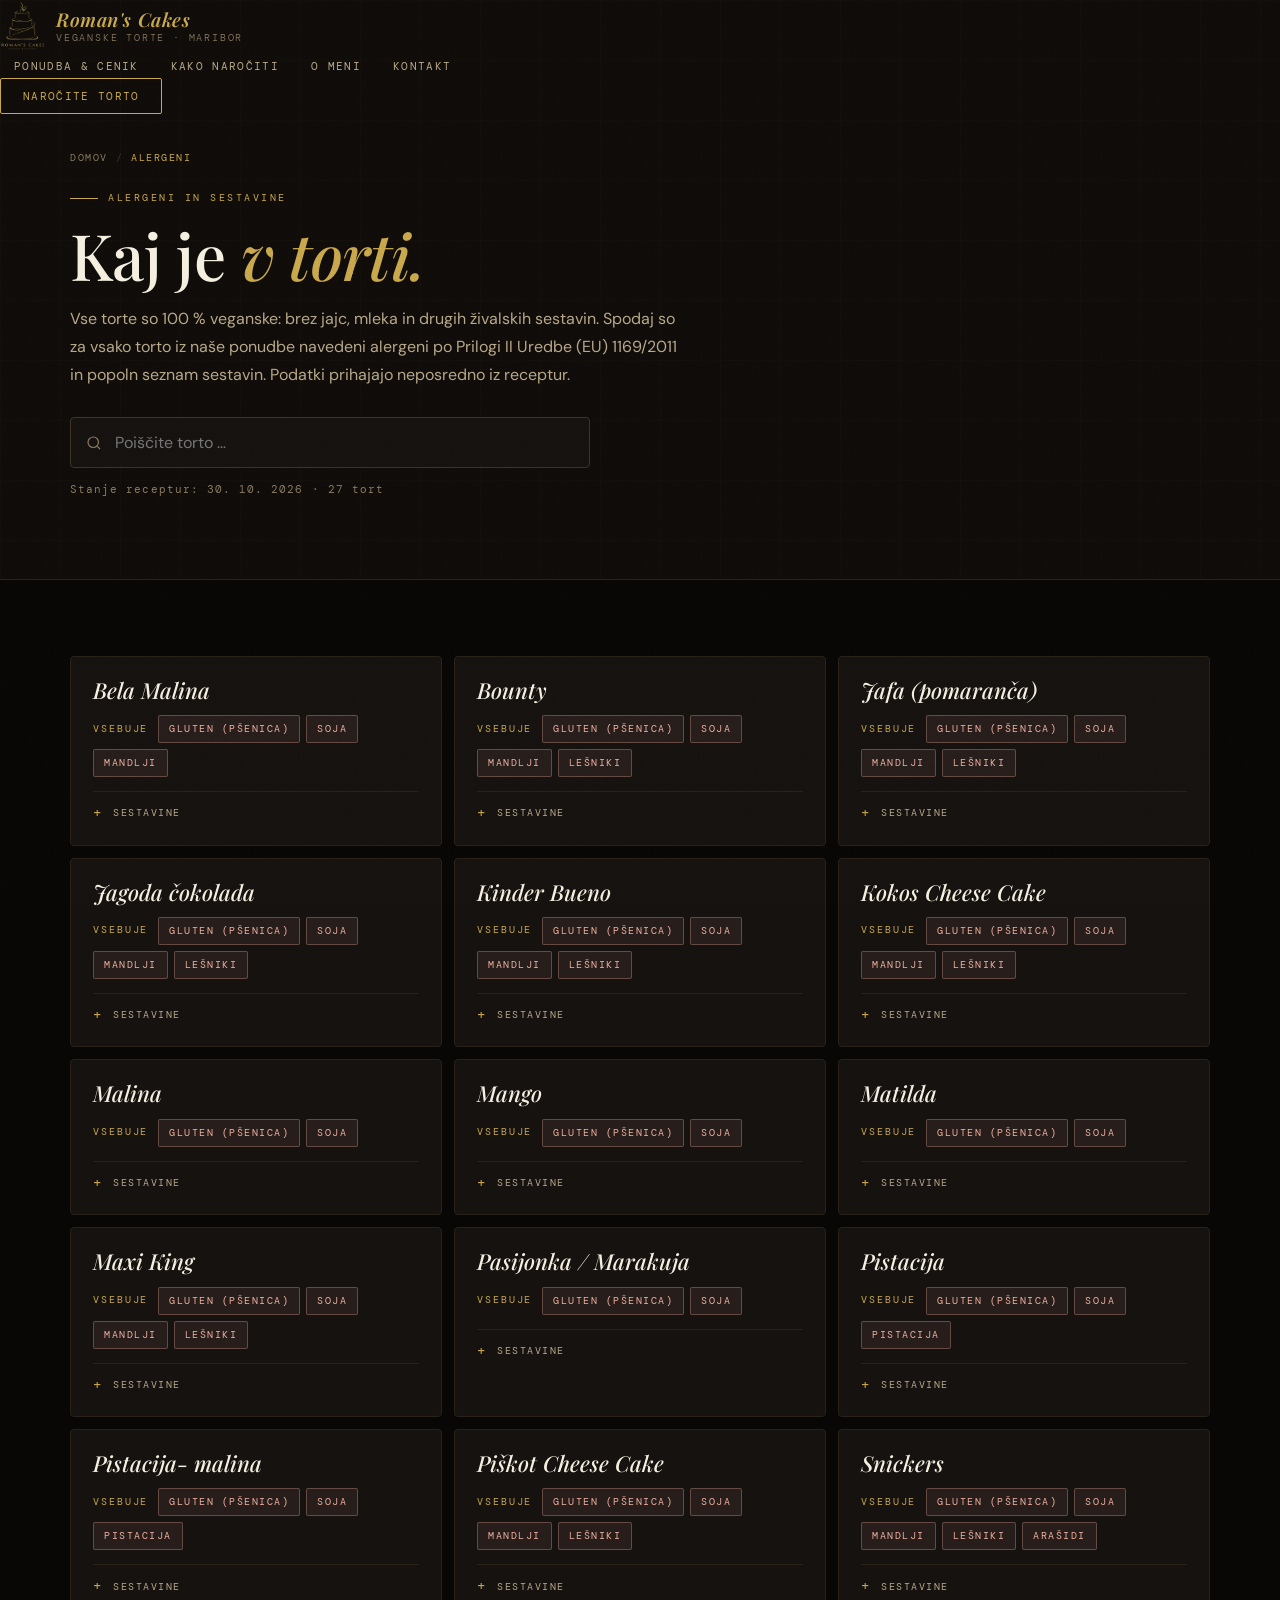
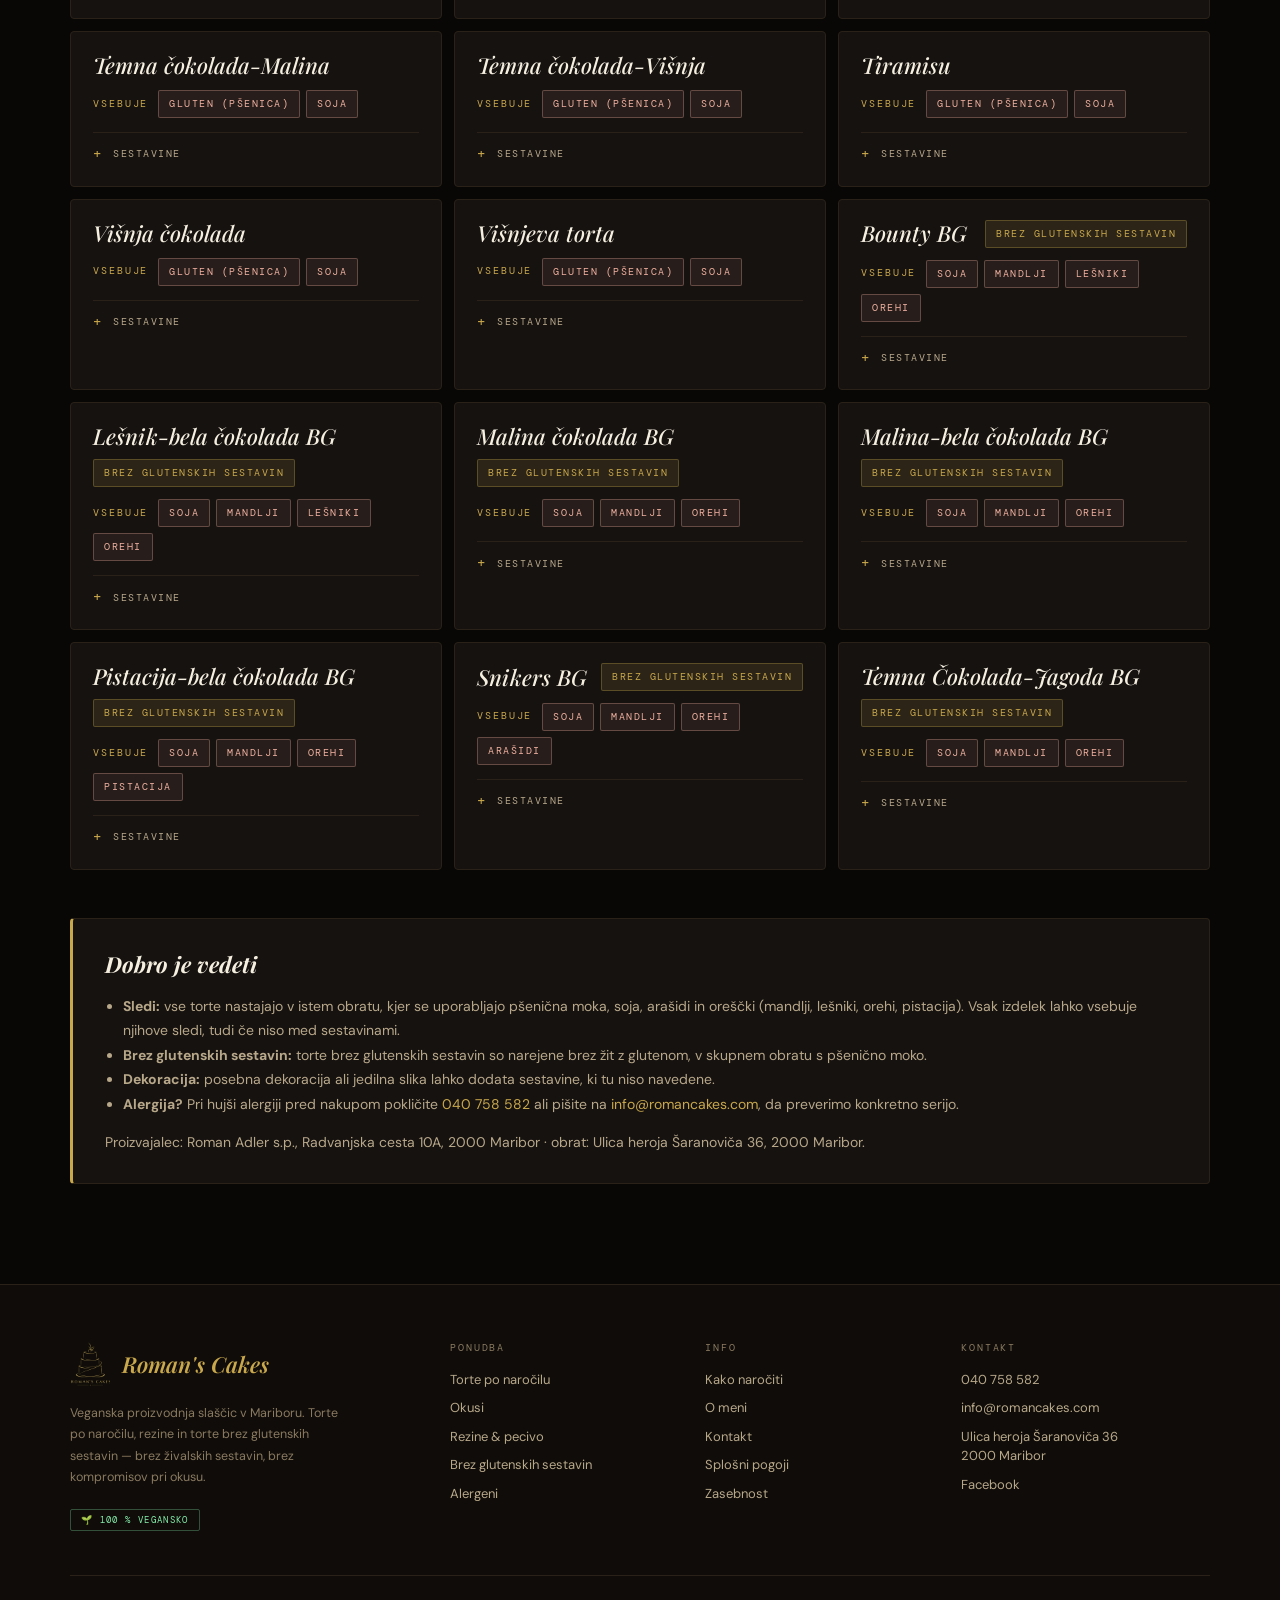
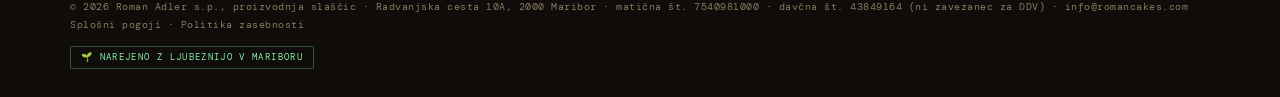
<file: alergeni/index.html>
<!DOCTYPE html>
<html lang="sl">
<head>
<meta charset="UTF-8"><meta name="viewport" content="width=device-width, initial-scale=1.0">
<title>Alergeni in sestavine — Roman's Cakes</title>
<meta name="description" content="Alergeni in sestavine veganskih tort Roman's Cakes po Uredbi (EU) 1169/2011. Podatki iz receptur, stanje 30. 10. 2026.">
<meta name="robots" content="noindex,follow">
<meta name="theme-color" content="#080705">
<link rel="icon" href="../favicon.ico" sizes="any"><link rel="icon" href="../slike/web/icon-512.png" type="image/png"><link rel="apple-touch-icon" href="../slike/web/apple-touch-icon.png">
<link rel="preconnect" href="https://fonts.googleapis.com"><link rel="preconnect" href="https://fonts.gstatic.com" crossorigin>
<link href="https://fonts.googleapis.com/css2?family=Playfair+Display:ital,wght@0,400;0,500;0,600;0,800;1,400;1,600&family=DM+Sans:wght@300;400;500&family=DM+Mono:wght@300;400&display=swap" rel="stylesheet">
<link rel="stylesheet" href="../assets/site.css">
<style>
.page-hero p{max-width:620px}
.isk{margin:28px 0 0;position:relative;max-width:520px}
.isk input{width:100%;background:var(--bg2);border:1px solid var(--border2);border-radius:var(--r);color:var(--cream);font-family:var(--fb);font-size:16px;padding:14px 16px 14px 44px;outline:none;transition:border-color var(--tr)}
.isk input:focus{border-color:var(--gold)}
.isk svg{position:absolute;left:15px;top:50%;transform:translateY(-50%);width:18px;height:18px;stroke:var(--cream3);fill:none;stroke-width:1.6}
.kart-grid{display:grid;grid-template-columns:repeat(auto-fill,minmax(300px,1fr));gap:12px;margin-top:36px}
.kart{background:var(--bg2);border:1px solid var(--border);border-radius:var(--r);padding:20px 22px;scroll-margin-top:90px}
.kart:target{border-color:var(--gold);box-shadow:0 0 0 1px var(--gold)}
.kart.skrij{display:none}
.kart-h{display:flex;align-items:center;justify-content:space-between;gap:10px;flex-wrap:wrap;margin-bottom:12px}
.kart h2{font-family:var(--fd);font-size:22px;font-weight:500;font-style:italic;color:var(--cream);line-height:1.2}
.kart-al{display:flex;flex-wrap:wrap;gap:6px;align-items:center}
.kart-l{font-family:var(--fm);font-size:9.5px;letter-spacing:.2em;text-transform:uppercase;color:var(--gold);margin-right:4px}
.kart .tag{font-size:10px;padding:5px 10px}
.kart details{margin-top:14px;border-top:1px solid var(--border);padding-top:10px}
.kart summary{cursor:pointer;font-family:var(--fm);font-size:10px;letter-spacing:.15em;text-transform:uppercase;color:var(--cream2);list-style:none;display:flex;align-items:center;gap:8px}
.kart summary::-webkit-details-marker{display:none}
.kart summary::before{content:'+';color:var(--gold);font-size:14px;width:12px}
.kart details[open] summary::before{content:'–'}
.kart details p{font-size:13.5px;color:var(--cream2);line-height:1.7;margin-top:10px}
.kart details b{color:var(--cream);font-weight:500}
.nic{display:none;color:var(--cream2);font-size:15px;margin-top:30px}
.nic.pokazi{display:block}
.al-box{background:var(--bg2);border:1px solid var(--border);border-left:3px solid var(--gold);border-radius:var(--r);padding:28px 32px;margin-top:48px}
.al-box h3{font-family:var(--fd);font-style:italic;font-size:22px;color:var(--cream);margin-bottom:12px}
.al-box p,.al-box li{font-size:14px;color:var(--cream2);line-height:1.75}
.al-box ul{margin:8px 0 0 18px}
.al-box p+p{margin-top:10px}
.stanje{font-family:var(--fm);font-size:10.5px;letter-spacing:.1em;color:var(--cream3);margin-top:14px}
@media(max-width:700px){.al-box{padding:22px 20px}.kart{padding:18px}}
</style>
</head>
<body>
<div id="cur-dot" class="cursor" aria-hidden="true"></div><div id="cur-ring" class="cursor-ring" aria-hidden="true"></div>
<div id="grain" class="grain" aria-hidden="true"></div>

<nav id="nav">
  <div class="nav-inner">
    <a href="../" class="nav-logo" aria-label="Roman's Cakes — domov"><img src="../slike/web/logo-gold.png" alt=""><div class="nav-logo-text">Roman's Cakes<span>Veganske torte · Maribor</span></div></a>
    <ul class="nav-links">
      <li><a href="../ponudba/">Ponudba &amp; cenik</a></li>
      <li><a href="../narocilo/">Kako naročiti</a></li>
      <li><a href="../o-nas/">O meni</a></li>
      <li><a href="../kontakt/">Kontakt</a></li>
    </ul>
    <a href="../kontakt/" class="nav-cta">Naročite torto</a>
    <button class="nav-mb" aria-label="Odpri meni" aria-expanded="false" aria-controls="mnav"><span></span><span></span><span></span></button>
  </div>
</nav>
<div id="mnav"><a href="../ponudba/">Ponudba &amp; cenik</a><a href="../narocilo/">Kako naročiti</a><a href="../o-nas/">O meni</a><a href="../kontakt/">Kontakt</a><a href="../kontakt/" class="nav-cta">Naročite torto</a></div>

<main>
<div class="page-hero">
  <div class="wrap">
    <div class="breadcrumb"><a href="../">Domov</a><span>/</span><span class="cur">Alergeni</span></div>
    <div class="lbl">Alergeni in sestavine</div>
    <h1 class="hd">Kaj je <em>v torti.</em></h1>
    <p>Vse torte so 100 % veganske: brez jajc, mleka in drugih živalskih sestavin. Spodaj so za vsako torto iz naše ponudbe navedeni alergeni po Prilogi II Uredbe (EU) 1169/2011 in popoln seznam sestavin. Podatki prihajajo neposredno iz receptur.</p>
    <div class="isk"><svg viewBox="0 0 24 24" aria-hidden="true"><circle cx="11" cy="11" r="7"/><path d="m20 20-3.5-3.5"/></svg><input type="search" id="isk" placeholder="Poiščite torto …" aria-label="Iskanje torte" autocomplete="off"></div>
    <div class="stanje">Stanje receptur: 30. 10. 2026 · 27 tort</div>
  </div>
</div>

<section class="sec" style="padding-top:40px">
  <div class="wrap">
    <div class="kart-grid" id="kartice">
<article class="kart" id="bela-malina" data-ime="bela malina">
  <div class="kart-h"><h2>Bela Malina</h2></div>
  <div class="kart-al"><span class="kart-l">Vsebuje</span><span class="tag tag-a">gluten (pšenica)</span><span class="tag tag-a">soja</span><span class="tag tag-a">mandlji</span></div>
  <details><summary>Sestavine</summary><p><b>SMETANA</b>/<b>STEPANJE</b>, <b>MOKA BELA TIP 550</b>, Rastlinsko mleko (ovseno), Malina sadje, Kokosovo mleko, <b>BELA ČOKOLADA</b> (Kakavovo maslo, sladkor, maltodeksterin, <b>MANDLJEV </b>zdrob, emulator: lecitinsol, aroma vanilije), Fruttidor malina 70% (maline 70%, sladkor, voda, modificiran škrob, naravne arome, sredstvo za uravnavanje kislosti (<b>E330</b>), konzervans (<b>E202</b>)), Sladkor beli kristalni, Vanilin sladkor, Sončnično olje, Rastlinska rama (margarina), Pecilni prašek, Vinski kamen</p></details>
</article>
<article class="kart" id="bounty" data-ime="bounty">
  <div class="kart-h"><h2>Bounty</h2></div>
  <div class="kart-al"><span class="kart-l">Vsebuje</span><span class="tag tag-a">gluten (pšenica)</span><span class="tag tag-a">soja</span><span class="tag tag-a">mandlji</span><span class="tag tag-a">lešniki</span></div>
  <details><summary>Sestavine</summary><p><b>SMETANA</b>/<b>STEPANJE</b>, <b>MOKA BELA TIP 550</b>, Rastlinsko mleko (ovseno), Kokosovo mleko, Granfrutta kokos pire (kokosova krema 58,6%, sladkor, glukozni sirup, kokosovi kosmiči 2,9%, maltodekstrin, rastlinska maščoba (kokos), alkohol, emulgatorji (<b>E471</b>, <b>E477</b>), zgoščevalci, sredstvo za uravnavanje kislosti (mlečna kislina), arome, grahove beljakovine, konzervans (kalijev sorbat). Lahko vsebuje sledi soje, mleka, jajc, <b>MANDLJEV</b>, <b>LEŠNIKOV</b>, <b>OREHOV </b>in <b>PISTACIJ</b>), Sladkor beli kristalni, Vanilin sladkor, <b>TEMNA COKOLADA</b> (rastlinske maščobe (kokos), sladkor, posnet kakav v prahu 12,5%, emulgator: <b>SOJIN </b>lecitin, arome. Lahko vsebuje sledi mleka in oreščkov), <b>JOYCREAM BITTER COKOLADA</b> (sladkor, rastlinska olja (sončnica), posnet kakav v prahu 19%, <b>MANDLJI</b>, <b>LEŠNIKI</b>, emulgator: <b>SOJIN </b>lecitin, arome. Lahko vsebuje sledi mleka in drugih oreščkov), <b>JOYCOVERTURE DARK</b> (rastlinske maščobe (kokos), sladkor, posnet kakav v prahu 12,5%, emulgator: <b>SOJIN </b>lecitin, arome. Lahko vsebuje sledi mleka in oreščkov), Kokosova moka, Sončnično olje, Rastlinska rama (margarina), Pecilni prašek, Vinski kamen</p></details>
</article>
<article class="kart" id="jafa-pomaranca" data-ime="jafa (pomaranča)">
  <div class="kart-h"><h2>Jafa (pomaranča)</h2></div>
  <div class="kart-al"><span class="kart-l">Vsebuje</span><span class="tag tag-a">gluten (pšenica)</span><span class="tag tag-a">soja</span><span class="tag tag-a">mandlji</span><span class="tag tag-a">lešniki</span></div>
  <details><summary>Sestavine</summary><p><b>MOKA BELA TIP 550</b>, Rastlinsko mleko (ovseno), Sladkor beli kristalni, Vanilin sladkor, Sončnično olje, Rastlinska rama (margarina), <b>JOYCREAM BITTER COKOLADA</b> (sladkor, rastlinska olja (sončnica), posnet kakav v prahu 19%, <b>MANDLJI</b>, <b>LEŠNIKI</b>, emulgator: <b>SOJIN </b>lecitin, arome. Lahko vsebuje sledi mleka in drugih oreščkov), Pecilni prašek, Vinski kamen</p></details>
</article>
<article class="kart" id="jagoda-cokolada" data-ime="jagoda čokolada">
  <div class="kart-h"><h2>Jagoda čokolada</h2></div>
  <div class="kart-al"><span class="kart-l">Vsebuje</span><span class="tag tag-a">gluten (pšenica)</span><span class="tag tag-a">soja</span><span class="tag tag-a">mandlji</span><span class="tag tag-a">lešniki</span></div>
  <details><summary>Sestavine</summary><p><b>SMETANA</b>/<b>STEPANJE</b>, <b>MOKA BELA TIP 550</b>, Rastlinsko mleko (ovseno), <b>TEMNA COKOLADA</b> (rastlinske maščobe (kokos), sladkor, posnet kakav v prahu 12,5%, emulgator: <b>SOJIN </b>lecitin, arome. Lahko vsebuje sledi mleka in oreščkov), Jagoda sadje (zamrznjeno), Sladkor beli kristalni, Vanilin sladkor, <b>JOYCOVERTURE DARK</b> (rastlinske maščobe (kokos), sladkor, posnet kakav v prahu 12,5%, emulgator: <b>SOJIN </b>lecitin, arome. Lahko vsebuje sledi mleka in oreščkov), <b>JOYCREAM BITTER COKOLADA</b> (sladkor, rastlinska olja (sončnica), posnet kakav v prahu 19%, <b>MANDLJI</b>, <b>LEŠNIKI</b>, emulgator: <b>SOJIN </b>lecitin, arome. Lahko vsebuje sledi mleka in drugih oreščkov), Sončnično olje, Rastlinska rama (margarina), Pecilni prašek, Vinski kamen</p></details>
</article>
<article class="kart" id="kinder-bueno" data-ime="kinder bueno">
  <div class="kart-h"><h2>Kinder Bueno</h2></div>
  <div class="kart-al"><span class="kart-l">Vsebuje</span><span class="tag tag-a">gluten (pšenica)</span><span class="tag tag-a">soja</span><span class="tag tag-a">mandlji</span><span class="tag tag-a">lešniki</span></div>
  <details><summary>Sestavine</summary><p><b>SMETANA</b>/<b>STEPANJE</b>, <b>MOKA BELA TIP 550</b>, Rastlinsko mleko (ovseno), Kokosovo mleko, <b>JOYPASTE NOCCIOLINA</b> (<b>LEŠNIK</b>) 100% (pražene <b>LEŠNIKE 100</b> %. Lahko vsebuje sledi drugih oreščkov), <b>JOYCREAM BITTER COKOLADA</b> (sladkor, rastlinska olja (sončnica), posnet kakav v prahu 19%, <b>MANDLJI</b>, <b>LEŠNIKI</b>, emulgator: <b>SOJIN </b>lecitin, arome. Lahko vsebuje sledi mleka in drugih oreščkov), Sladkor beli kristalni, Vanilin sladkor, <b>DROBLJENI LEŠNIKI</b>, Sončnično olje, Rastlinska rama (margarina), <b>SLADKOR MLETI</b>, Pecilni prašek, Vinski kamen</p></details>
</article>
<article class="kart" id="kokos-cheese-cake" data-ime="kokos cheese cake">
  <div class="kart-h"><h2>Kokos Cheese Cake</h2></div>
  <div class="kart-al"><span class="kart-l">Vsebuje</span><span class="tag tag-a">gluten (pšenica)</span><span class="tag tag-a">soja</span><span class="tag tag-a">mandlji</span><span class="tag tag-a">lešniki</span></div>
  <details><summary>Sestavine</summary><p><b>SMETANA</b>/<b>STEPANJE</b>, Kokosovo mleko, <b>KEKSI PETIT</b>, Spekulatius, Kokosova moka, <b>JOYCREAM BITTER COKOLADA</b> (sladkor, rastlinska olja (sončnica), posnet kakav v prahu 19%, <b>MANDLJI</b>, <b>LEŠNIKI</b>, emulgator: <b>SOJIN </b>lecitin, arome. Lahko vsebuje sledi mleka in drugih oreščkov), Datelji, Kokosovo olje</p></details>
</article>
<article class="kart" id="malina" data-ime="malina">
  <div class="kart-h"><h2>Malina</h2></div>
  <div class="kart-al"><span class="kart-l">Vsebuje</span><span class="tag tag-a">gluten (pšenica)</span><span class="tag tag-a">soja</span></div>
  <details><summary>Sestavine</summary><p><b>SMETANA</b>/<b>STEPANJE</b>, Kokosovo mleko, Malina sadje, Fruttidor malina 70% (maline 70%, sladkor, voda, modificiran škrob, naravne arome, sredstvo za uravnavanje kislosti (<b>E330</b>), konzervans (<b>E202</b>)), <b>MOKA BELA TIP 550</b>, Rastlinsko mleko (ovseno), Sladkor beli kristalni, Vanilin sladkor, Sončnično olje, Rastlinska rama (margarina), <b>AGAR-AGAR</b>, Pecilni prašek, Vinski kamen</p></details>
</article>
<article class="kart" id="mango" data-ime="mango">
  <div class="kart-h"><h2>Mango</h2></div>
  <div class="kart-al"><span class="kart-l">Vsebuje</span><span class="tag tag-a">gluten (pšenica)</span><span class="tag tag-a">soja</span></div>
  <details><summary>Sestavine</summary><p><b>SMETANA</b>/<b>STEPANJE</b>, <b>MOKA BELA TIP 550</b>, Rastlinsko mleko (ovseno), Granfrutta Mango (pasta, <b>MEC 3</b>) (Zmrznjen mango Alfonso pire (72 %), sladkor, glukozni sirup, rastlinske vlaknine (inulin), maltodekstrin, gostilo: tara gumi, ksantan gumi, sredstvo za uravnavanje kislosti: citronska kislina, jabolčna kislina, barvilo: kurkumin, izvleček paprike, naravne arome, konzervans: kalijev sorbat. Lahko vsebuje sledi soje, mleka, jajc, <b>MANDLJEV</b>, <b>LEŠNIKOV</b>, <b>OREHOV </b>in <b>PISTACIJ</b>), Sladkor beli kristalni, Vanilin sladkor, Sončnično olje, Rastlinska rama (margarina), Pecilni prašek, Vinski kamen</p></details>
</article>
<article class="kart" id="matilda" data-ime="matilda">
  <div class="kart-h"><h2>Matilda</h2></div>
  <div class="kart-al"><span class="kart-l">Vsebuje</span><span class="tag tag-a">gluten (pšenica)</span><span class="tag tag-a">soja</span></div>
  <details><summary>Sestavine</summary><p><b>MOKA BELA TIP 550</b>, Rastlinsko mleko (ovseno), <b>SMETANA</b>/<b>STEPANJE</b>, Sladkor beli kristalni, Kokosovo mleko, <b>TEMNA COKOLADA</b> (rastlinske maščobe (kokos), sladkor, posnet kakav v prahu 12,5%, emulgator: <b>SOJIN </b>lecitin, arome. Lahko vsebuje sledi mleka in oreščkov), Vanilin sladkor, Rastlinska rama (margarina), Kakav 100% v prahu, Pecilni prašek, Vinski kamen, Soda bikarbona</p></details>
</article>
<article class="kart" id="maxi-king" data-ime="maxi king">
  <div class="kart-h"><h2>Maxi King</h2></div>
  <div class="kart-al"><span class="kart-l">Vsebuje</span><span class="tag tag-a">gluten (pšenica)</span><span class="tag tag-a">soja</span><span class="tag tag-a">mandlji</span><span class="tag tag-a">lešniki</span></div>
  <details><summary>Sestavine</summary><p><b>SMETANA</b>/<b>STEPANJE</b>, <b>MOKA BELA TIP 550</b>, Rastlinsko mleko (ovseno), Kokosovo mleko, Karamela, Sladkor beli kristalni, <b>DROBLJENI LEŠNIKI</b>, Vanilin sladkor, <b>TEMNA COKOLADA</b> (rastlinske maščobe (kokos), sladkor, posnet kakav v prahu 12,5%, emulgator: <b>SOJIN </b>lecitin, arome. Lahko vsebuje sledi mleka in oreščkov), <b>JOYCREAM BITTER COKOLADA</b> (sladkor, rastlinska olja (sončnica), posnet kakav v prahu 19%, <b>MANDLJI</b>, <b>LEŠNIKI</b>, emulgator: <b>SOJIN </b>lecitin, arome. Lahko vsebuje sledi mleka in drugih oreščkov), <b>JOYCOVERTURE DARK</b> (rastlinske maščobe (kokos), sladkor, posnet kakav v prahu 12,5%, emulgator: <b>SOJIN </b>lecitin, arome. Lahko vsebuje sledi mleka in oreščkov), <b>BELA ČOKOLADA</b> (Kakavovo maslo, sladkor, maltodeksterin, <b>MANDLJEV </b>zdrob, emulator: lecitinsol, aroma vanilije), Sončnično olje, Rastlinska rama (margarina), Pecilni prašek, Vinski kamen</p></details>
</article>
<article class="kart" id="pasijonka-marakuja" data-ime="pasijonka / marakuja">
  <div class="kart-h"><h2>Pasijonka / Marakuja</h2></div>
  <div class="kart-al"><span class="kart-l">Vsebuje</span><span class="tag tag-a">gluten (pšenica)</span><span class="tag tag-a">soja</span></div>
  <details><summary>Sestavine</summary><p><b>SMETANA</b>/<b>STEPANJE</b>, <b>MOKA BELA TIP 550</b>, Rastlinsko mleko (ovseno), Granfrutta Marakuja (pasta, <b>MEC 3</b>) (Zmrznjena kaša marakuje (46,2 %), sladkor, glukozni sirup, maltodekstrin, rastlinske vlaknine (inulin), gostilo: pektin in tara gumi, naravne arome, sredstvo za uravnavanje kislosti: jabolčna kislina, konzervans: kalijev sorbat, barvila: karoteni. Lahko vsebuje sledi soje, mleka, jajc, <b>MANDLJEV</b>, <b>LEŠNIKOV</b>, <b>OREHOV </b>in <b>PISTACIJ</b>), Sladkor beli kristalni, Vanilin sladkor, Sončnično olje, Rastlinska rama (margarina), Pecilni prašek, Vinski kamen</p></details>
</article>
<article class="kart" id="pistacija" data-ime="pistacija">
  <div class="kart-h"><h2>Pistacija</h2></div>
  <div class="kart-al"><span class="kart-l">Vsebuje</span><span class="tag tag-a">gluten (pšenica)</span><span class="tag tag-a">soja</span><span class="tag tag-a">pistacija</span></div>
  <details><summary>Sestavine</summary><p><b>SMETANA</b>/<b>STEPANJE</b>, <b>MOKA BELA TIP 550</b>, Rastlinsko mleko (ovseno), Kokosovo mleko, <b>JOYPASTE PISTACIJA 100</b> % <b>X 1 KG</b> (pražene <b>PISTACIJE 100</b> %. Lahko vsebuje sledi drugih oreščkov), Sladkor beli kristalni, Vanilin sladkor, Sončnično olje, Rastlinska rama (margarina), Pecilni prašek, Vinski kamen</p></details>
</article>
<article class="kart" id="pistacija-malina" data-ime="pistacija- malina">
  <div class="kart-h"><h2>Pistacija- malina</h2></div>
  <div class="kart-al"><span class="kart-l">Vsebuje</span><span class="tag tag-a">gluten (pšenica)</span><span class="tag tag-a">soja</span><span class="tag tag-a">pistacija</span></div>
  <details><summary>Sestavine</summary><p><b>SMETANA</b>/<b>STEPANJE</b>, <b>MOKA BELA TIP 550</b>, Rastlinsko mleko (ovseno), Kokosovo mleko, Sladkor beli kristalni, Vanilin sladkor, Fruttidor malina 70% (maline 70%, sladkor, voda, modificiran škrob, naravne arome, sredstvo za uravnavanje kislosti (<b>E330</b>), konzervans (<b>E202</b>)), Sončnično olje, <b>JOYPASTE PISTACIJA 100</b> % <b>X 1 KG</b> (pražene <b>PISTACIJE 100</b> %. Lahko vsebuje sledi drugih oreščkov), Rastlinska rama (margarina), Pecilni prašek, Vinski kamen</p></details>
</article>
<article class="kart" id="piskot-cheese-cake" data-ime="piškot cheese cake">
  <div class="kart-h"><h2>Piškot Cheese Cake</h2></div>
  <div class="kart-al"><span class="kart-l">Vsebuje</span><span class="tag tag-a">gluten (pšenica)</span><span class="tag tag-a">soja</span><span class="tag tag-a">mandlji</span><span class="tag tag-a">lešniki</span></div>
  <details><summary>Sestavine</summary><p><b>SMETANA</b>/<b>STEPANJE</b>, Kokosovo mleko, Spekulatius, <b>KEKSI PETIT</b>, <b>JOYCREAM BITTER COKOLADA</b> (sladkor, rastlinska olja (sončnica), posnet kakav v prahu 19%, <b>MANDLJI</b>, <b>LEŠNIKI</b>, emulgator: <b>SOJIN </b>lecitin, arome. Lahko vsebuje sledi mleka in drugih oreščkov), Kokosovo olje</p></details>
</article>
<article class="kart" id="snickers" data-ime="snickers">
  <div class="kart-h"><h2>Snickers</h2></div>
  <div class="kart-al"><span class="kart-l">Vsebuje</span><span class="tag tag-a">gluten (pšenica)</span><span class="tag tag-a">soja</span><span class="tag tag-a">mandlji</span><span class="tag tag-a">lešniki</span><span class="tag tag-a">arašidi</span></div>
  <details><summary>Sestavine</summary><p><b>SMETANA</b>/<b>STEPANJE</b>, <b>MOKA BELA TIP 550</b>, Rastlinsko mleko (ovseno), <b>ARAŠIDOVO MASLO</b>, Karamela, Sladkor beli kristalni, Vanilin sladkor, Sončnično olje, <b>JOYCREAM BITTER COKOLADA</b> (sladkor, rastlinska olja (sončnica), posnet kakav v prahu 19%, <b>MANDLJI</b>, <b>LEŠNIKI</b>, emulgator: <b>SOJIN </b>lecitin, arome. Lahko vsebuje sledi mleka in drugih oreščkov), Rastlinska rama (margarina), <b>ARAŠIDI</b>, Pecilni prašek, Vinski kamen</p></details>
</article>
<article class="kart" id="temna-cokolada-malina" data-ime="temna čokolada-malina">
  <div class="kart-h"><h2>Temna čokolada-Malina</h2></div>
  <div class="kart-al"><span class="kart-l">Vsebuje</span><span class="tag tag-a">gluten (pšenica)</span><span class="tag tag-a">soja</span></div>
  <details><summary>Sestavine</summary><p><b>SMETANA</b>/<b>STEPANJE</b>, Kokosovo mleko, Fruttidor malina 70% (maline 70%, sladkor, voda, modificiran škrob, naravne arome, sredstvo za uravnavanje kislosti (<b>E330</b>), konzervans (<b>E202</b>)), <b>TEMNA COKOLADA</b> (rastlinske maščobe (kokos), sladkor, posnet kakav v prahu 12,5%, emulgator: <b>SOJIN </b>lecitin, arome. Lahko vsebuje sledi mleka in oreščkov), <b>MOKA BELA TIP 550</b>, Rastlinsko mleko (ovseno), Sladkor beli kristalni, Vanilin sladkor, Sončnično olje, Rastlinska rama (margarina), <b>AGAR-AGAR</b>, Pecilni prašek, Vinski kamen</p></details>
</article>
<article class="kart" id="temna-cokolada-visnja" data-ime="temna čokolada-višnja">
  <div class="kart-h"><h2>Temna čokolada-Višnja</h2></div>
  <div class="kart-al"><span class="kart-l">Vsebuje</span><span class="tag tag-a">gluten (pšenica)</span><span class="tag tag-a">soja</span></div>
  <details><summary>Sestavine</summary><p><b>SMETANA</b>/<b>STEPANJE</b>, Kokosovo mleko, <b>TEMNA COKOLADA</b> (rastlinske maščobe (kokos), sladkor, posnet kakav v prahu 12,5%, emulgator: <b>SOJIN </b>lecitin, arome. Lahko vsebuje sledi mleka in oreščkov), Fruttidor Višnja (amarena) 70% (amarene (višnje) 70%, sladkor, voda), <b>MOKA BELA TIP 550</b>, Rastlinsko mleko (ovseno), Sladkor beli kristalni, Vanilin sladkor, Sončnično olje, Rastlinska rama (margarina), <b>AGAR-AGAR</b>, Pecilni prašek, Vinski kamen</p></details>
</article>
<article class="kart" id="tiramisu" data-ime="tiramisu">
  <div class="kart-h"><h2>Tiramisu</h2></div>
  <div class="kart-al"><span class="kart-l">Vsebuje</span><span class="tag tag-a">gluten (pšenica)</span><span class="tag tag-a">soja</span></div>
  <details><summary>Sestavine</summary><p><b>KEKSI PETIT</b>, <b>SMETANA</b>/<b>STEPANJE</b>, Spekulatius, Kava</p></details>
</article>
<article class="kart" id="visnja-cokolada" data-ime="višnja čokolada">
  <div class="kart-h"><h2>Višnja čokolada</h2></div>
  <div class="kart-al"><span class="kart-l">Vsebuje</span><span class="tag tag-a">gluten (pšenica)</span><span class="tag tag-a">soja</span></div>
  <details><summary>Sestavine</summary><p><b>MOKA BELA TIP 550</b>, Rastlinsko mleko (ovseno), Sladkor beli kristalni, Vanilin sladkor, <b>TEMNA COKOLADA</b> (rastlinske maščobe (kokos), sladkor, posnet kakav v prahu 12,5%, emulgator: <b>SOJIN </b>lecitin, arome. Lahko vsebuje sledi mleka in oreščkov), Sončnično olje, Rastlinska rama (margarina), Pecilni prašek, Vinski kamen, <b>SMETANA</b>/<b>STEPANJE</b>, Fruttidor Višnja (amarena) 70% (amarene (višnje) 70%, sladkor, voda)</p></details>
</article>
<article class="kart" id="visnjeva-torta" data-ime="višnjeva torta">
  <div class="kart-h"><h2>Višnjeva torta</h2></div>
  <div class="kart-al"><span class="kart-l">Vsebuje</span><span class="tag tag-a">gluten (pšenica)</span><span class="tag tag-a">soja</span></div>
  <details><summary>Sestavine</summary><p><b>MOKA BELA TIP 550</b>, Rastlinsko mleko (ovseno), Sladkor beli kristalni, Vanilin sladkor, Sončnično olje, Rastlinska rama (margarina), Pecilni prašek, Vinski kamen, Fruttidor Višnja (amarena) 70% (amarene (višnje) 70%, sladkor, voda), <b>SMETANA</b>/<b>STEPANJE</b></p></details>
</article>
<article class="kart" id="bounty-bg" data-ime="bounty bg">
  <div class="kart-h"><h2>Bounty BG</h2><span class="tag tag-g">brez glutenskih sestavin</span></div>
  <div class="kart-al"><span class="kart-l">Vsebuje</span><span class="tag tag-a">soja</span><span class="tag tag-a">mandlji</span><span class="tag tag-a">lešniki</span><span class="tag tag-a">orehi</span></div>
  <details><summary>Sestavine</summary><p>Kokosovo mleko, <b>SMETANA</b>/<b>STEPANJE</b>, Granfrutta kokos pire (kokosova krema 58,6%, sladkor, glukozni sirup, kokosovi kosmiči 2,9%, maltodekstrin, rastlinska maščoba (kokos), alkohol, emulgatorji (<b>E471</b>, <b>E477</b>), zgoščevalci, sredstvo za uravnavanje kislosti (mlečna kislina), arome, grahove beljakovine, konzervans (kalijev sorbat). Lahko vsebuje sledi soje, mleka, jajc, <b>MANDLJEV</b>, <b>LEŠNIKOV</b>, <b>OREHOV </b>in <b>PISTACIJ</b>), <b>OREHI MLETI</b>, <b>MLETI MANDLJI</b>, Kokosova moka, <b>JOYCREAM BITTER COKOLADA</b> (sladkor, rastlinska olja (sončnica), posnet kakav v prahu 19%, <b>MANDLJI</b>, <b>LEŠNIKI</b>, emulgator: <b>SOJIN </b>lecitin, arome. Lahko vsebuje sledi mleka in drugih oreščkov), Kokosovo olje, Datelji</p></details>
</article>
<article class="kart" id="lesnik-bela-cokolada-bg" data-ime="lešnik-bela čokolada bg">
  <div class="kart-h"><h2>Lešnik-bela čokolada BG</h2><span class="tag tag-g">brez glutenskih sestavin</span></div>
  <div class="kart-al"><span class="kart-l">Vsebuje</span><span class="tag tag-a">soja</span><span class="tag tag-a">mandlji</span><span class="tag tag-a">lešniki</span><span class="tag tag-a">orehi</span></div>
  <details><summary>Sestavine</summary><p><b>SMETANA</b>/<b>STEPANJE</b>, Kokosovo mleko, <b>MLETI MANDLJI</b>, <b>OREHI MLETI</b>, <b>BELA ČOKOLADA</b> (Kakavovo maslo, sladkor, maltodeksterin, <b>MANDLJEV </b>zdrob, emulator: lecitinsol, aroma vanilije), <b>SLADKOR MLETI</b>, Datelji, Kokosovo olje, <b>JOYPASTE NOCCIOLINA</b> (<b>LEŠNIK</b>) 100% (pražene <b>LEŠNIKE 100</b> %. Lahko vsebuje sledi drugih oreščkov)</p></details>
</article>
<article class="kart" id="malina-cokolada-bg" data-ime="malina čokolada bg">
  <div class="kart-h"><h2>Malina čokolada BG</h2><span class="tag tag-g">brez glutenskih sestavin</span></div>
  <div class="kart-al"><span class="kart-l">Vsebuje</span><span class="tag tag-a">soja</span><span class="tag tag-a">mandlji</span><span class="tag tag-a">orehi</span></div>
  <details><summary>Sestavine</summary><p><b>SMETANA</b>/<b>STEPANJE</b>, Kokosovo mleko, Malina sadje, Fruttidor malina 70% (maline 70%, sladkor, voda, modificiran škrob, naravne arome, sredstvo za uravnavanje kislosti (<b>E330</b>), konzervans (<b>E202</b>)), <b>MLETI MANDLJI</b>, <b>OREHI MLETI</b>, Kokosova moka, Kokosovo olje, Datelji</p></details>
</article>
<article class="kart" id="malina-bela-cokolada-bg" data-ime="malina-bela čokolada bg">
  <div class="kart-h"><h2>Malina-bela čokolada BG</h2><span class="tag tag-g">brez glutenskih sestavin</span></div>
  <div class="kart-al"><span class="kart-l">Vsebuje</span><span class="tag tag-a">soja</span><span class="tag tag-a">mandlji</span><span class="tag tag-a">orehi</span></div>
  <details><summary>Sestavine</summary><p>Kokosovo mleko, Fruttidor malina 70% (maline 70%, sladkor, voda, modificiran škrob, naravne arome, sredstvo za uravnavanje kislosti (<b>E330</b>), konzervans (<b>E202</b>)), <b>MLETI MANDLJI</b>, <b>OREHI MLETI</b>, <b>BELA ČOKOLADA</b> (Kakavovo maslo, sladkor, maltodeksterin, <b>MANDLJEV </b>zdrob, emulator: lecitinsol, aroma vanilije), Kokosova moka, Kokosovo olje, Datelji</p></details>
</article>
<article class="kart" id="pistacija-bela-cokolada-bg" data-ime="pistacija-bela čokolada bg">
  <div class="kart-h"><h2>Pistacija-bela čokolada BG</h2><span class="tag tag-g">brez glutenskih sestavin</span></div>
  <div class="kart-al"><span class="kart-l">Vsebuje</span><span class="tag tag-a">soja</span><span class="tag tag-a">mandlji</span><span class="tag tag-a">orehi</span><span class="tag tag-a">pistacija</span></div>
  <details><summary>Sestavine</summary><p>Kokosovo mleko, <b>MLETI MANDLJI</b>, <b>OREHI MLETI</b>, <b>BELA ČOKOLADA</b> (Kakavovo maslo, sladkor, maltodeksterin, <b>MANDLJEV </b>zdrob, emulator: lecitinsol, aroma vanilije), <b>JOYPASTE PISTACIJA 100</b> % <b>X 1 KG</b> (pražene <b>PISTACIJE 100</b> %. Lahko vsebuje sledi drugih oreščkov), Kokosova moka, Kokosovo olje, Datelji</p></details>
</article>
<article class="kart" id="snikers-bg" data-ime="snikers bg">
  <div class="kart-h"><h2>Snikers BG</h2><span class="tag tag-g">brez glutenskih sestavin</span></div>
  <div class="kart-al"><span class="kart-l">Vsebuje</span><span class="tag tag-a">soja</span><span class="tag tag-a">mandlji</span><span class="tag tag-a">orehi</span><span class="tag tag-a">arašidi</span></div>
  <details><summary>Sestavine</summary><p>Kokosovo mleko, <b>ARAŠIDOVO MASLO</b>, <b>SMETANA</b>/<b>STEPANJE</b>, Karamela, <b>MLETI MANDLJI</b>, <b>OREHI MLETI</b>, <b>ARAŠIDI</b>, Kokosova moka, Kokosovo olje, Datelji</p></details>
</article>
<article class="kart" id="temna-cokolada-jagoda-bg" data-ime="temna čokolada-jagoda bg">
  <div class="kart-h"><h2>Temna Čokolada-Jagoda BG</h2><span class="tag tag-g">brez glutenskih sestavin</span></div>
  <div class="kart-al"><span class="kart-l">Vsebuje</span><span class="tag tag-a">soja</span><span class="tag tag-a">mandlji</span><span class="tag tag-a">orehi</span></div>
  <details><summary>Sestavine</summary><p><b>SMETANA</b>/<b>STEPANJE</b>, Kokosovo mleko, <b>JAGODE MODIMA GOJENE ZAM</b>, <b>TEMNA COKOLADA</b> (rastlinske maščobe (kokos), sladkor, posnet kakav v prahu 12,5%, emulgator: <b>SOJIN </b>lecitin, arome. Lahko vsebuje sledi mleka in oreščkov), <b>MLETI MANDLJI</b>, <b>OREHI MLETI</b>, Kokosova moka, Kokosovo olje, Datelji</p></details>
</article>
    </div>
    <p class="nic" id="nic">Te torte ni na seznamu. Vprašajte osebje ali nas pokličite na <a href="tel:+38640758582" style="color:var(--gold)">040 758 582</a>.</p>

    <div class="al-box" id="opombe">
      <h3>Dobro je vedeti</h3>
      <ul>
        <li><strong>Sledi:</strong> vse torte nastajajo v istem obratu, kjer se uporabljajo pšenična moka, soja, arašidi in oreščki (mandlji, lešniki, orehi, pistacija). Vsak izdelek lahko vsebuje njihove sledi, tudi če niso med sestavinami.</li>
        <li><strong>Brez glutenskih sestavin:</strong> torte brez glutenskih sestavin so narejene brez žit z glutenom, v skupnem obratu s pšenično moko.</li>
        <li><strong>Dekoracija:</strong> posebna dekoracija ali jedilna slika lahko dodata sestavine, ki tu niso navedene.</li>
        <li><strong>Alergija?</strong> Pri hujši alergiji pred nakupom pokličite <a href="tel:+38640758582" style="color:var(--gold)">040 758 582</a> ali pišite na <a href="mailto:info@romancakes.com" style="color:var(--gold)">info@romancakes.com</a>, da preverimo konkretno serijo.</li>
      </ul>
      <p style="margin-top:14px">Proizvajalec: Roman Adler s.p., Radvanjska cesta 10A, 2000 Maribor · obrat: Ulica heroja Šaranoviča 36, 2000 Maribor.</p>
    </div>
  </div>
</section>
</main>

<footer>
  <div class="wrap">
    <div class="footer-grid">
      <div><div class="footer-brand"><img src="../slike/web/logo-gold.png" alt=""><b>Roman's Cakes</b></div><p class="footer-desc">Veganska proizvodnja slaščic v Mariboru. Torte po naročilu, rezine in torte brez glutenskih sestavin — brez živalskih sestavin, brez kompromisov pri okusu.</p><div style="margin-top:16px"><span class="vegan-badge">🌱 100 % vegansko</span></div></div>
      <div><div class="footer-h">Ponudba</div><ul class="footer-links"><li><a href="../ponudba/#torte">Torte po naročilu</a></li><li><a href="../ponudba/#okusi">Okusi</a></li><li><a href="../ponudba/#rezine">Rezine &amp; pecivo</a></li><li><a href="../ponudba/#brezglutensko">Brez glutenskih sestavin</a></li><li><a href="./">Alergeni</a></li></ul></div>
      <div><div class="footer-h">Info</div><ul class="footer-links"><li><a href="../narocilo/">Kako naročiti</a></li><li><a href="../o-nas/">O meni</a></li><li><a href="../kontakt/">Kontakt</a></li><li><a href="../pogoji/">Splošni pogoji</a></li><li><a href="../zasebnost/">Zasebnost</a></li></ul></div>
      <div><div class="footer-h">Kontakt</div><ul class="footer-links"><li><a href="tel:+38640758582">040 758 582</a></li><li><a href="mailto:info@romancakes.com">info@romancakes.com</a></li><li>Ulica heroja Šaranoviča 36<br>2000 Maribor</li><li><a href="https://www.facebook.com/romanvegancakes" target="_blank" rel="noopener">Facebook</a></li></ul></div>
    </div>
    <div class="footer-bottom"><div class="footer-copy">© <span data-year>2026</span> Roman Adler s.p., proizvodnja slaščic · Radvanjska cesta 10A, 2000 Maribor · matična št. 7540981000 · davčna št. 43849164 (ni zavezanec za DDV) · info@romancakes.com<br><a href="../pogoji/">Splošni pogoji</a> · <a href="../zasebnost/">Politika zasebnosti</a></div><div class="vegan-badge">🌱 Narejeno z ljubeznijo v Mariboru</div></div>
  </div>
</footer>
<script src="../assets/site.js" defer></script>
<script>
(function(){
  var i=document.getElementById('isk'),k=document.querySelectorAll('.kart'),n=document.getElementById('nic');
  function norm(s){return s.toLowerCase().normalize('NFD').replace(/[\u0300-\u036f]/g,'');}
  i.addEventListener('input',function(){
    var q=norm(i.value.trim()),vid=0;
    k.forEach(function(e){var z=!q||norm(e.dataset.ime).indexOf(q)>-1;e.classList.toggle('skrij',!z);if(z)vid++;});
    n.classList.toggle('pokazi',vid===0);
  });
})();
</script>
</body>
</html>
</file>
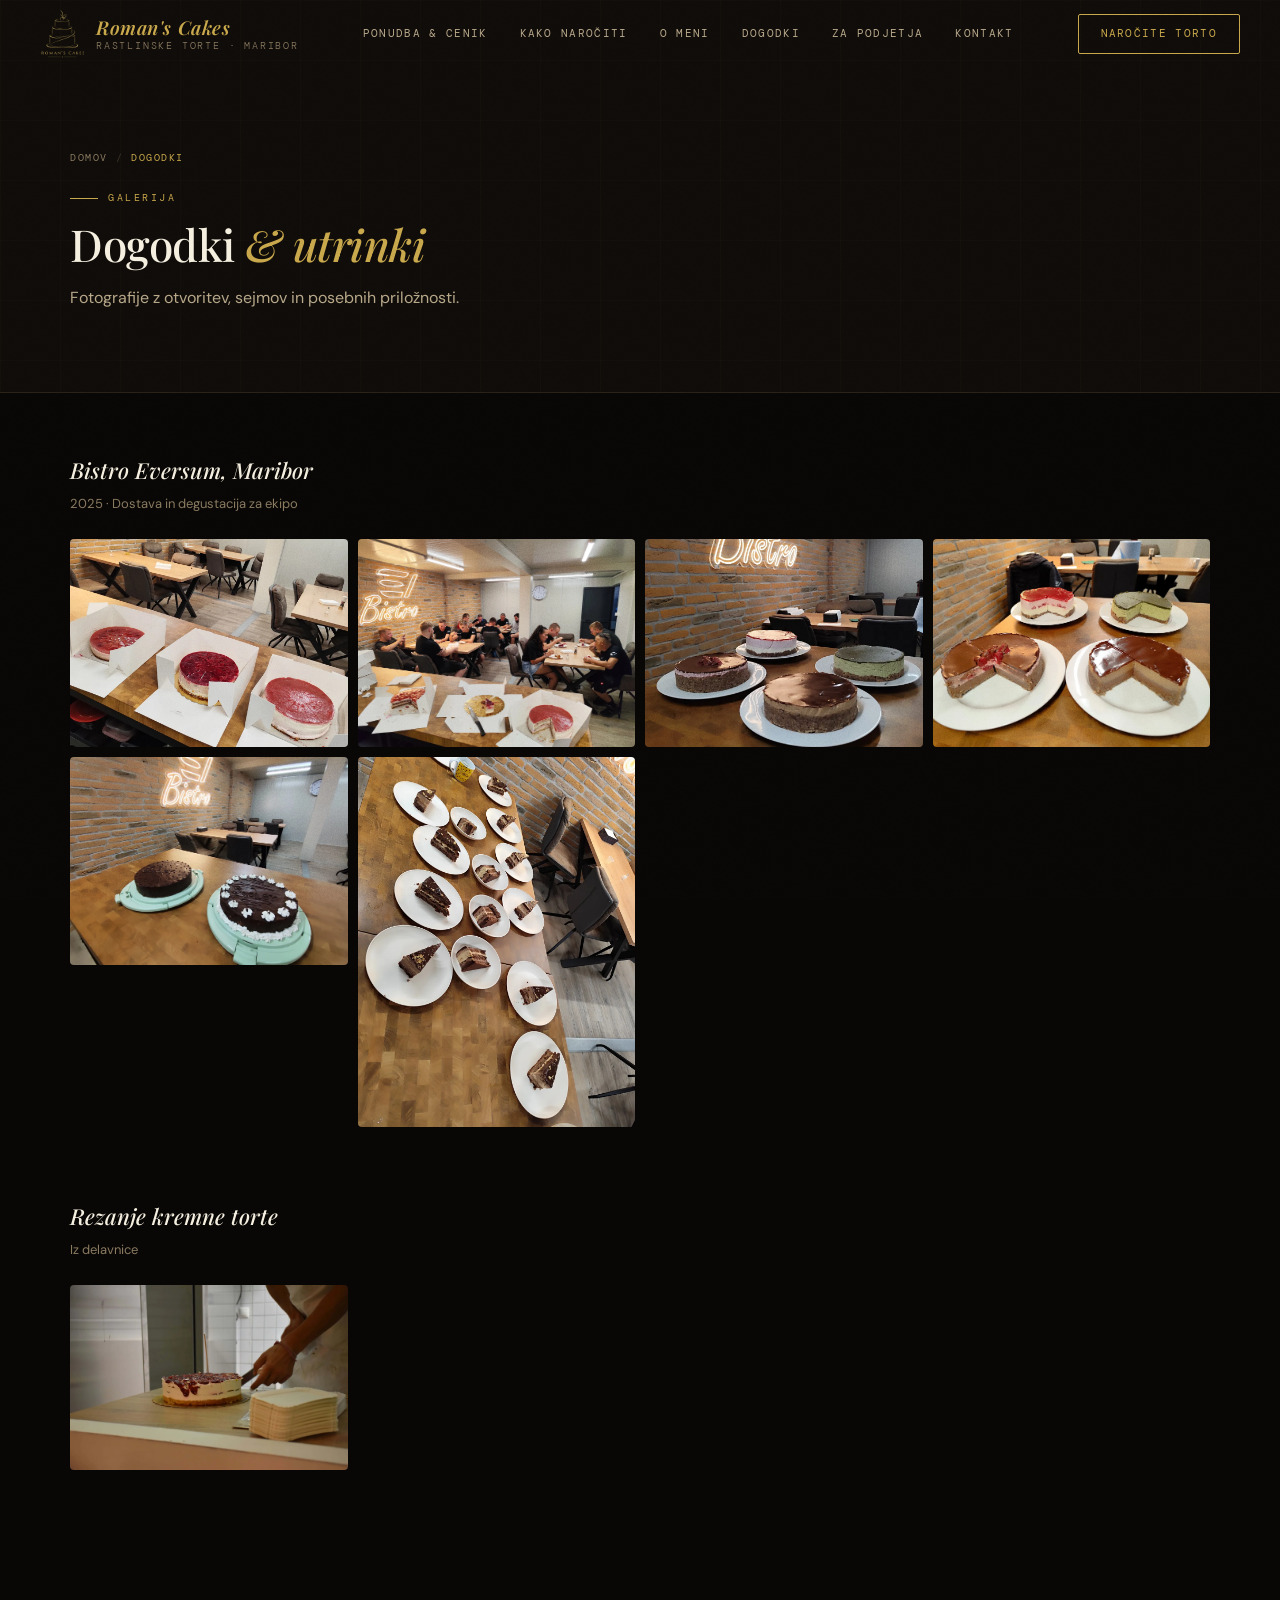
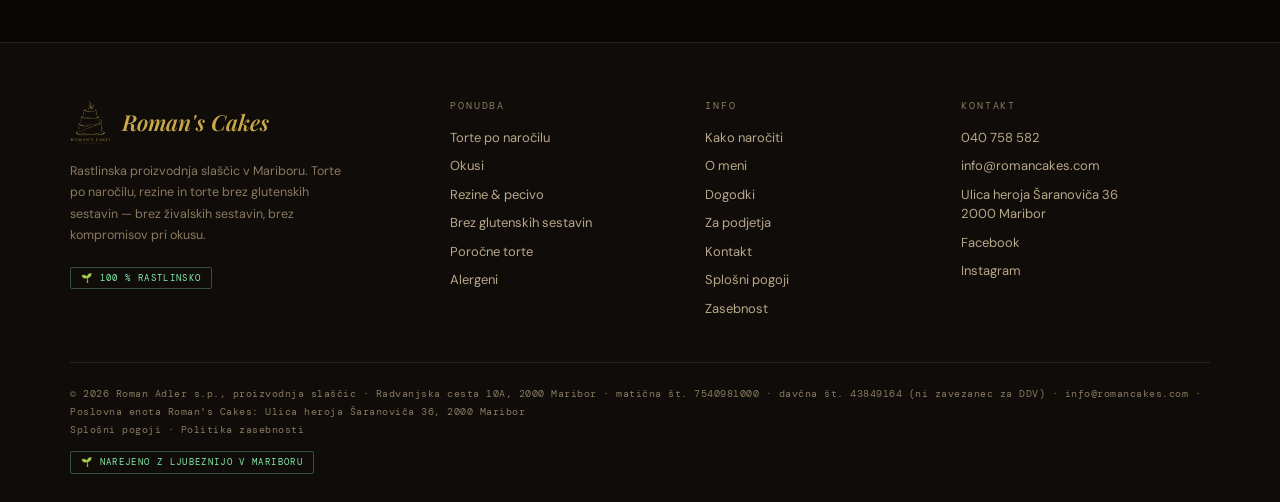
<file: dogodki/index.html>
<!DOCTYPE html>
<html lang="sl">
<head>
<meta charset="UTF-8"><meta name="viewport" content="width=device-width, initial-scale=1.0">
<title>Dogodki — Roman's Cakes</title>
<meta name="description" content="Fotografije z otvoritev, sejmov in posebnih dogodkov Roman's Cakes — veganske torte po naročilu, Maribor.">
<meta name="theme-color" content="#080705">
<meta property="og:url" content="https://romancakes.com/dogodki/">
<meta property="og:type" content="website">
<meta property="og:locale" content="sl_SI">
<meta name="twitter:card" content="summary_large_image">
<meta property="og:image" content="https://romancakes.com/slike/web/torta-lesnik.webp">
<link rel="canonical" href="https://romancakes.com/dogodki/">
<link rel="icon" href="../favicon.ico" sizes="any"><link rel="icon" href="../slike/web/icon-512.png" type="image/png"><link rel="apple-touch-icon" href="../slike/web/apple-touch-icon.png">
<link rel="preconnect" href="https://fonts.googleapis.com"><link rel="preconnect" href="https://fonts.gstatic.com" crossorigin>
<link href="https://fonts.googleapis.com/css2?family=Playfair+Display:ital,wght@0,400;0,500;0,600;0,800;1,400;1,600&family=DM+Sans:wght@300;400;500&family=DM+Mono:wght@300;400&display=swap" rel="stylesheet">
<link rel="stylesheet" href="../assets/site.css?v=2">
<style>
.gallery-grid{display:grid;grid-template-columns:repeat(auto-fill,minmax(260px,1fr));gap:10px}
.gallery-item{position:relative;overflow:hidden;border-radius:var(--r);background:var(--bg2)}
.gallery-item img{width:100%;height:100%;object-fit:cover;display:block;transition:transform .5s var(--ease)}
.gallery-item:hover img{transform:scale(1.04)}
.gallery-item--tall{grid-row:span 2}
.event-group{margin-bottom:72px}
.event-group-title{font-family:var(--fd);font-size:22px;font-style:italic;font-weight:500;color:var(--cream);margin:0 0 6px}
.event-group-meta{font-size:13px;color:var(--cream3);margin:0 0 24px;font-family:var(--dm)}
.gallery-empty{padding:80px 0;text-align:center;color:var(--cream3);font-size:15px}
.gallery-empty strong{display:block;font-family:var(--fd);font-size:26px;font-style:italic;color:var(--cream);margin-bottom:8px;font-weight:400}
</style>
</head>
<body>
<div id="cur-dot"></div><div id="cur-ring"></div>
<div id="grain"></div>
<div id="pg-overlay"></div>

<nav id="nav" aria-label="Glavna navigacija">
  <div class="nav-i">
    <a href="../" class="nav-logo" aria-label="Roman's Cakes — domov"><img src="../slike/web/logo-gold.png" alt="Roman's Cakes"><div class="nav-logo-text">Roman's Cakes<span>Rastlinske torte · Maribor</span></div></a>
    <ul class="nav-links">
      <li><a href="../ponudba/">Ponudba &amp; cenik</a></li>
      <li><a href="../narocilo/">Kako naročiti</a></li>
      <li><a href="../o-nas/">O meni</a></li>
      <li><a href="../dogodki/" aria-current="page">Dogodki</a></li>
      <li><a href="../b2b/">Za podjetja</a></li><li><a href="../kontakt/">Kontakt</a></li>
    </ul>
    <a href="../kontakt/" class="nav-cta">Naročite torto</a>
    <button class="nav-mb" aria-label="Odpri meni" aria-expanded="false" aria-controls="mnav"><span></span><span></span><span></span></button>
  </div>
</nav>
<div id="mnav"><a href="../ponudba/">Ponudba &amp; cenik</a><a href="../narocilo/">Kako naročiti</a><a href="../o-nas/">O meni</a><a href="../dogodki/">Dogodki</a><a href="../b2b/">Za podjetja</a><a href="../kontakt/">Kontakt</a><a href="../kontakt/" class="nav-cta">Naročite torto</a></div>

<main>
<div class="page-hero">
  <div class="wrap">
    <div class="breadcrumb"><a href="../">Domov</a><span>/</span><span class="cur">Dogodki</span></div>
    <div class="lbl">Galerija</div>
    <h1 class="hd hd-s">Dogodki <em>&amp; utrinki</em></h1>
    <p>Fotografije z otvoritev, sejmov in posebnih priložnosti.</p>
  </div>
</div>

<section class="sec" style="padding-top:60px">
  <div class="wrap">

    <div class="event-group">
      <p class="event-group-title">Bistro Eversum, Maribor</p>
      <p class="event-group-meta">2025 · Dostava in degustacija za ekipo</p>
      <div class="gallery-grid">
        <div class="gallery-item" style="aspect-ratio:4/3"><img src="../slike/web/dogotki/bistro-eversum-torte.webp" alt="Tri rastlinske torte v škatlah pred praznim bistrojem" loading="lazy" width="1050" height="1400"></div>
        <div class="gallery-item" style="aspect-ratio:4/3"><img src="../slike/web/dogotki/bistro-eversum-gostje.webp" alt="Ekipa pri degustaciji tort v bistrou Eversum" loading="lazy" width="1400" height="1050"></div>
        <div class="gallery-item" style="aspect-ratio:4/3"><img src="../slike/web/dogotki/dogodek%20bistro%20Eversum5.webp" alt="Štiri brezglutenske torte pred neon Bistro znakom" loading="lazy" width="1050" height="1400"></div>
        <div class="gallery-item" style="aspect-ratio:4/3"><img src="../slike/web/dogotki/BG%20tortice.webp" alt="Štiri brezglutenske torte presekane — pogled na plasti" loading="lazy" width="1400" height="1050"></div>
        <div class="gallery-item" style="aspect-ratio:4/3"><img src="../slike/web/dogotki/dogodek%20bistro%20Eversum4.webp" alt="Dve čokoladni Sacher torti na vrtljivi plošči" loading="lazy" width="1400" height="1052"></div>
        <div class="gallery-item" style="aspect-ratio:3/4"><img src="../slike/web/dogotki/bistro-eversum-kosi.webp" alt="Kosi čokoladne torte razporejeni na krožnikih" loading="lazy" width="1050" height="1400"></div>
      </div>
    </div>

    <div class="event-group">
      <p class="event-group-title">Rezanje kremne torte</p>
      <p class="event-group-meta">Iz delavnice</p>
      <div class="gallery-grid">
        <div class="gallery-item" style="aspect-ratio:3/2"><img src="../slike/web/dogotki/kremna-rezanje.webp" alt="Rezanje kremne torte z malino v delavnici" loading="lazy" width="1400" height="934"></div>
      </div>
    </div>

  </div>
</section>
</main>

<footer>
  <div class="wrap">
    <div class="footer-grid">
      <div><div class="footer-brand"><img src="../slike/web/logo-gold.png" alt="Roman's Cakes"><b>Roman's Cakes</b></div><p class="footer-desc">Rastlinska proizvodnja slaščic v Mariboru. Torte po naročilu, rezine in torte brez glutenskih sestavin — brez živalskih sestavin, brez kompromisov pri okusu.</p><div style="margin-top:16px"><span class="vegan-badge">🌱 100 % rastlinsko</span></div></div>
      <div><div class="footer-h">Ponudba</div><ul class="footer-links"><li><a href="../ponudba/#torte">Torte po naročilu</a></li><li><a href="../ponudba/#okusi">Okusi</a></li><li><a href="../ponudba/#rezine">Rezine &amp; pecivo</a></li><li><a href="../ponudba/#brezglutensko">Brez glutenskih sestavin</a></li><li><a href="../ponudba/#porocne">Poročne torte</a></li><li><a href="../alergeni/">Alergeni</a></li></ul></div>
      <div><div class="footer-h">Info</div><ul class="footer-links"><li><a href="../narocilo/">Kako naročiti</a></li><li><a href="../o-nas/">O meni</a></li><li><a href="../dogodki/">Dogodki</a></li><li><a href="../b2b/">Za podjetja</a></li><li><a href="../kontakt/">Kontakt</a></li><li><a href="../pogoji/">Splošni pogoji</a></li><li><a href="../zasebnost/">Zasebnost</a></li></ul></div>
      <div><div class="footer-h">Kontakt</div><ul class="footer-links"><li><a href="tel:+38640758582">040 758 582</a></li><li><a href="mailto:info@romancakes.com">info@romancakes.com</a></li><li>Ulica heroja Šaranoviča 36<br>2000 Maribor</li><li><a href="https://www.facebook.com/romanvegancakes" target="_blank" rel="noopener">Facebook</a></li><li><a href="https://www.instagram.com/romanvegancakes" target="_blank" rel="noopener">Instagram</a></li></ul></div>
    </div>
    <div class="footer-bottom"><div class="footer-copy">© <span data-year>2026</span> Roman Adler s.p., proizvodnja slaščic · Radvanjska cesta 10A, 2000 Maribor · matična št. 7540981000 · davčna št. 43849164 (ni zavezanec za DDV) · info@romancakes.com · Poslovna enota Roman's Cakes: Ulica heroja Šaranoviča 36, 2000 Maribor<br><a href="../pogoji/">Splošni pogoji</a> · <a href="../zasebnost/">Politika zasebnosti</a></div><div class="vegan-badge">🌱 Narejeno z ljubeznijo v Mariboru</div></div>
  </div>
</footer>
<script src="../assets/site.js" defer></script>
<!-- Cloudflare Web Analytics --><script type='module' src='https://static.cloudflareinsights.com/beacon.min.js' data-cf-beacon='{"token": "7ed55e5bab9a4c5582dab059dba5359e"}'></script><!-- End Cloudflare Web Analytics -->
</body>
</html>
</file>
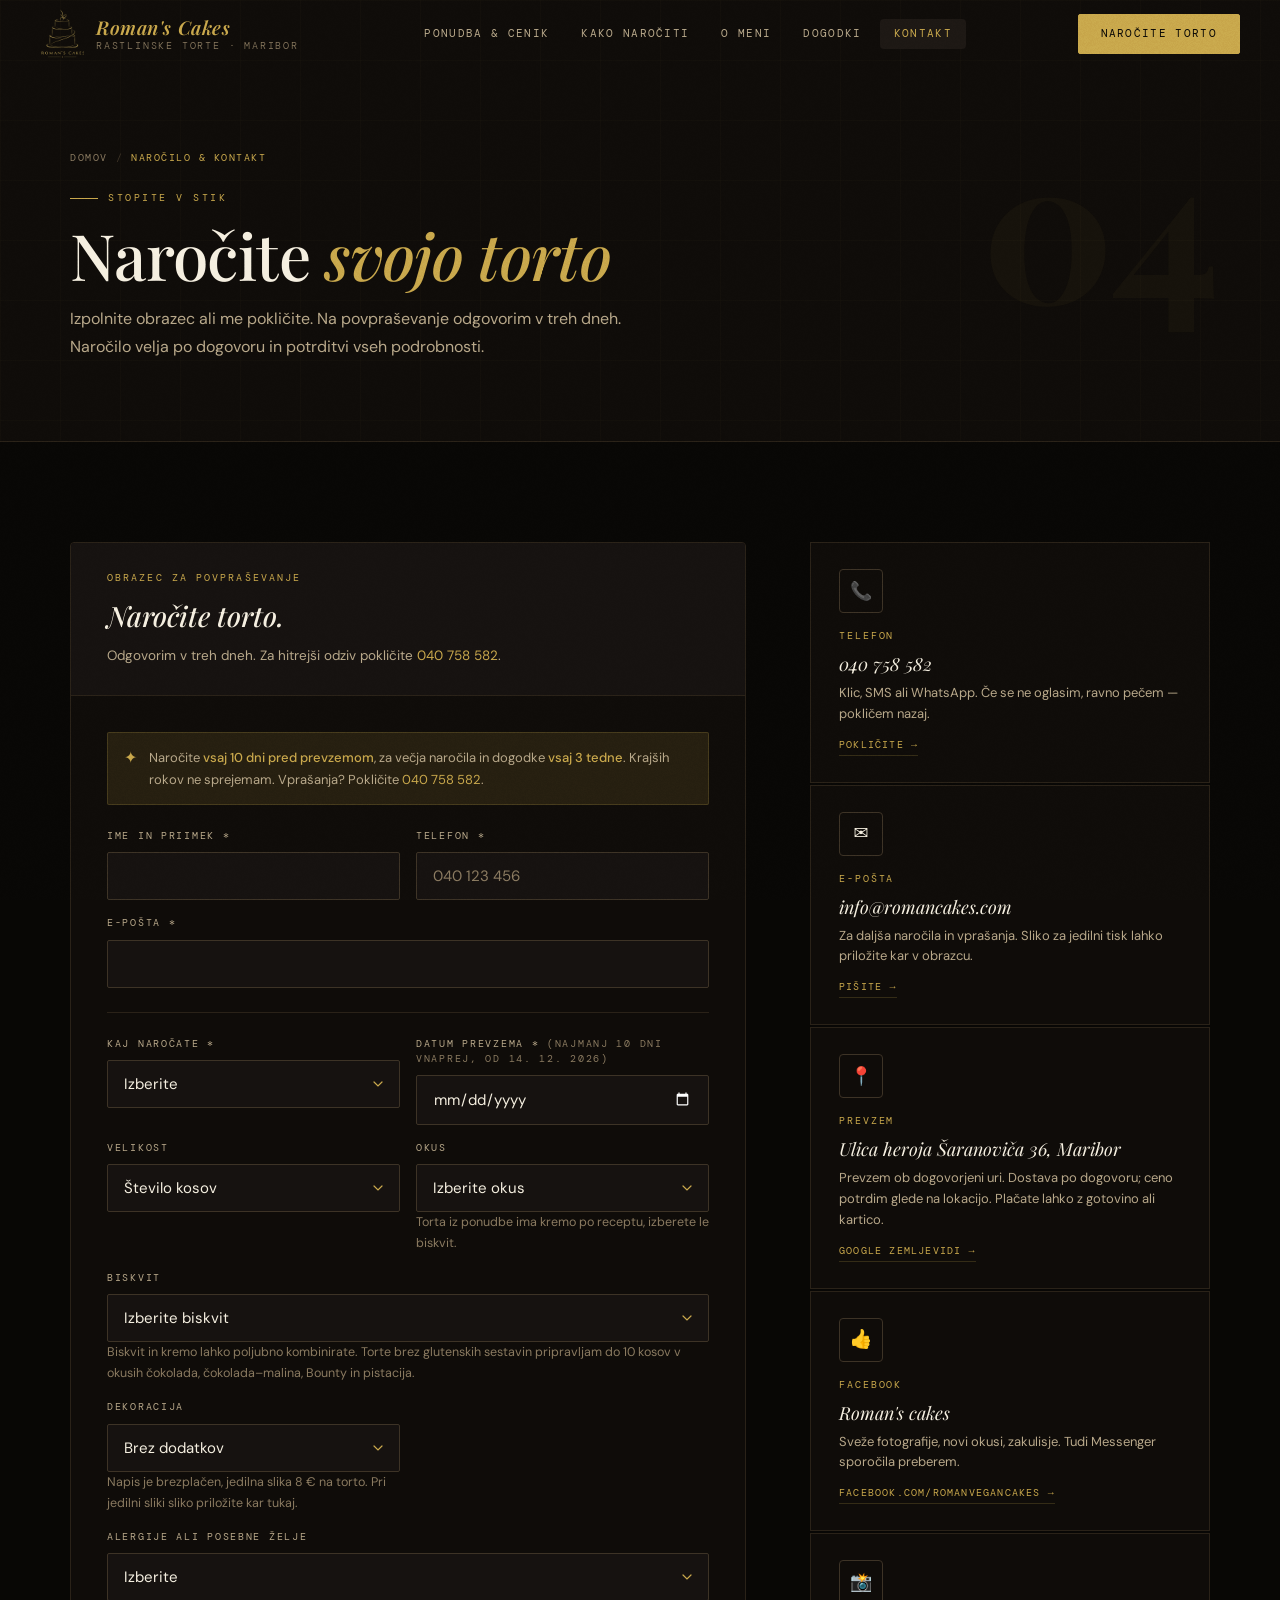
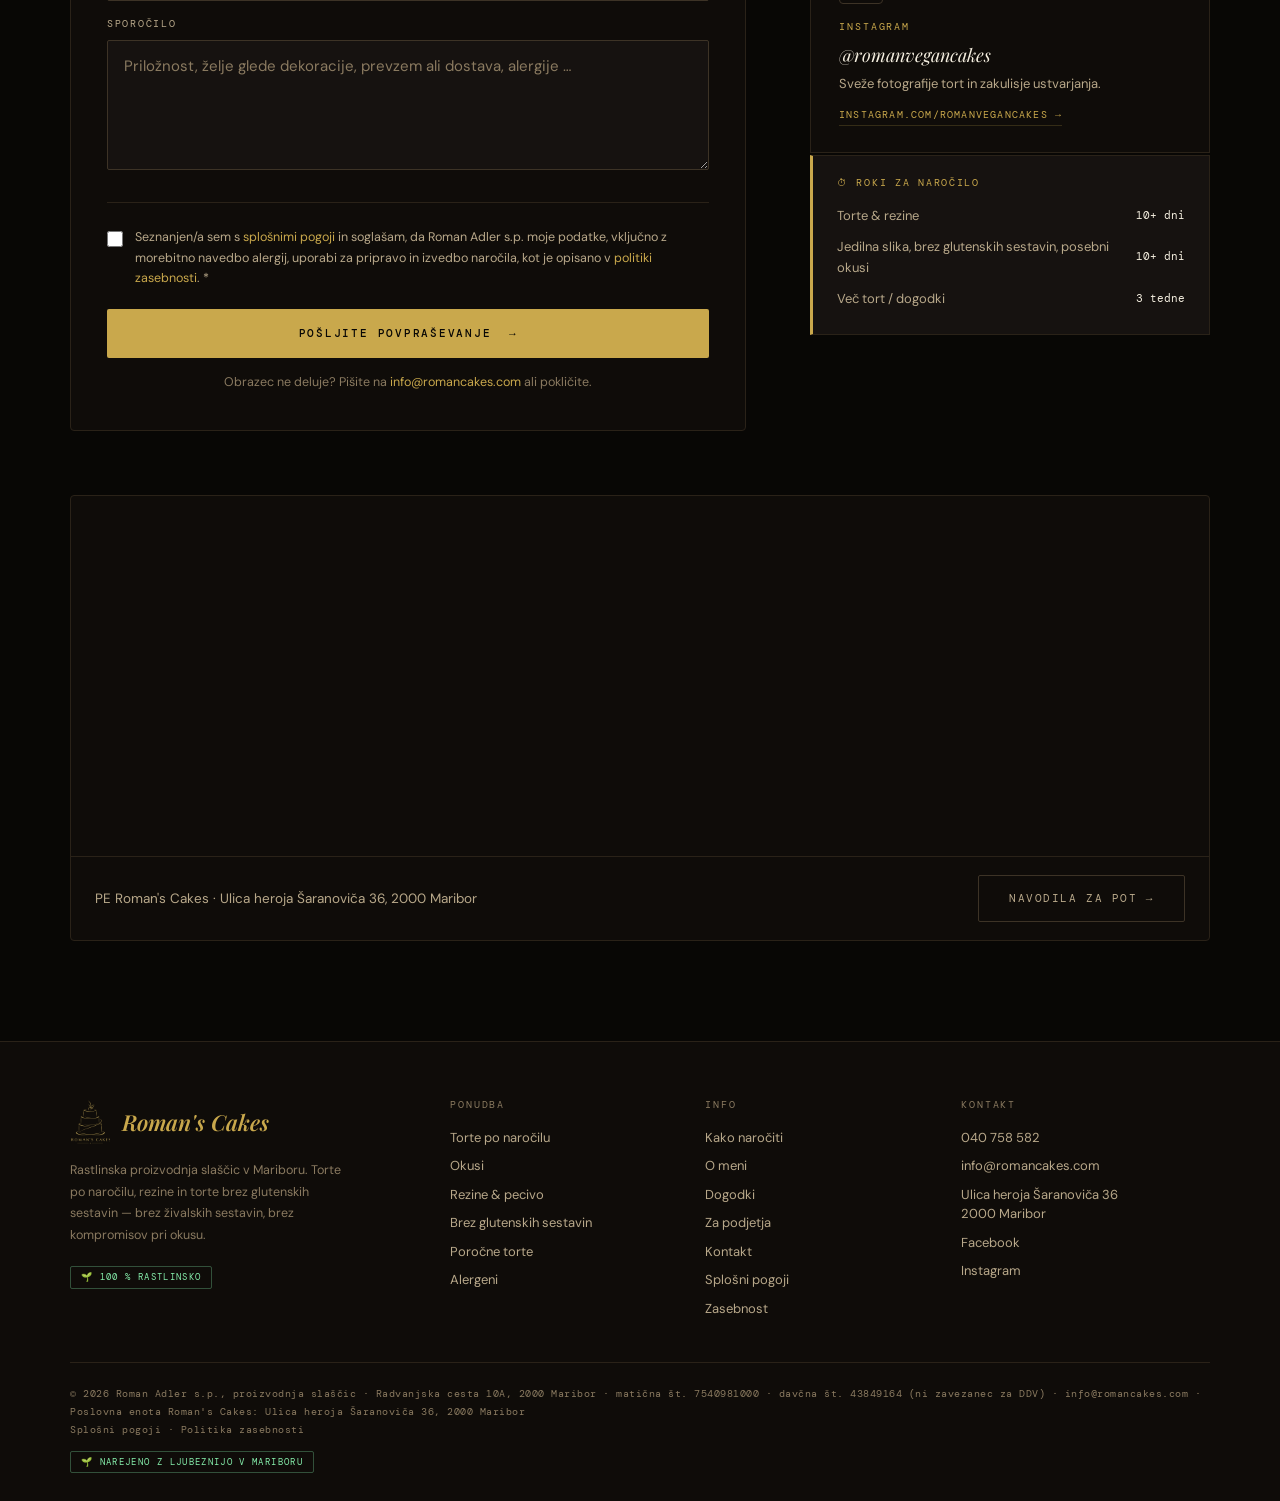
<file: kontakt/index.html>
<!DOCTYPE html>
<html lang="sl">
<head>
<meta charset="UTF-8"><meta name="viewport" content="width=device-width, initial-scale=1.0">
<title>Naročilo &amp; kontakt — Roman's Cakes, veganske torte Maribor</title>
<meta name="description" content="Naročite vegansko torto po naročilu v Mariboru — Roman's Cakes: obrazec, telefon 040 758 582, e-pošta. Torte brez jajc, brez laktoze, brez glutenskih sestavin.">
<meta property="og:title" content="Naročilo &amp; kontakt — Roman's Cakes">
<meta property="og:description" content="Pošljite povpraševanje za torto po naročilu. Odgovorim v treh dneh, prevzem v Mariboru.">
<meta property="og:image" content="https://romancakes.com/slike/web/torta-vse-najboljse.webp">
<meta property="og:url" content="https://romancakes.com/kontakt/">
<meta property="og:type" content="website">
<meta property="og:locale" content="sl_SI">
<meta name="twitter:card" content="summary_large_image">
<meta name="theme-color" content="#080705">
<link rel="canonical" href="https://romancakes.com/kontakt/">
<link rel="icon" href="../favicon.ico" sizes="any"><link rel="icon" href="../slike/web/icon-512.png" type="image/png"><link rel="apple-touch-icon" href="../slike/web/apple-touch-icon.png">
<link rel="preconnect" href="https://fonts.googleapis.com"><link rel="preconnect" href="https://fonts.gstatic.com" crossorigin>
<link href="https://fonts.googleapis.com/css2?family=Playfair+Display:ital,wght@0,400;0,500;0,600;0,800;1,400;1,600&family=DM+Sans:wght@300;400;500&family=DM+Mono:wght@300;400&display=swap" rel="stylesheet">
<link rel="stylesheet" href="../assets/site.css?v=2">
<script src="https://challenges.cloudflare.com/turnstile/v0/api.js" async defer></script>
<style>
.contact-grid{display:grid;grid-template-columns:1fr 400px;gap:64px;align-items:start;margin-top:60px}
.form-card{background:var(--bg1);border:1px solid var(--border);border-radius:var(--r);overflow:hidden}
.form-header{padding:28px 36px;border-bottom:1px solid var(--border);background:var(--bg2)}
.form-header-label{font-family:var(--fm);font-size:9.5px;letter-spacing:.22em;text-transform:uppercase;color:var(--gold);margin-bottom:8px}
.form-header h2{font-family:var(--fd);font-size:clamp(22px,2.5vw,28px);font-weight:500;font-style:italic;color:var(--cream)}
.form-header p{font-size:13.5px;color:var(--cream2);margin-top:6px;line-height:1.65}
.form-body{padding:36px}
.form-row{display:grid;grid-template-columns:1fr 1fr;gap:16px;margin-bottom:16px}
.form-group{margin-bottom:16px}
.form-warn{margin-top:8px;padding:10px 12px;font-size:13px;line-height:1.6;color:#f0c9b4;background:rgba(192,80,50,.14);border:1px solid rgba(192,80,50,.45);border-radius:2px}
.form-input[type=file]{padding:10px 12px;font-size:13px;cursor:pointer}
.form-input[type=file]::file-selector-button{font:inherit;font-size:12px;color:var(--gold);background:transparent;border:1px solid var(--gold);padding:6px 12px;margin-right:12px;cursor:pointer}
.form-input.je-napaka{border-color:rgba(192,80,50,.8)}
[hidden]{display:none!important}
.form-label{font-family:var(--fm);font-size:9.5px;letter-spacing:.18em;text-transform:uppercase;color:var(--cream2);margin-bottom:8px;display:block}
.form-input,.form-select,.form-textarea{width:100%;background:var(--bg2);border:1px solid var(--border2);border-radius:2px;color:var(--cream);font-family:var(--fb);font-size:15px;padding:13px 16px;transition:border-color var(--tr),background var(--tr);outline:none;color-scheme:dark}
.form-input::placeholder,.form-textarea::placeholder{color:var(--cream3)}
.form-input:focus,.form-select:focus,.form-textarea:focus{border-color:var(--gold);background:var(--bg3)}
.form-input:user-invalid{border-color:#e07a6a}
.form-select{appearance:none;background-image:url("data:image/svg+xml,%3Csvg xmlns='http://www.w3.org/2000/svg' width='10' height='6' fill='none'%3E%3Cpath d='M1 1l4 4 4-4' stroke='%23c9a84c' stroke-width='1.2' stroke-linecap='round'/%3E%3C/svg%3E");background-repeat:no-repeat;background-position:right 16px center;padding-right:40px}
.form-select option{background:var(--bg2);color:var(--cream)}
.form-textarea{resize:vertical;min-height:130px;line-height:1.65}
.form-divider{height:1px;background:var(--border);margin:24px 0}
.form-notice{display:flex;gap:12px;padding:14px 16px;background:var(--golda);border:1px solid rgba(201,168,76,.2);border-radius:2px;margin-bottom:24px}
.form-notice-icon{color:var(--gold);font-size:16px;flex-shrink:0;line-height:1.4}
.form-notice p{font-size:13px;color:var(--cream2);line-height:1.65}
.form-notice strong{color:var(--gold);font-weight:500}
.form-submit{width:100%;padding:16px 30px;background:var(--gold);color:var(--bg0);font-family:var(--fm);font-size:11px;letter-spacing:.16em;text-transform:uppercase;border:none;border-radius:2px;font-weight:500;transition:all var(--tr);cursor:pointer}
.form-submit:hover{background:var(--gold2)}
.form-submit:disabled{opacity:.6;cursor:wait}
.consent{display:flex;gap:12px;align-items:flex-start;font-size:12.5px;color:var(--cream2);line-height:1.65;margin-bottom:20px}
.consent input{margin-top:4px;accent-color:var(--gold);width:16px;height:16px;flex-shrink:0}
.consent a{color:var(--gold)}
.form-success{display:none;text-align:center;padding:60px 36px}
.form-success.show{display:block}
.form-success-icon{font-size:44px;margin-bottom:20px;color:var(--gold)}
.form-success h2{font-family:var(--fd);font-size:28px;font-style:italic;color:var(--gold);margin-bottom:10px}
.form-success p{font-size:14.5px;color:var(--cream2);line-height:1.7}
.contact-sidebar{display:flex;flex-direction:column;gap:2px}
.contact-block{background:var(--bg1);border:1px solid var(--border);padding:26px 28px;transition:border-color 300ms}
.contact-block:hover{border-color:var(--border2)}
.contact-block-icon{width:44px;height:44px;border:1px solid var(--border2);border-radius:var(--r);display:flex;align-items:center;justify-content:center;font-size:18px;margin-bottom:16px;transition:border-color 250ms,background 250ms}
.contact-block:hover .contact-block-icon{border-color:var(--gold);background:var(--golda)}
.contact-block-label{font-family:var(--fm);font-size:9.5px;letter-spacing:.2em;text-transform:uppercase;color:var(--gold);margin-bottom:6px}
.contact-block-val{font-family:var(--fd);font-size:18px;font-style:italic;color:var(--cream);margin-bottom:4px;word-break:break-word}
.contact-block-sub{font-size:13px;color:var(--cream2);line-height:1.6}
.contact-block-link{display:inline-flex;align-items:center;gap:6px;margin-top:12px;font-family:var(--fm);font-size:10px;letter-spacing:.12em;text-transform:uppercase;color:var(--gold);border-bottom:1px solid rgba(201,168,76,.2);padding-bottom:2px;transition:border-color 200ms}
.contact-block-link:hover{border-color:var(--gold)}
.lt{background:var(--bg2);border:1px solid var(--border);border-left:3px solid var(--gold);padding:20px 24px}
.lt-title{font-family:var(--fm);font-size:9.5px;letter-spacing:.18em;text-transform:uppercase;color:var(--gold);margin-bottom:10px}
.lt-item{display:flex;justify-content:space-between;align-items:center;gap:12px;font-size:13px;padding:5px 0}
.lt-item span:first-child{color:var(--cream2)}.lt-item span:last-child{color:var(--cream);font-family:var(--fm);font-size:10.5px;white-space:nowrap}
.map-area{margin-top:64px;background:var(--bg1);border:1px solid var(--border);border-radius:var(--r);overflow:hidden}
.map-area iframe{display:block;width:100%;height:360px;border:0;filter:grayscale(1) invert(.92) contrast(.9) hue-rotate(180deg) sepia(.25)}
.map-footer{padding:18px 24px;border-top:1px solid var(--border);display:flex;justify-content:space-between;align-items:center;gap:16px;flex-wrap:wrap}
.map-footer-addr{font-size:13.5px;color:var(--cream2)}
@media(max-width:960px){.contact-grid{grid-template-columns:1fr;gap:40px}}
@media(max-width:768px){.form-row{grid-template-columns:1fr}.form-body{padding:24px 20px}.form-header{padding:22px 20px}.map-area iframe{height:260px}}
</style>
</head>
<body>
<div id="cur-dot"></div><div id="cur-ring"></div>
<div id="grain"></div>
<div id="pg-overlay"></div>

<nav id="nav" aria-label="Glavna navigacija">
  <div class="nav-i">
    <a href="../" class="nav-logo" aria-label="Roman's Cakes — domov"><img src="../slike/web/logo-gold.png" alt="Roman's Cakes"><div class="nav-logo-text">Roman's Cakes<span>Rastlinske torte · Maribor</span></div></a>
    <ul class="nav-links">
      <li><a href="../ponudba/">Ponudba &amp; cenik</a></li>
      <li><a href="../narocilo/">Kako naročiti</a></li>
      <li><a href="../o-nas/">O meni</a></li>
      <li><a href="../dogodki/">Dogodki</a></li>
      <li><a href="../kontakt/" class="active">Kontakt</a></li>
    </ul>
    <a href="#obrazec" class="nav-cta" style="background:var(--gold);color:var(--bg0)">Naročite torto</a>
    <button class="nav-mb" aria-label="Odpri meni" aria-expanded="false" aria-controls="mnav"><span></span><span></span><span></span></button>
  </div>
</nav>
<div id="mnav"><a href="../ponudba/">Ponudba &amp; cenik</a><a href="../narocilo/">Kako naročiti</a><a href="../o-nas/">O meni</a><a href="../dogodki/">Dogodki</a><a href="../kontakt/" class="active">Kontakt</a><a href="#obrazec" class="nav-cta">Naročite torto</a></div>

<main>
<div class="page-hero">
  <div class="page-hero-num" aria-hidden="true">04</div>
  <div class="wrap">
    <div class="breadcrumb"><a href="../">Domov</a><span>/</span><span class="cur">Naročilo &amp; kontakt</span></div>
    <div class="lbl">Stopite v stik</div>
    <h1 class="hd">Naročite <em>svojo torto</em></h1>
    <p>Izpolnite obrazec ali me pokličite. Na povpraševanje odgovorim v treh dneh. Naročilo velja po dogovoru in potrditvi vseh podrobnosti.</p>
  </div>
</div>

<section class="sec" style="padding-top:40px">
  <div class="wrap">
    <div class="contact-grid">

      <!-- OBRAZEC -->
      <div id="obrazec" style="scroll-margin-top:90px">
        <div class="form-card rv">
          <div class="form-header">
            <div class="form-header-label">Obrazec za povpraševanje</div>
            <h2>Naročite torto.</h2>
            <p>Odgovorim v treh dneh. Za hitrejši odziv pokličite <a href="tel:+38640758582" style="color:var(--gold)">040 758 582</a>.</p>
          </div>
          <div class="form-body" id="form-body">
            <div id="form-disabled-content">
            <div class="form-notice">
              <span class="form-notice-icon">✦</span>
              <p>Naročite <strong>vsaj 10 dni pred prevzemom</strong>, za večja naročila in dogodke <strong>vsaj 3 tedne</strong>. Krajših rokov ne sprejemam. Vprašanja? Pokličite <a href="tel:+38640758582" style="color:var(--gold)">040 758 582</a>.</p>
            </div>

            <form id="order-form" action="https://formsubmit.co/info@romancakes.com" method="POST" enctype="multipart/form-data">
              <input type="hidden" name="_subject" value="Novo povpraševanje s spletne strani — Roman's Cakes">
              <input type="hidden" name="_template" value="table">
              <input type="hidden" name="_cc" value="romanvegancakes@gmail.com">
              <input type="hidden" name="_captcha" value="false">
              <input type="hidden" name="_next" id="next-url" value="">
              <input type="hidden" name="_autoresponse" value="Hvala za povpraševanje! Naročilo sem prejel in se oglasim v treh dneh s potrditvijo, ceno in podrobnostmi prevzema. Za nujno zadevo pokličite 040 758 582. — Roman's Cakes, Maribor">
              <input type="text" name="_honey" style="display:none" tabindex="-1" autocomplete="off">

              <div class="form-row">
                <div><label class="form-label" for="ime">Ime in priimek *</label><input class="form-input" type="text" id="ime" name="Ime" autocomplete="name" required></div>
                <div><label class="form-label" for="telefon">Telefon *</label><input class="form-input" type="tel" id="telefon" name="Telefon" autocomplete="tel" placeholder="040 123 456" required></div>
              </div>
              <div class="form-group"><label class="form-label" for="email">E-pošta *</label><input class="form-input" type="email" id="email" name="Eposta" autocomplete="email" required></div>

              <div class="form-divider"></div>

              <div class="form-row">
                <div>
                  <label class="form-label" for="vrsta">Kaj naročate *</label>
                  <select class="form-input form-select" id="vrsta" name="Vrsta" required>
                    <option value="" disabled selected>Izberite</option>
                    <option>Torta iz ponudbe (izbran okus)</option>
                    <option>Torta po naročilu (sestavim sam)</option>
                    <option>Torta brez glutenskih sestavin</option>
                    <option>Presna torta</option>
                    <option>Nadstropna torta</option>
                    <option>Več tort / dogodek</option>
                    <option>Drugo / vprašanje</option>
                  </select>
                </div>
                <div><label class="form-label" for="datum">Datum prevzema * <span id="datum-hint" style="color:var(--cream3);font-weight:400">(najmanj 10 dni vnaprej)</span></label><input class="form-input" type="date" id="datum" name="Datum" aria-describedby="datum-hint datum-opozorilo" required><p class="form-warn" id="datum-opozorilo" role="alert" hidden></p></div>
              </div>

              <div class="form-row">
                <div>
                  <label class="form-label" for="kosi">Velikost</label>
                  <select class="form-input form-select" id="kosi" name="Velikost">
                    <option value="" disabled selected>Število kosov</option>
                    <option>8 kosov</option><option>10 kosov</option><option>12 kosov</option><option>Več kosov (po dogovoru)</option><option>Rezine po kosih</option><option>Še ne vem</option>
                  </select>
                </div>
                <div id="polje-okus">
                  <label class="form-label" for="okus">Okus</label>
                  <select class="form-input form-select" id="okus" name="Okus">
                    <option value="" disabled selected>Izberite okus</option>
                    <optgroup label="Čokoladni okusi"><option>Čokoladna</option><option>Jagoda čokolada</option><option>Malina čokolada</option><option>Višnja čokolada</option><option>Jafa (pomaranča)</option><option>Bounty (kokos)</option><option>Snickers</option><option>Kinder</option><option>Kinder Bueno</option><option>Maxi King</option><option>Matilda</option></optgroup>
                    <optgroup label="Sadni in kremni okusi"><option>Pistacija</option><option>Pasijonka / marakuja</option><option>Mango</option><option>Bela malina</option><option>Višnjeva torta</option><option>Tiramisu</option></optgroup>
                    <option>Svetujte mi</option>
                  </select>
                  <p class="note" id="okus-hint">Torta iz ponudbe ima kremo po receptu, izberete le biskvit.</p>
                </div>
              </div>


              <div class="form-row" id="polje-kreme" hidden>
                <div>
                  <label class="form-label" for="krema1">Krema 1 *</label>
                  <select class="form-input form-select" id="krema1" name="Krema1">
                    <option value="" disabled selected>Izberite kremo</option>
                    <optgroup label="Čokoladne kreme"><option>Čokoladna</option><option>Jagoda čokolada</option><option>Malina čokolada</option><option>Višnja čokolada</option><option>Jafa (pomaranča)</option><option>Bounty (kokos)</option><option>Snickers</option><option>Kinder</option><option>Kinder Bueno</option><option>Maxi King</option><option>Matilda</option></optgroup>
                    <optgroup label="Sadne in kremne"><option>Pistacija</option><option>Pasijonka / marakuja</option><option>Mango</option><option>Bela malina</option><option>Višnjeva</option><option>Tiramisu</option></optgroup>
                    <option>Svetujte mi</option>
                  </select>
                </div>
                <div>
                  <label class="form-label" for="krema2">Krema 2 <span style="color:var(--cream3);font-weight:400">(neobvezno)</span></label>
                  <select class="form-input form-select" id="krema2" name="Krema2">
                    <option value="" selected>Samo ena krema</option>
                    <optgroup label="Čokoladne kreme"><option>Čokoladna</option><option>Jagoda čokolada</option><option>Malina čokolada</option><option>Višnja čokolada</option><option>Jafa (pomaranča)</option><option>Bounty (kokos)</option><option>Snickers</option><option>Kinder</option><option>Kinder Bueno</option><option>Maxi King</option><option>Matilda</option></optgroup>
                    <optgroup label="Sadne in kremne"><option>Pistacija</option><option>Pasijonka / marakuja</option><option>Mango</option><option>Bela malina</option><option>Višnjeva</option><option>Tiramisu</option></optgroup>
                    <option>Svetujte mi</option>
                  </select>
                  <p class="note">Torta po naročilu ima lahko do dve kremi (dve polnili).</p>
                </div>
              </div>

              <div class="form-group" id="polje-biskvit">
                <label class="form-label" for="biskvit">Biskvit</label>
                <select class="form-input form-select" id="biskvit" name="Biskvit" aria-describedby="biskvit-hint">
                  <option value="" selected>Izberite biskvit</option>
                  <option>Čokoladni</option><option>Beli</option>
                  <option>Lešnikov — doplačilo na torto po dogovoru</option>
                  <option>Orehov — doplačilo na torto po dogovoru</option>
                  <option>Brez glutenskih sestavin</option><option>Svetujte mi</option>
                </select>
                <p class="note" id="biskvit-hint">Biskvit in kremo lahko poljubno kombinirate. Torte brez glutenskih sestavin pripravljam do 10 kosov v okusih čokolada, čokolada–malina, Bounty in pistacija.</p>
              </div>

              <div class="form-row">
                <div>
                  <label class="form-label" for="dekoracija">Dekoracija</label>
                  <select class="form-input form-select" id="dekoracija" name="Dekoracija">
                    <option>Brez dodatkov</option>
                    <option>Napis — brezplačno</option>
                    <option>Jedilna slika — 8 € na torto</option>
                    <option>Napis in jedilna slika</option>
                    <option>Posebna dekoracija — po dogovoru</option>
                  </select>
                  <p class="note" id="dekoracija-hint">Napis je brezplačen, jedilna slika 8 € na torto. Pri jedilni sliki sliko priložite kar tukaj.</p>
                </div>
                <div id="polje-napis" hidden>
                  <label class="form-label" for="napis">Besedilo napisa</label>
                  <input class="form-input" type="text" id="napis" name="Napis" maxlength="80" placeholder="npr. Vse najboljše, Ana!">
                </div>
              </div>
              <div class="form-group" id="polje-slika" hidden>
                <label class="form-label" for="slika">Slika za jedilni tisk</label>
                <input class="form-input" type="file" id="slika" name="Slika" accept="image/png,image/jpeg,image/webp,image/heic,.pdf">
                <p class="note" id="slika-hint">Priložite fotografijo, logotip ali motiv (JPG, PNG, PDF, do 10 MB). Če je nimate pri roki, jo lahko pošljete tudi pozneje na info@romancakes.com.</p>
              </div>

              <div class="form-group">
                <label class="form-label" for="alergeni">Alergije ali posebne želje</label>
                <select class="form-input form-select" id="alergeni" name="Alergeni">
                  <option value="" disabled selected>Izberite</option>
                  <option>Brez posebnih zahtev</option>
                  <option>Brez glutenskih sestavin</option>
                  <option>Brez oreščkov</option>
                  <option>Brez soje</option>
                  <option>Več alergij — opišem spodaj</option>
                </select>
              </div>

              <div class="form-group">
                <label class="form-label" for="sporocilo">Sporočilo</label>
                <textarea class="form-input form-textarea" id="sporocilo" name="Sporocilo" placeholder="Priložnost, želje glede dekoracije, prevzem ali dostava, alergije …"></textarea>
              </div>

              <div class="form-divider"></div>

              <label class="consent"><input type="checkbox" name="Soglasje" value="da" required><span>Seznanjen/a sem s <a href="../pogoji/">splošnimi pogoji</a> in soglašam, da Roman Adler s.p. moje podatke, vključno z morebitno navedbo alergij, uporabi za pripravo in izvedbo naročila, kot je opisano v <a href="../zasebnost/">politiki zasebnosti</a>. *</span></label>

              <div class="cf-turnstile" data-sitekey="0x4AAAAAAF7ZjhfrTVBktWE5" data-theme="dark" style="margin-bottom:16px"></div>

              <button type="submit" class="form-submit" id="submit-btn">Pošljite povpraševanje &nbsp;→</button>
              <p class="note" style="margin-top:14px;text-align:center">Obrazec ne deluje? Pišite na <a href="mailto:info@romancakes.com?subject=Naro%C4%8Dilo%20torte" style="color:var(--gold)">info@romancakes.com</a> ali pokličite.</p>
            </form>
            </div><!-- /form-disabled-content -->
          </div>
          <div class="form-success" id="form-success" role="status">
            <div class="form-success-icon">✦</div>
            <h2>Povpraševanje poslano</h2>
            <p>Hvala. Odgovorim v <strong style="color:var(--gold)">treh dneh</strong> s ponudbo, v kateri so datum, končna cena, prevzem ali dostava in <strong style="color:var(--gold)">alergeni izbrane kombinacije</strong>. Naročilo velja, ko dogovorjene podrobnosti potrdite.<br>Na vaš e-mail ste prejeli potrdilo o oddanem povpraševanju. Za dodatna vprašanja me pokličite na <a href="tel:+38640758582" style="color:var(--gold)">040 758 582</a>.</p>
            <div id="narocilo-povzetek" style="display:none;margin:24px 0;text-align:left;background:var(--bg2);border:1px solid var(--border2);border-radius:var(--r);padding:20px 24px">
              <div style="font-family:var(--fm);font-size:9.5px;letter-spacing:.18em;text-transform:uppercase;color:var(--gold);margin-bottom:14px">Povzetek vašega naročila</div>
              <div id="narocilo-vrstice"></div>
            </div>
            <a href="../ponudba/" class="btn btn-o" style="margin-top:28px">Nazaj na ponudbo →</a>
          </div>
        </div>
      </div>

      <!-- STRANSKI STOLPEC -->
      <div>
        <div class="contact-sidebar">
          <div class="contact-block rv">
            <div class="contact-block-icon">📞</div>
            <div class="contact-block-label">Telefon</div>
            <div class="contact-block-val">040 758 582</div>
            <div class="contact-block-sub">Klic, SMS ali WhatsApp. Če se ne oglasim, ravno pečem — pokličem nazaj.</div>
            <a href="tel:+38640758582" class="contact-block-link">Pokličite →</a>
          </div>
          <div class="contact-block rv" data-d="80">
            <div class="contact-block-icon">✉️</div>
            <div class="contact-block-label">E-pošta</div>
            <div class="contact-block-val">info@romancakes.com</div>
            <div class="contact-block-sub">Za daljša naročila in vprašanja. Sliko za jedilni tisk lahko priložite kar v obrazcu.</div>
            <a href="mailto:info@romancakes.com" class="contact-block-link">Pišite →</a>
          </div>
          <div class="contact-block rv" data-d="160">
            <div class="contact-block-icon">📍</div>
            <div class="contact-block-label">Prevzem</div>
            <div class="contact-block-val">Ulica heroja Šaranoviča 36, Maribor</div>
            <div class="contact-block-sub">Prevzem ob dogovorjeni uri. Dostava po dogovoru; ceno potrdim glede na lokacijo. Plačate lahko z gotovino ali kartico.</div>
            <a href="https://www.google.com/maps/search/?api=1&query=Ulica+heroja+%C5%A0aranovi%C4%8Da+36%2C+2000+Maribor" target="_blank" rel="noopener" class="contact-block-link">Google Zemljevidi →</a>
          </div>
          <div class="contact-block rv" data-d="240">
            <div class="contact-block-icon">👍</div>
            <div class="contact-block-label">Facebook</div>
            <div class="contact-block-val">Roman's cakes</div>
            <div class="contact-block-sub">Sveže fotografije, novi okusi, zakulisje. Tudi Messenger sporočila preberem.</div>
            <a href="https://www.facebook.com/romanvegancakes" target="_blank" rel="noopener" class="contact-block-link">facebook.com/romanvegancakes →</a>
          </div>
          <div class="contact-block rv" data-d="260">
            <div class="contact-block-icon">📸</div>
            <div class="contact-block-label">Instagram</div>
            <div class="contact-block-val">@romanvegancakes</div>
            <div class="contact-block-sub">Sveže fotografije tort in zakulisje ustvarjanja.</div>
            <a href="https://www.instagram.com/romanvegancakes" target="_blank" rel="noopener" class="contact-block-link">instagram.com/romanvegancakes →</a>
          </div>
          <div class="lt rv" data-d="320">
            <div class="lt-title">⏱ Roki za naročilo</div>
            <div class="lt-item"><span>Torte &amp; rezine</span><span>10+ dni</span></div>
            <div class="lt-item"><span>Jedilna slika, brez glutenskih sestavin, posebni okusi</span><span>10+ dni</span></div>
            <div class="lt-item"><span>Več tort / dogodki</span><span>3 tedne</span></div>
          </div>
        </div>
      </div>
    </div>

    <!-- ZEMLJEVID -->
    <div class="map-area rv">
      <iframe title="Zemljevid: Ulica heroja Šaranoviča 36, Maribor" src="https://www.google.com/maps?q=Ulica+heroja+%C5%A0aranovi%C4%8Da+36,+2000+Maribor&output=embed&hl=sl" loading="lazy" referrerpolicy="no-referrer-when-downgrade" allowfullscreen></iframe>
      <div class="map-footer">
        <span class="map-footer-addr">PE Roman's Cakes · Ulica heroja Šaranoviča 36, 2000 Maribor</span>
        <a href="https://www.google.com/maps/search/?api=1&query=Ulica+heroja+%C5%A0aranovi%C4%8Da+36%2C+2000+Maribor" target="_blank" rel="noopener" class="btn btn-o">Navodila za pot →</a>
      </div>
    </div>
  </div>
</section>
</main>

<footer>
  <div class="wrap">
    <div class="footer-grid">
      <div><div class="footer-brand"><img src="../slike/web/logo-gold.png" alt="Roman's Cakes"><b>Roman's Cakes</b></div><p class="footer-desc">Rastlinska proizvodnja slaščic v Mariboru. Torte po naročilu, rezine in torte brez glutenskih sestavin — brez živalskih sestavin, brez kompromisov pri okusu.</p><div style="margin-top:16px"><span class="vegan-badge">🌱 100 % rastlinsko</span></div></div>
      <div><div class="footer-h">Ponudba</div><ul class="footer-links"><li><a href="../ponudba/#torte">Torte po naročilu</a></li><li><a href="../ponudba/#okusi">Okusi</a></li><li><a href="../ponudba/#rezine">Rezine &amp; pecivo</a></li><li><a href="../ponudba/#brezglutensko">Brez glutenskih sestavin</a></li><li><a href="../ponudba/#porocne">Poročne torte</a></li><li><a href="../alergeni/">Alergeni</a></li></ul></div>
      <div><div class="footer-h">Info</div><ul class="footer-links"><li><a href="../narocilo/">Kako naročiti</a></li><li><a href="../o-nas/">O meni</a></li><li><a href="../dogodki/">Dogodki</a></li><li><a href="../b2b/">Za podjetja</a></li><li><a href="../kontakt/">Kontakt</a></li><li><a href="../pogoji/">Splošni pogoji</a></li><li><a href="../zasebnost/">Zasebnost</a></li></ul></div>
      <div><div class="footer-h">Kontakt</div><ul class="footer-links"><li><a href="tel:+38640758582">040 758 582</a></li><li><a href="mailto:info@romancakes.com">info@romancakes.com</a></li><li>Ulica heroja Šaranoviča 36<br>2000 Maribor</li><li><a href="https://www.facebook.com/romanvegancakes" target="_blank" rel="noopener">Facebook</a></li><li><a href="https://www.instagram.com/romanvegancakes" target="_blank" rel="noopener">Instagram</a></li></ul></div>
    </div>
    <div class="footer-bottom"><div class="footer-copy">© <span data-year>2026</span> Roman Adler s.p., proizvodnja slaščic · Radvanjska cesta 10A, 2000 Maribor · matična št. 7540981000 · davčna št. 43849164 (ni zavezanec za DDV) · info@romancakes.com · Poslovna enota Roman's Cakes: Ulica heroja Šaranoviča 36, 2000 Maribor<br><a href="../pogoji/">Splošni pogoji</a> · <a href="../zasebnost/">Politika zasebnosti</a></div><div class="vegan-badge">🌱 Narejeno z ljubeznijo v Mariboru</div></div>
  </div>
</footer>
<script src="../assets/site.js" defer></script>
<script src="../assets/order-form.js?v=7" defer></script>
<script>
(function(){
  var base=location.origin+location.pathname.replace(/[^/]*$/,'');
  document.getElementById('next-url').value=base+'?poslano=1';

  if(/[?&]poslano=1/.test(location.search)){
    document.getElementById('form-body').style.display='none';
    document.getElementById('form-success').classList.add('show');
    document.getElementById('obrazec').scrollIntoView({block:'start'});
    // Povzetek iz sessionStorage
    try {
      var d=JSON.parse(sessionStorage.getItem('rc_narocilo')||'null');
      if(d){
        sessionStorage.removeItem('rc_narocilo');
        var rows=[
          ['Vrsta',d.vrsta],['Število kosov',d.kosi],['Okus',d.okus],
          ['Krema 1',d.krema1],['Krema 2',d.krema2&&d.krema2!=='Samo ena krema'?d.krema2:''],
          ['Biskvit',d.biskvit],['Dekoracija',d.dekoracija],['Napis',d.napis],
          ['Datum prevzema',d.datum?(function(s){var p=s.split('-');return p[2]+'. '+p[1]+'. '+p[0];})(d.datum):'']
        ].filter(function(r){return r[1];});
        if(rows.length){
          var html=rows.map(function(r){
            return '<div class="lt-item"><span>'+r[0]+'</span><span>'+r[1]+'</span></div>';
          }).join('');
          document.getElementById('narocilo-vrstice').innerHTML=html;
          document.getElementById('narocilo-povzetek').style.display='block';
        }
      }
    }catch(e){}
  }

  var f=document.getElementById('order-form');
  f.addEventListener('submit',function(e){
    var token=f.querySelector('[name="cf-turnstile-response"]');
    if(!token||!token.value){e.preventDefault();return;}
    var b=document.getElementById('submit-btn');b.disabled=true;b.textContent='Pošiljam …';
  });
})();
</script>
<!-- Cloudflare Web Analytics --><script type='module' src='https://static.cloudflareinsights.com/beacon.min.js' data-cf-beacon='{"token": "7ed55e5bab9a4c5582dab059dba5359e"}'></script><!-- End Cloudflare Web Analytics -->
</body>
</html>
</file>
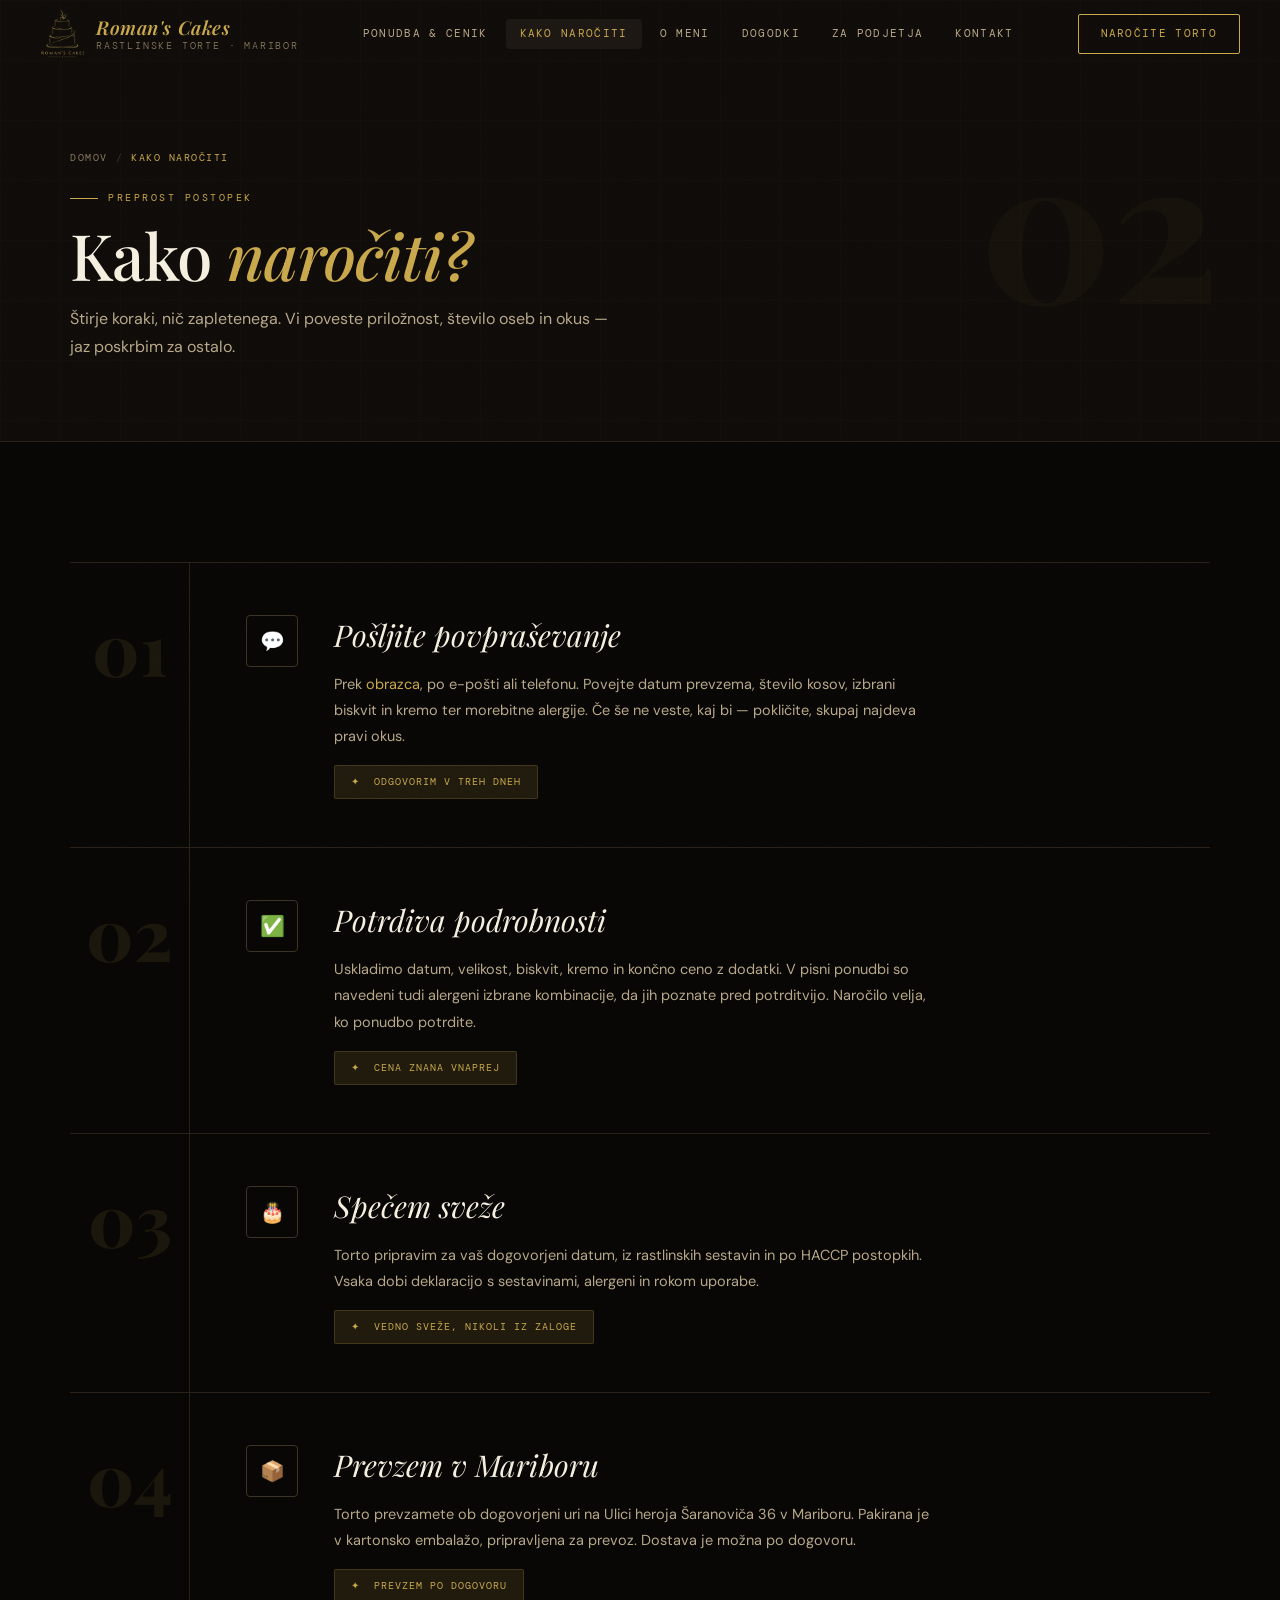
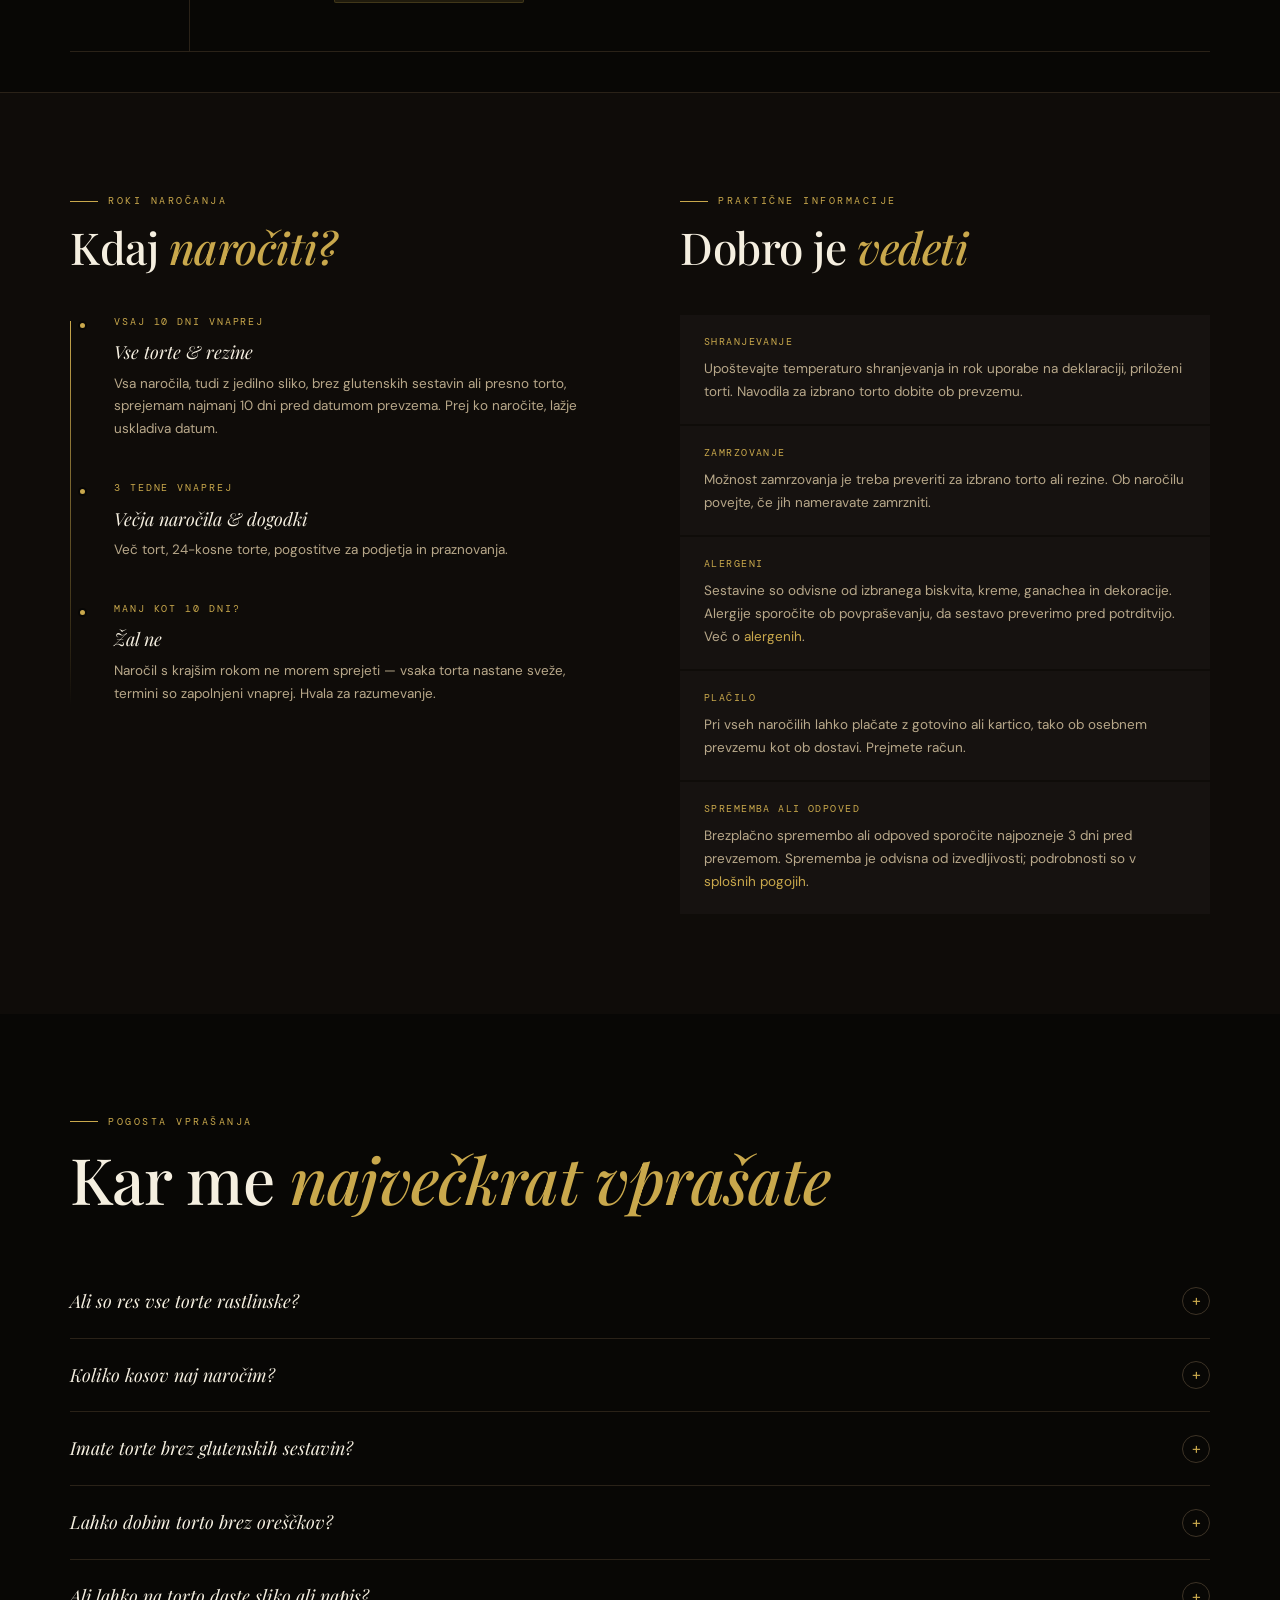
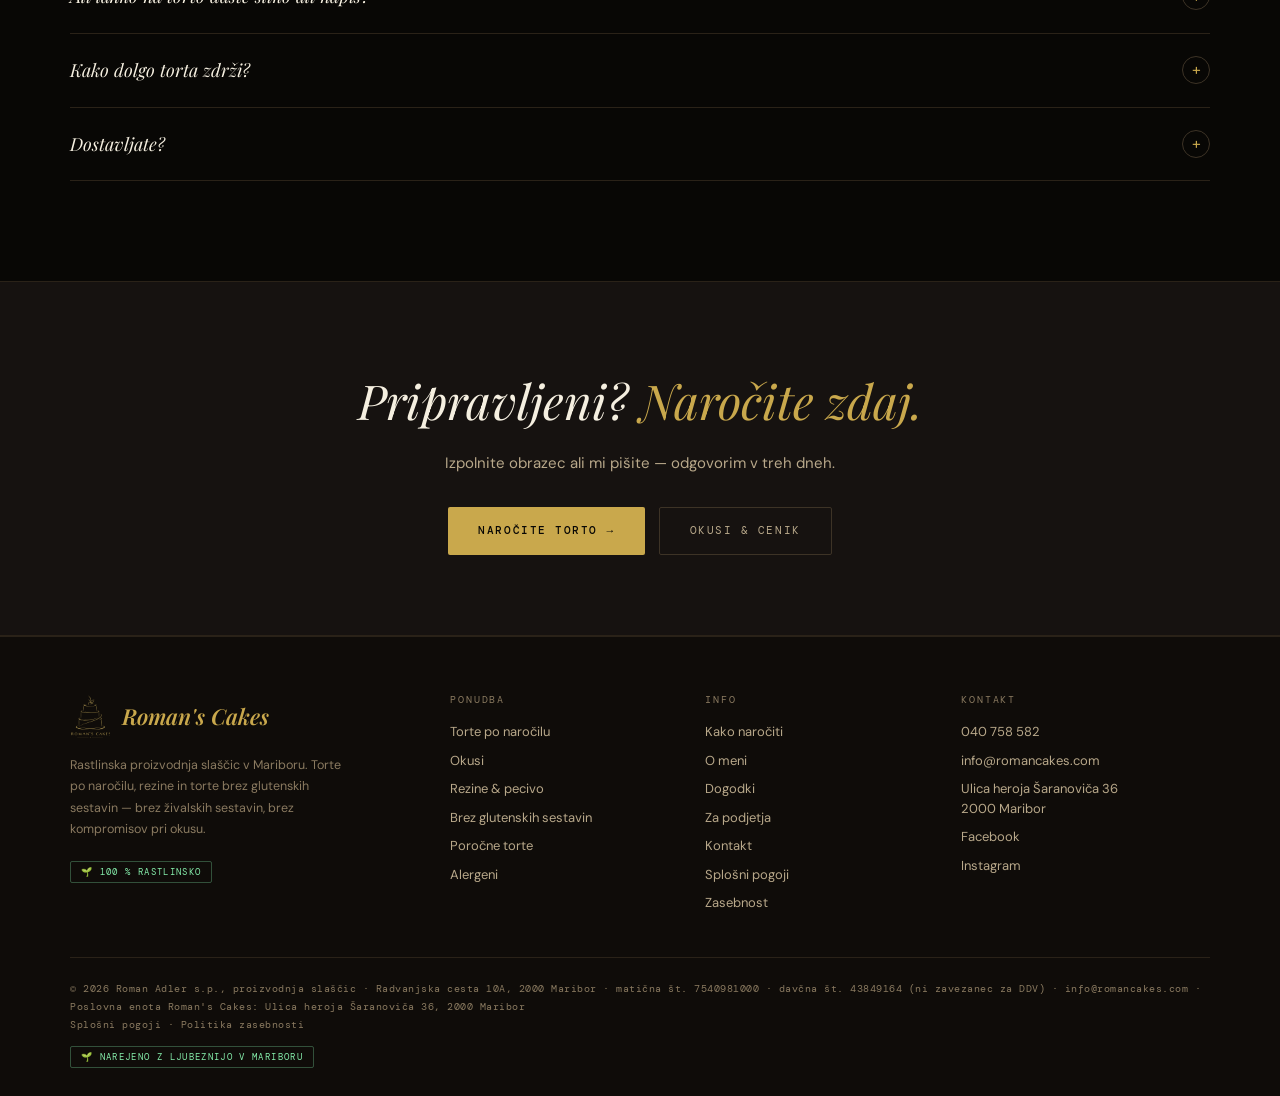
<file: narocilo/index.html>
<!DOCTYPE html>
<html lang="sl">
<head>
<meta charset="UTF-8"><meta name="viewport" content="width=device-width, initial-scale=1.0">
<title>Kako naročiti — Roman's Cakes, veganske torte Maribor</title>
<meta name="description" content="Kako naročiti vegansko torto v Mariboru — Roman's Cakes: rok 10 dni, prevzem ali dostava, brez jajc, brez laktoze, brez glutenskih sestavin. Pogosta vprašanja in roki.">
<meta property="og:title" content="Kako naročiti — Roman's Cakes">
<meta property="og:description" content="Štirje preprosti koraki do vaše torte po naročilu. Prevzem v Mariboru.">
<meta property="og:image" content="https://romancakes.com/slike/web/torta-vse-najboljse.webp">
<meta property="og:url" content="https://romancakes.com/narocilo/">
<meta property="og:type" content="website">
<meta property="og:locale" content="sl_SI">
<meta name="twitter:card" content="summary_large_image">
<meta name="theme-color" content="#080705">
<link rel="canonical" href="https://romancakes.com/narocilo/">
<link rel="icon" href="../favicon.ico" sizes="any"><link rel="icon" href="../slike/web/icon-512.png" type="image/png"><link rel="apple-touch-icon" href="../slike/web/apple-touch-icon.png">
<link rel="preconnect" href="https://fonts.googleapis.com"><link rel="preconnect" href="https://fonts.gstatic.com" crossorigin>
<link href="https://fonts.googleapis.com/css2?family=Playfair+Display:ital,wght@0,400;0,500;0,600;0,800;1,400;1,600&family=DM+Sans:wght@300;400;500&family=DM+Mono:wght@300;400&display=swap" rel="stylesheet">
<link rel="stylesheet" href="../assets/site.css?v=2">
<style>
.steps-big{margin-top:60px}
.step-item{display:grid;grid-template-columns:120px 1fr;border-top:1px solid var(--border);position:relative;overflow:hidden;transition:background 250ms}
.step-item:hover{background:var(--bg2)}
.step-item:last-child{border-bottom:1px solid var(--border)}
.step-left{padding:48px 40px;border-right:1px solid var(--border);display:flex;align-items:flex-start;justify-content:center}
.step-num{font-family:var(--fd);font-size:72px;font-weight:800;color:rgba(201,168,76,.1);line-height:1;transition:color 300ms}
.step-item:hover .step-num{color:rgba(201,168,76,.2)}
.step-right{padding:48px 56px;display:flex;align-items:flex-start;gap:36px}
.step-icon{width:52px;height:52px;border:1px solid var(--border2);border-radius:var(--r);display:flex;align-items:center;justify-content:center;flex-shrink:0;font-size:20px;margin-top:4px;transition:border-color 300ms,background 300ms}
.step-item:hover .step-icon{border-color:var(--gold);background:var(--golda)}
.step-title{font-family:var(--fd);font-size:clamp(22px,3vw,30px);font-style:italic;color:var(--cream);margin-bottom:12px}
.step-desc{font-size:14.5px;color:var(--cream2);line-height:1.8;margin-bottom:16px;max-width:600px}
.step-tip{display:inline-flex;align-items:center;gap:8px;padding:8px 16px;background:var(--golda);border:1px solid rgba(201,168,76,.2);border-radius:2px;font-family:var(--fm);font-size:10px;letter-spacing:.1em;text-transform:uppercase;color:var(--gold)}
.two{display:grid;grid-template-columns:1fr 1fr;gap:80px;align-items:start}
.timeline{margin-top:44px;position:relative;padding-left:12px}
.timeline::before{content:'';position:absolute;left:0;top:6px;bottom:0;width:1px;background:linear-gradient(to bottom,var(--gold),transparent)}
.tl-item{position:relative;padding:0 0 40px 32px}
.tl-item::before{content:'';position:absolute;left:-4px;top:6px;width:9px;height:9px;border-radius:50%;background:var(--gold);border:2px solid var(--bg0)}
.tl-date{font-family:var(--fm);font-size:9.5px;letter-spacing:.2em;text-transform:uppercase;color:var(--gold);margin-bottom:8px}
.tl-title{font-family:var(--fd);font-size:18px;font-style:italic;color:var(--cream);margin-bottom:6px}
.tl-desc{font-size:13.5px;color:var(--cream2);line-height:1.7}
.info-list{margin-top:44px;display:flex;flex-direction:column;gap:2px}
.info-item{background:var(--bg2);padding:20px 24px}
.info-k{font-family:var(--fm);font-size:9.5px;letter-spacing:.15em;text-transform:uppercase;color:var(--gold);margin-bottom:8px}
.info-item p{font-size:13.5px;color:var(--cream2);line-height:1.7}
.faq-list{margin-top:52px}
.faq-item{border-bottom:1px solid var(--border)}
.faq-q{display:flex;justify-content:space-between;align-items:center;gap:16px;width:100%;padding:22px 0;background:none;border:none;text-align:left;cursor:pointer;transition:color 200ms}
.faq-q:hover{color:var(--gold)}
.faq-q-text{font-family:var(--fd);font-size:18px;font-weight:400;font-style:italic}
.faq-icon{width:28px;height:28px;border:1px solid var(--border2);border-radius:50%;display:flex;align-items:center;justify-content:center;color:var(--gold);font-size:16px;flex-shrink:0;transition:transform 300ms,background 200ms}
.faq-item.open .faq-icon{transform:rotate(45deg);background:var(--golda)}
.faq-a{display:grid;grid-template-rows:0fr;transition:grid-template-rows 350ms ease}
.faq-a>div{overflow:hidden}
.faq-item.open .faq-a{grid-template-rows:1fr}
.faq-a p{font-size:14px;color:var(--cream2);line-height:1.78;padding-bottom:22px;max-width:760px}
@media(max-width:900px){.two{grid-template-columns:1fr;gap:56px}}
@media(max-width:768px){.step-item{grid-template-columns:1fr}.step-left{padding:24px 24px 0;border-right:none;justify-content:flex-start}.step-num{font-size:48px}.step-right{padding:16px 24px 36px;flex-direction:column;gap:16px}}
</style>
<script type="application/ld+json">
{
  "@context": "https://schema.org",
  "@type": "FAQPage",
  "mainEntity": [
    {
      "@type": "Question",
      "name": "Ali so res vse torte rastlinske?",
      "acceptedAnswer": {
        "@type": "Answer",
        "text": "Da. Ne uporabljam jajc, mleka, masla, smetane živalskega izvora ali medu. Biskvit vežem z ovsenim mlekom in rastlinsko margarino, kreme delam iz rastlinske in kokosove smetane, čokolade in oreščkov."
      }
    },
    {
      "@type": "Question",
      "name": "Koliko kosov naj naročim?",
      "acceptedAnswer": {
        "@type": "Answer",
        "text": "Torte pečem za 8, 10 ali 12 kosov, večje po dogovoru. En kos je ena porcija za odraslega. Za rojstni dan z 10 gosti je torta za 12 kosov ravno prav."
      }
    },
    {
      "@type": "Question",
      "name": "Imate torte brez glutenskih sestavin?",
      "acceptedAnswer": {
        "@type": "Answer",
        "text": "Da: čokoladno, čokolado–malino, Bounty in pistacijo pečem tudi v izvedbi brez glutenskih sestavin do 10 kosov. Ker v istem obratu uporabljam pšenično moko, so možne sledi glutena."
      }
    },
    {
      "@type": "Question",
      "name": "Lahko dobim torto brez oreščkov?",
      "acceptedAnswer": {
        "@type": "Answer",
        "text": "Po recepturah so brez oreščkov kreme mango, pasijonka, višnja čokolada, višnjeva, malina čokolada, tiramisu in Matilda. Alergijo sporočite pred potrditvijo naročila; zaradi skupne proizvodnje so možne sledi oreščkov."
      }
    },
    {
      "@type": "Question",
      "name": "Ali lahko na torto daste sliko ali napis?",
      "acceptedAnswer": {
        "@type": "Answer",
        "text": "Napis je brez doplačila. Jedilna slika (junak, fotografija, logotip) stane dodatnih 8 € na torto; sliko pošljite po e-pošti na info@romancakes.com."
      }
    },
    {
      "@type": "Question",
      "name": "Kako dolgo torta zdrži?",
      "acceptedAnswer": {
        "@type": "Answer",
        "text": "Rok uporabe in navodila za shranjevanje so navedeni na deklaraciji, ki jo dobite s torto. Možnost zamrzovanja preverimo za izbrano različico."
      }
    },
    {
      "@type": "Question",
      "name": "Dostavljate?",
      "acceptedAnswer": {
        "@type": "Answer",
        "text": "Osnovna možnost je osebni prevzem v Mariboru (Ulica heroja Šaranoviča 36). Dostava je možna po dogovoru; strošek potrdim ob naročilu."
      }
    }
  ]
}
</script>
</head>
<body>
<div id="cur-dot"></div><div id="cur-ring"></div>
<div id="grain"></div>
<div id="pg-overlay"></div>

<nav id="nav" aria-label="Glavna navigacija">
  <div class="nav-i">
    <a href="../" class="nav-logo" aria-label="Roman's Cakes — domov"><img src="../slike/web/logo-gold.png" alt="Roman's Cakes"><div class="nav-logo-text">Roman's Cakes<span>Rastlinske torte · Maribor</span></div></a>
    <ul class="nav-links">
      <li><a href="../ponudba/">Ponudba &amp; cenik</a></li>
      <li><a href="../narocilo/" class="active">Kako naročiti</a></li>
      <li><a href="../o-nas/">O meni</a></li>
      <li><a href="../dogodki/">Dogodki</a></li>
      <li><a href="../b2b/">Za podjetja</a></li><li><a href="../kontakt/">Kontakt</a></li>
    </ul>
    <a href="../kontakt/" class="nav-cta">Naročite torto</a>
    <button class="nav-mb" aria-label="Odpri meni" aria-expanded="false" aria-controls="mnav"><span></span><span></span><span></span></button>
  </div>
</nav>
<div id="mnav"><a href="../ponudba/">Ponudba &amp; cenik</a><a href="../narocilo/" class="active">Kako naročiti</a><a href="../o-nas/">O meni</a><a href="../dogodki/">Dogodki</a><a href="../b2b/">Za podjetja</a><a href="../kontakt/">Kontakt</a><a href="../kontakt/" class="nav-cta">Naročite torto</a></div>

<main>
<div class="page-hero">
  <div class="page-hero-num" aria-hidden="true">02</div>
  <div class="wrap">
    <div class="breadcrumb"><a href="../">Domov</a><span>/</span><span class="cur">Kako naročiti</span></div>
    <div class="lbl">Preprost postopek</div>
    <h1 class="hd">Kako <em>naročiti?</em></h1>
    <p>Štirje koraki, nič zapletenega. Vi poveste priložnost, število oseb in okus — jaz poskrbim za ostalo.</p>
  </div>
</div>

<!-- KORAKI -->
<section class="sec" style="padding-top:60px;padding-bottom:40px">
  <div class="wrap">
    <div class="steps-big">
      <div class="step-item rv">
        <div class="step-left"><div class="step-num">01</div></div>
        <div class="step-right">
          <div class="step-icon">💬</div>
          <div>
            <div class="step-title">Pošljite povpraševanje</div>
            <p class="step-desc">Prek <a href="../kontakt/" style="color:var(--gold)">obrazca</a>, po e-pošti ali telefonu. Povejte datum prevzema, število kosov, izbrani biskvit in kremo ter morebitne alergije. Če še ne veste, kaj bi — pokličite, skupaj najdeva pravi okus.</p>
            <div class="step-tip">✦ &nbsp;Odgovorim v treh dneh</div>
          </div>
        </div>
      </div>
      <div class="step-item rv">
        <div class="step-left"><div class="step-num">02</div></div>
        <div class="step-right">
          <div class="step-icon">✅</div>
          <div>
            <div class="step-title">Potrdiva podrobnosti</div>
            <p class="step-desc">Uskladimo datum, velikost, biskvit, kremo in končno ceno z dodatki. V pisni ponudbi so navedeni tudi alergeni izbrane kombinacije, da jih poznate pred potrditvijo. Naročilo velja, ko ponudbo potrdite.</p>
            <div class="step-tip">✦ &nbsp;Cena znana vnaprej</div>
          </div>
        </div>
      </div>
      <div class="step-item rv">
        <div class="step-left"><div class="step-num">03</div></div>
        <div class="step-right">
          <div class="step-icon">🎂</div>
          <div>
            <div class="step-title">Spečem sveže</div>
            <p class="step-desc">Torto pripravim za vaš dogovorjeni datum, iz rastlinskih sestavin in po HACCP postopkih. Vsaka dobi deklaracijo s sestavinami, alergeni in rokom uporabe.</p>
            <div class="step-tip">✦ &nbsp;Vedno sveže, nikoli iz zaloge</div>
          </div>
        </div>
      </div>
      <div class="step-item rv">
        <div class="step-left"><div class="step-num">04</div></div>
        <div class="step-right">
          <div class="step-icon">📦</div>
          <div>
            <div class="step-title">Prevzem v Mariboru</div>
            <p class="step-desc">Torto prevzamete ob dogovorjeni uri na Ulici heroja Šaranoviča 36 v Mariboru. Pakirana je v kartonsko embalažo, pripravljena za prevoz. Dostava je možna po dogovoru.</p>
            <div class="step-tip">✦ &nbsp;Prevzem po dogovoru</div>
          </div>
        </div>
      </div>
    </div>
  </div>
</section>

<!-- ROKI & INFO -->
<section class="sec" style="background:var(--bg1);border-top:1px solid var(--border)">
  <div class="wrap">
    <div class="two">
      <div>
        <div class="lbl rv">Roki naročanja</div>
        <h2 class="hd hd-s rv">Kdaj <em>naročiti?</em></h2>
        <div class="timeline">
          <div class="tl-item rv"><div class="tl-date">Vsaj 10 dni vnaprej</div><div class="tl-title">Vse torte &amp; rezine</div><p class="tl-desc">Vsa naročila, tudi z jedilno sliko, brez glutenskih sestavin ali presno torto, sprejemam najmanj 10 dni pred datumom prevzema. Prej ko naročite, lažje uskladiva datum.</p></div>
          <div class="tl-item rv"><div class="tl-date">3 tedne vnaprej</div><div class="tl-title">Večja naročila &amp; dogodki</div><p class="tl-desc">Več tort, 24-kosne torte, pogostitve za podjetja in praznovanja.</p></div>
          <div class="tl-item rv" style="padding-bottom:0"><div class="tl-date">Manj kot 10 dni?</div><div class="tl-title">Žal ne</div><p class="tl-desc">Naročil s krajšim rokom ne morem sprejeti — vsaka torta nastane sveže, termini so zapolnjeni vnaprej. Hvala za razumevanje.</p></div>
        </div>
      </div>
      <div>
        <div class="lbl rv">Praktične informacije</div>
        <h2 class="hd hd-s rv">Dobro je <em>vedeti</em></h2>
        <div class="info-list">
          <div class="info-item rv"><div class="info-k">Shranjevanje</div><p>Upoštevajte temperaturo shranjevanja in rok uporabe na deklaraciji, priloženi torti. Navodila za izbrano torto dobite ob prevzemu.</p></div>
          <div class="info-item rv"><div class="info-k">Zamrzovanje</div><p>Možnost zamrzovanja je treba preveriti za izbrano torto ali rezine. Ob naročilu povejte, če jih nameravate zamrzniti.</p></div>
          <div class="info-item rv"><div class="info-k">Alergeni</div><p>Sestavine so odvisne od izbranega biskvita, kreme, ganachea in dekoracije. Alergije sporočite ob povpraševanju, da sestavo preverimo pred potrditvijo. Več o <a href="../ponudba/#alergeni" style="color:var(--gold)">alergenih</a>.</p></div>
          <div class="info-item rv"><div class="info-k">Plačilo</div><p>Pri vseh naročilih lahko plačate z gotovino ali kartico, tako ob osebnem prevzemu kot ob dostavi. Prejmete račun.</p></div>
          <div class="info-item rv"><div class="info-k">Sprememba ali odpoved</div><p>Brezplačno spremembo ali odpoved sporočite najpozneje 3 dni pred prevzemom. Sprememba je odvisna od izvedljivosti; podrobnosti so v <a href="../pogoji/#odpoved" style="color:var(--gold)">splošnih pogojih</a>.</p></div>
        </div>
      </div>
    </div>
  </div>
</section>

<!-- FAQ -->
<section class="sec">
  <div class="wrap">
    <div class="lbl rv">Pogosta vprašanja</div>
    <h2 class="hd rv">Kar me <em>največkrat vprašate</em></h2>
    <div class="faq-list">
      <div class="faq-item rv"><button class="faq-q" aria-expanded="false"><span class="faq-q-text">Ali so res vse torte rastlinske?</span><span class="faq-icon" aria-hidden="true">+</span></button><div class="faq-a"><div><p>Da. Ne uporabljam jajc, mleka, masla, smetane živalskega izvora ali medu. Biskvit vežem z ovsenim mlekom in rastlinsko margarino, kreme delam iz rastlinske in kokosove smetane, čokolade in oreščkov.</p></div></div></div>
      <div class="faq-item rv"><button class="faq-q" aria-expanded="false"><span class="faq-q-text">Koliko kosov naj naročim?</span><span class="faq-icon" aria-hidden="true">+</span></button><div class="faq-a"><div><p>Torte pečem za 8, 10 ali 12 kosov, večje po dogovoru. En kos je ena porcija za odraslega. Za rojstni dan z 10 gosti je torta za 12 kosov ravno prav, da ostane še kaj za naslednji dan.</p></div></div></div>
      <div class="faq-item rv"><button class="faq-q" aria-expanded="false"><span class="faq-q-text">Imate torte brez glutenskih sestavin?</span><span class="faq-icon" aria-hidden="true">+</span></button><div class="faq-a"><div><p>Da: čokoladno, čokolado–malino, Bounty in pistacijo pečem tudi v izvedbi brez glutenskih sestavin do 10 kosov. Biskvit brez glutenskih sestavin je narejen iz mletih mandljev, orehov in kokosa — vsebuje oreščke. Ker v istem obratu uporabljam tudi pšenično moko, so možne sledi glutena — za celiakijo to prosim upoštevajte.</p></div></div></div>
      <div class="faq-item rv"><button class="faq-q" aria-expanded="false"><span class="faq-q-text">Lahko dobim torto brez oreščkov?</span><span class="faq-icon" aria-hidden="true">+</span></button><div class="faq-a"><div><p>Po recepturah so brez oreščkov kreme mango, pasijonka, višnja čokolada, višnjeva, malina čokolada, tiramisu in Matilda; v kombinaciji z belim ali čokoladnim biskvitom torta ne vsebuje oreščkov. Čokoladna krema v okusih Jafa, Bounty, jagoda čokolada, Kinder Bueno, Maxi King in Snickers vsebuje lešnike in mandlje. Alergijo sporočite pred potrditvijo naročila; zaradi skupne proizvodnje so možne sledi oreščkov. Oznake po okusih so na strani <a href="../ponudba/#okusi">Ponudba</a>.</p></div></div></div>
      <div class="faq-item rv"><button class="faq-q" aria-expanded="false"><span class="faq-q-text">Ali lahko na torto daste sliko ali napis?</span><span class="faq-icon" aria-hidden="true">+</span></button><div class="faq-a"><div><p>Napis je brez doplačila — povejte besedilo ob naročilu. Jedilna slika (junak, fotografija, logotip) stane dodatnih 8 € na torto; sliko pošljite po e-pošti. Posebna dekoracija je po dogovoru.</p></div></div></div>
      <div class="faq-item rv"><button class="faq-q" aria-expanded="false"><span class="faq-q-text">Kako dolgo torta zdrži?</span><span class="faq-icon" aria-hidden="true">+</span></button><div class="faq-a"><div><p>Rok uporabe in navodila za shranjevanje so navedeni na deklaraciji, ki jo dobite s torto. Možnost zamrzovanja preverimo za izbrano različico.</p></div></div></div>
      <div class="faq-item rv"><button class="faq-q" aria-expanded="false"><span class="faq-q-text">Dostavljate?</span><span class="faq-icon" aria-hidden="true">+</span></button><div class="faq-a"><div><p>Osnovna možnost je osebni prevzem v Mariboru. Dostava je možna po dogovoru. Strošek je odvisen od lokacije in ga potrdim ob naročilu. Tudi ob dostavi lahko plačate z gotovino ali kartico.</p></div></div></div>
    </div>
  </div>
</section>

<div class="cta-band">
  <div class="wrap">
    <h2>Pripravljeni? <em>Naročite zdaj.</em></h2>
    <p>Izpolnite obrazec ali mi pišite — odgovorim v treh dneh.</p>
    <div class="acts"><a href="../kontakt/" class="btn btn-g">Naročite torto →</a><a href="../ponudba/" class="btn btn-o">Okusi &amp; cenik</a></div>
  </div>
</div>
</main>

<footer>
  <div class="wrap">
    <div class="footer-grid">
      <div><div class="footer-brand"><img src="../slike/web/logo-gold.png" alt="Roman's Cakes"><b>Roman's Cakes</b></div><p class="footer-desc">Rastlinska proizvodnja slaščic v Mariboru. Torte po naročilu, rezine in torte brez glutenskih sestavin — brez živalskih sestavin, brez kompromisov pri okusu.</p><div style="margin-top:16px"><span class="vegan-badge">🌱 100 % rastlinsko</span></div></div>
      <div><div class="footer-h">Ponudba</div><ul class="footer-links"><li><a href="../ponudba/#torte">Torte po naročilu</a></li><li><a href="../ponudba/#okusi">Okusi</a></li><li><a href="../ponudba/#rezine">Rezine &amp; pecivo</a></li><li><a href="../ponudba/#brezglutensko">Brez glutenskih sestavin</a></li><li><a href="../ponudba/#porocne">Poročne torte</a></li><li><a href="../alergeni/">Alergeni</a></li></ul></div>
      <div><div class="footer-h">Info</div><ul class="footer-links"><li><a href="../narocilo/">Kako naročiti</a></li><li><a href="../o-nas/">O meni</a></li><li><a href="../dogodki/">Dogodki</a></li><li><a href="../b2b/">Za podjetja</a></li><li><a href="../kontakt/">Kontakt</a></li><li><a href="../pogoji/">Splošni pogoji</a></li><li><a href="../zasebnost/">Zasebnost</a></li></ul></div>
      <div><div class="footer-h">Kontakt</div><ul class="footer-links"><li><a href="tel:+38640758582">040 758 582</a></li><li><a href="mailto:info@romancakes.com">info@romancakes.com</a></li><li>Ulica heroja Šaranoviča 36<br>2000 Maribor</li><li><a href="https://www.facebook.com/romanvegancakes" target="_blank" rel="noopener">Facebook</a></li><li><a href="https://www.instagram.com/romanvegancakes" target="_blank" rel="noopener">Instagram</a></li></ul></div>
    </div>
    <div class="footer-bottom"><div class="footer-copy">© <span data-year>2026</span> Roman Adler s.p., proizvodnja slaščic · Radvanjska cesta 10A, 2000 Maribor · matična št. 7540981000 · davčna št. 43849164 (ni zavezanec za DDV) · info@romancakes.com · Poslovna enota Roman's Cakes: Ulica heroja Šaranoviča 36, 2000 Maribor<br><a href="../pogoji/">Splošni pogoji</a> · <a href="../zasebnost/">Politika zasebnosti</a></div><div class="vegan-badge">🌱 Narejeno z ljubeznijo v Mariboru</div></div>
  </div>
</footer>
<script src="../assets/site.js" defer></script>
<script>
document.querySelectorAll('.faq-q').forEach(function(q){q.addEventListener('click',function(){var item=q.closest('.faq-item'),open=item.classList.contains('open');document.querySelectorAll('.faq-item.open').forEach(function(i){i.classList.remove('open');i.querySelector('.faq-q').setAttribute('aria-expanded','false')});if(!open){item.classList.add('open');q.setAttribute('aria-expanded','true')}})});
</script>
<!-- Cloudflare Web Analytics --><script type='module' src='https://static.cloudflareinsights.com/beacon.min.js' data-cf-beacon='{"token": "7ed55e5bab9a4c5582dab059dba5359e"}'></script><!-- End Cloudflare Web Analytics -->
</body>
</html>
</file>
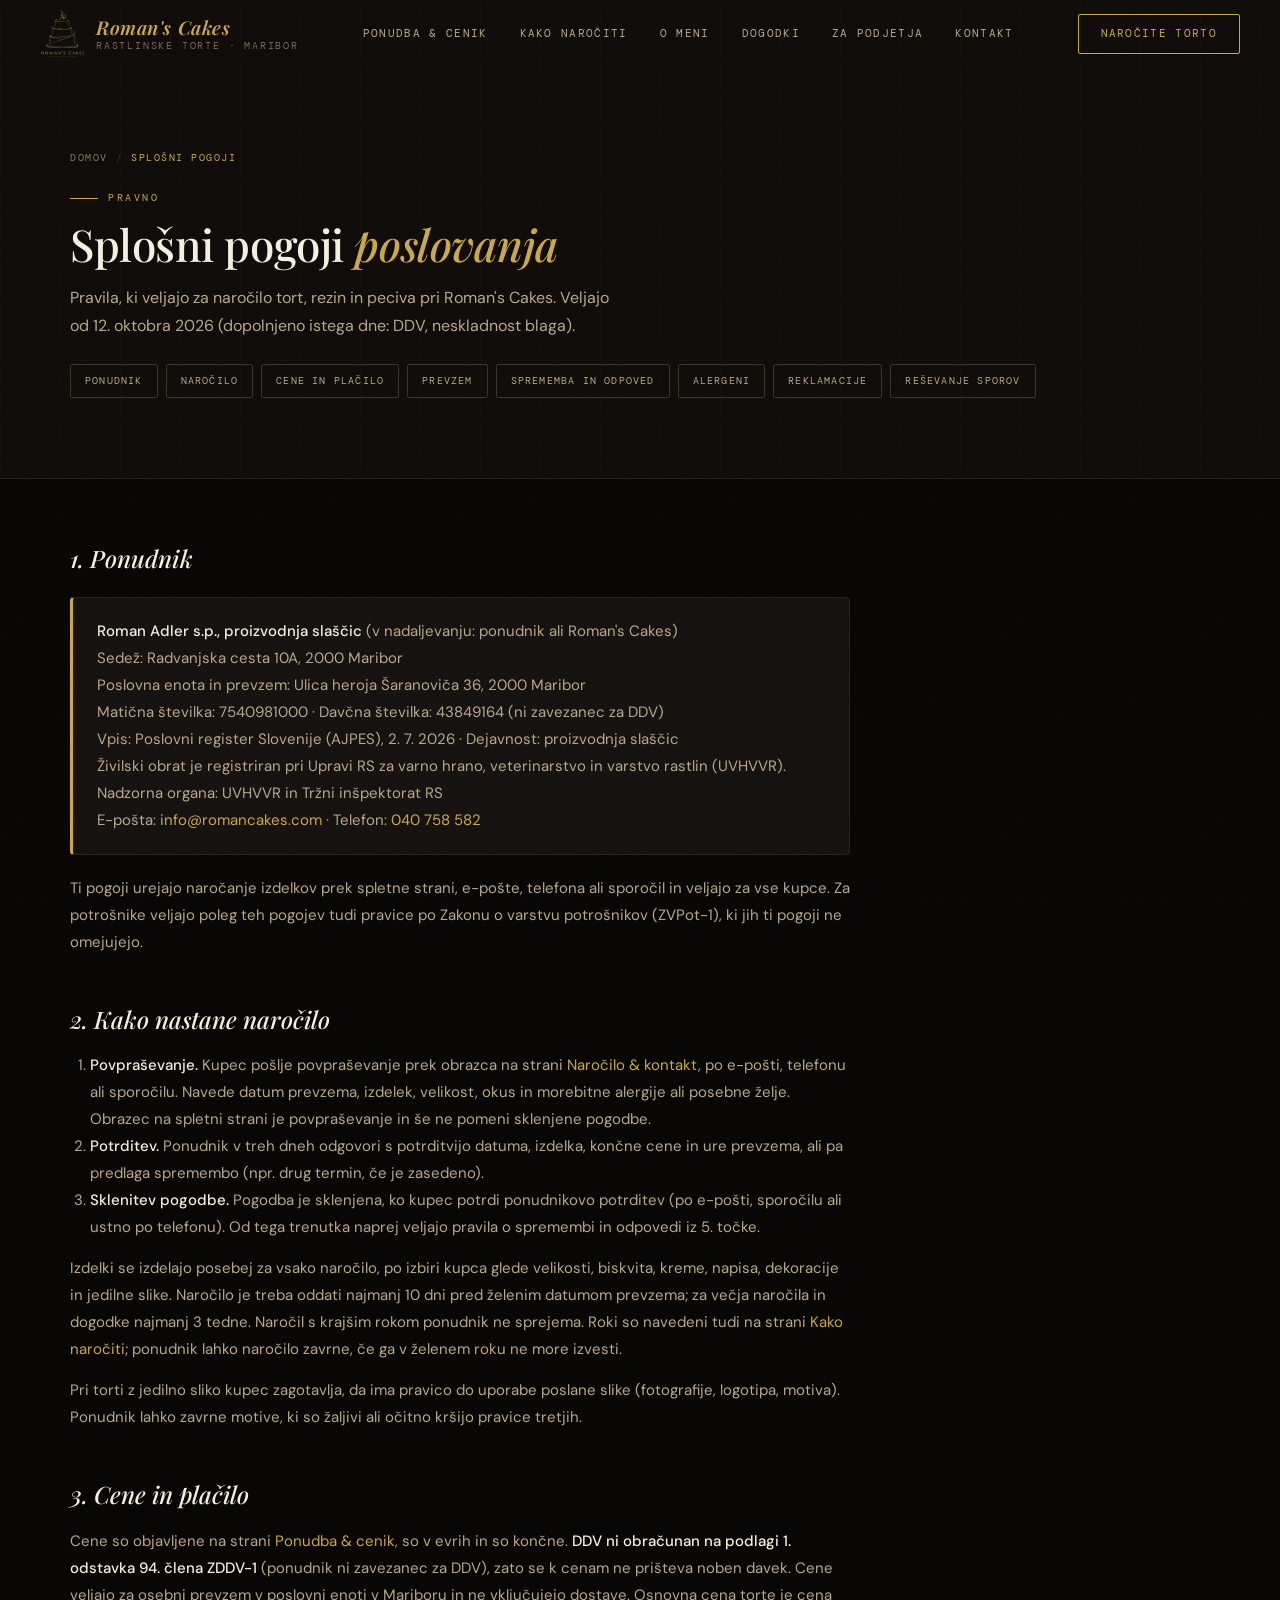
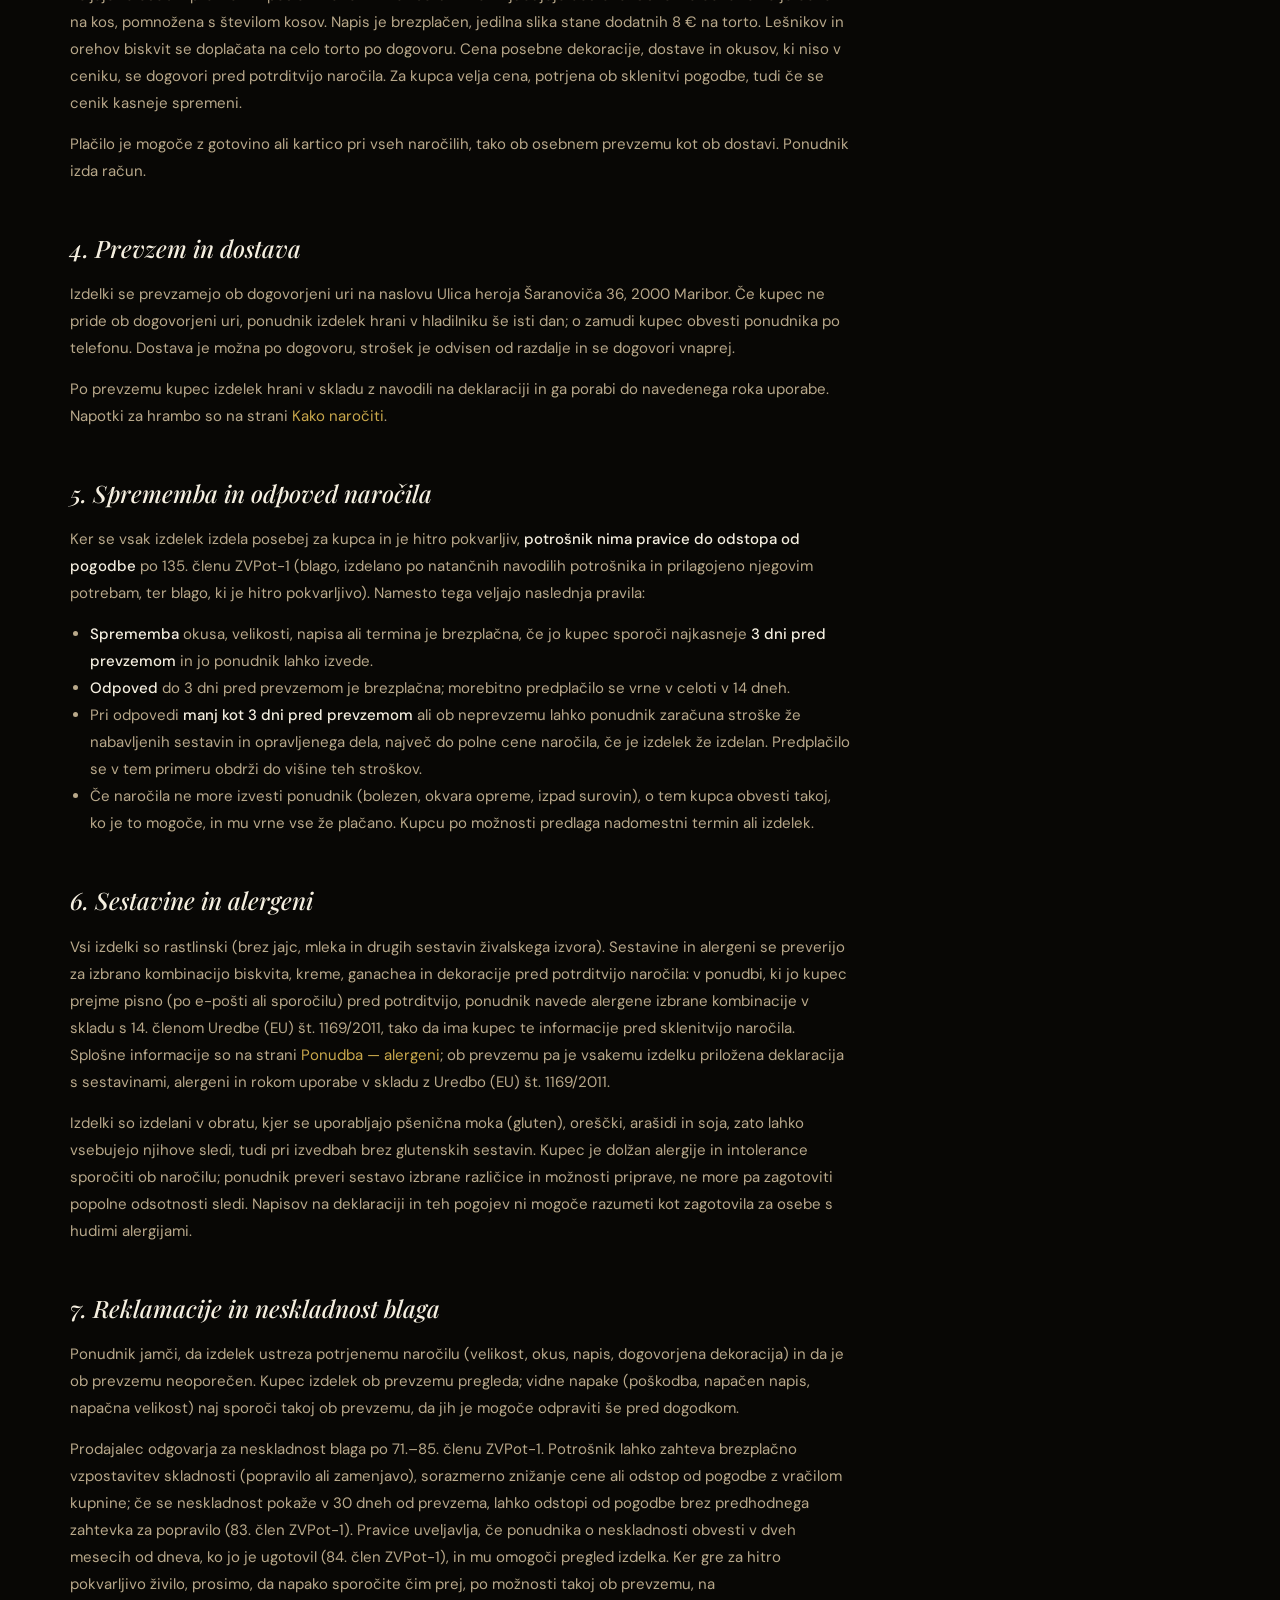
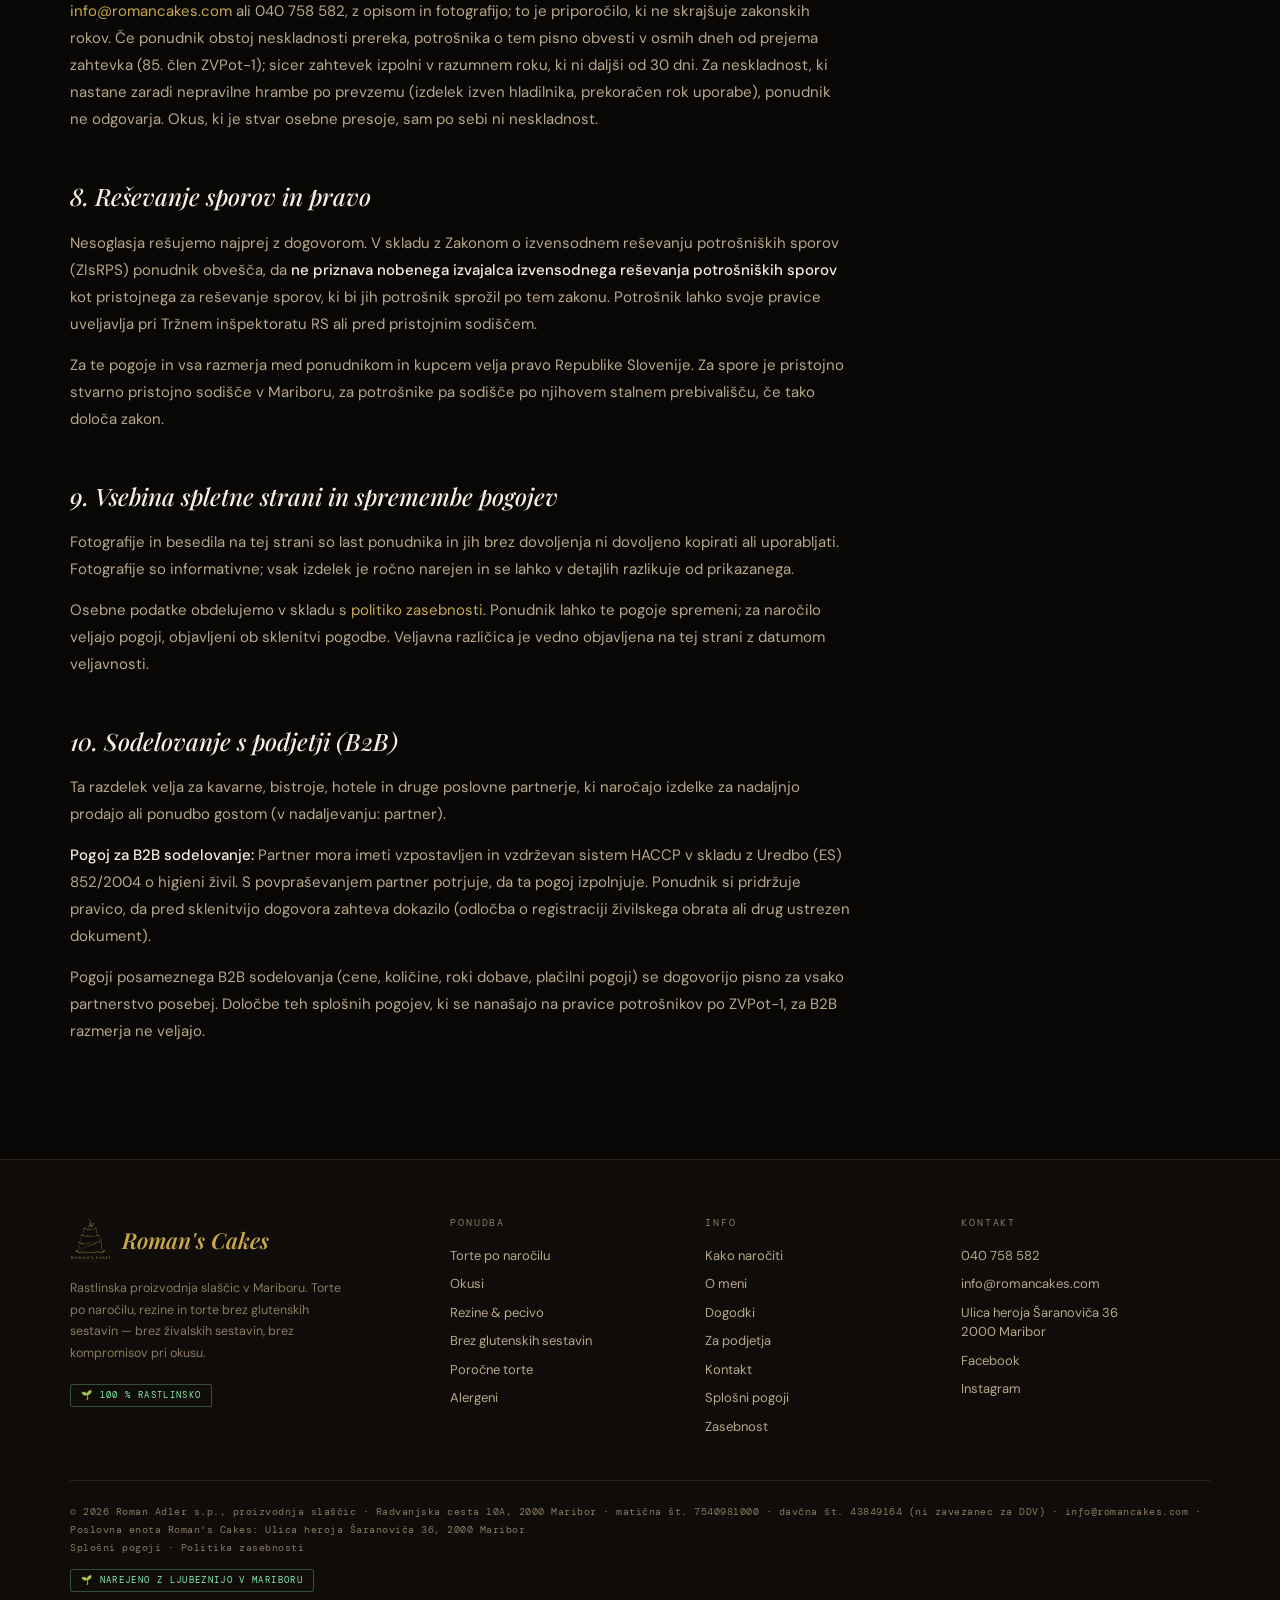
<file: pogoji/index.html>
<!DOCTYPE html>
<html lang="sl">
<head>
<meta charset="UTF-8"><meta name="viewport" content="width=device-width, initial-scale=1.0">
<title>Splošni pogoji poslovanja — Roman's Cakes</title>
<meta name="description" content="Splošni pogoji naročanja tort in peciva pri Roman Adler s.p. (Roman's Cakes): naročilo, cene, plačilo, prevzem, odpoved, reklamacije.">
<meta name="robots" content="noindex,follow">
<meta name="theme-color" content="#080705">
<meta property="og:url" content="https://romancakes.com/pogoji/">
<meta property="og:type" content="website">
<meta property="og:locale" content="sl_SI">
<meta name="twitter:card" content="summary_large_image">
<meta property="og:image" content="https://romancakes.com/slike/web/torta-lesnik.webp">
<link rel="canonical" href="https://romancakes.com/pogoji/">
<link rel="icon" href="../favicon.ico" sizes="any"><link rel="icon" href="../slike/web/icon-512.png" type="image/png"><link rel="apple-touch-icon" href="../slike/web/apple-touch-icon.png">
<link rel="preconnect" href="https://fonts.googleapis.com"><link rel="preconnect" href="https://fonts.gstatic.com" crossorigin>
<link href="https://fonts.googleapis.com/css2?family=Playfair+Display:ital,wght@0,400;0,500;0,600;0,800;1,400;1,600&family=DM+Sans:wght@300;400;500&family=DM+Mono:wght@300;400&display=swap" rel="stylesheet">
<link rel="stylesheet" href="../assets/site.css?v=2">
<style>
.legal{max-width:780px}
.legal h2{font-family:var(--fd);font-size:24px;font-style:italic;font-weight:500;color:var(--cream);margin:44px 0 14px}
.legal h2:first-child{margin-top:0}
.legal p,.legal li{font-size:15px;color:var(--cream2);line-height:1.8}
.legal p{margin-bottom:14px}
.legal ul,.legal ol{margin:0 0 14px 20px}
.legal a{color:var(--gold)}
.legal strong{color:var(--cream);font-weight:500}
.legal .box{background:var(--bg2);border:1px solid var(--border);border-left:3px solid var(--gold);padding:20px 24px;border-radius:var(--r);margin:20px 0}
.legal .box p{margin:0}
.toc{display:flex;flex-wrap:wrap;gap:8px;margin:24px 0 0}
.toc a{font-family:var(--fm);font-size:10px;letter-spacing:.12em;text-transform:uppercase;padding:8px 14px;border:1px solid var(--border2);border-radius:2px;color:var(--cream2)}
.toc a:hover{border-color:var(--gold);color:var(--gold)}
.legal h2{scroll-margin-top:90px}
</style>
</head>
<body>
<div id="cur-dot"></div><div id="cur-ring"></div>
<div id="grain"></div>
<div id="pg-overlay"></div>

<nav id="nav" aria-label="Glavna navigacija">
  <div class="nav-i">
    <a href="../" class="nav-logo" aria-label="Roman's Cakes — domov"><img src="../slike/web/logo-gold.png" alt="Roman's Cakes"><div class="nav-logo-text">Roman's Cakes<span>Rastlinske torte · Maribor</span></div></a>
    <ul class="nav-links">
      <li><a href="../ponudba/">Ponudba &amp; cenik</a></li>
      <li><a href="../narocilo/">Kako naročiti</a></li>
      <li><a href="../o-nas/">O meni</a></li>
      <li><a href="../dogodki/">Dogodki</a></li>
      <li><a href="../b2b/">Za podjetja</a></li><li><a href="../kontakt/">Kontakt</a></li>
    </ul>
    <a href="../kontakt/" class="nav-cta">Naročite torto</a>
    <button class="nav-mb" aria-label="Odpri meni" aria-expanded="false" aria-controls="mnav"><span></span><span></span><span></span></button>
  </div>
</nav>
<div id="mnav"><a href="../ponudba/">Ponudba &amp; cenik</a><a href="../narocilo/">Kako naročiti</a><a href="../o-nas/">O meni</a><a href="../dogodki/">Dogodki</a><a href="../b2b/">Za podjetja</a><a href="../kontakt/">Kontakt</a><a href="../kontakt/" class="nav-cta">Naročite torto</a></div>

<main>
<div class="page-hero">
  <div class="wrap">
    <div class="breadcrumb"><a href="../">Domov</a><span>/</span><span class="cur">Splošni pogoji</span></div>
    <div class="lbl">Pravno</div>
    <h1 class="hd hd-s">Splošni pogoji <em>poslovanja</em></h1>
    <p>Pravila, ki veljajo za naročilo tort, rezin in peciva pri Roman's Cakes. Veljajo od 12. oktobra 2026 (dopolnjeno istega dne: DDV, neskladnost blaga).</p>
    <div class="toc"><a href="#ponudnik">Ponudnik</a><a href="#narocilo">Naročilo</a><a href="#cene">Cene in plačilo</a><a href="#prevzem">Prevzem</a><a href="#odpoved">Sprememba in odpoved</a><a href="#alergeni">Alergeni</a><a href="#reklamacije">Reklamacije</a><a href="#spori">Reševanje sporov</a></div>
  </div>
</div>

<section class="sec" style="padding-top:60px">
  <div class="wrap">
    <div class="legal">
      <h2 id="ponudnik">1. Ponudnik</h2>
      <div class="box"><p><strong>Roman Adler s.p., proizvodnja slaščic</strong> (v nadaljevanju: ponudnik ali Roman's Cakes)<br>Sedež: Radvanjska cesta 10A, 2000 Maribor<br>Poslovna enota in prevzem: Ulica heroja Šaranoviča 36, 2000 Maribor<br>Matična številka: 7540981000 · Davčna številka: 43849164 (ni zavezanec za DDV)<br>Vpis: Poslovni register Slovenije (AJPES), 2. 7. 2026 · Dejavnost: proizvodnja slaščic<br>Živilski obrat je registriran pri Upravi RS za varno hrano, veterinarstvo in varstvo rastlin (UVHVVR). Nadzorna organa: UVHVVR in Tržni inšpektorat RS<br>E-pošta: <a href="mailto:info@romancakes.com">info@romancakes.com</a> · Telefon: <a href="tel:+38640758582">040 758 582</a></p></div>
      <p>Ti pogoji urejajo naročanje izdelkov prek spletne strani, e-pošte, telefona ali sporočil in veljajo za vse kupce. Za potrošnike veljajo poleg teh pogojev tudi pravice po Zakonu o varstvu potrošnikov (ZVPot-1), ki jih ti pogoji ne omejujejo.</p>

      <h2 id="narocilo">2. Kako nastane naročilo</h2>
      <ol>
        <li><strong>Povpraševanje.</strong> Kupec pošlje povpraševanje prek obrazca na strani <a href="../kontakt/">Naročilo &amp; kontakt</a>, po e-pošti, telefonu ali sporočilu. Navede datum prevzema, izdelek, velikost, okus in morebitne alergije ali posebne želje. Obrazec na spletni strani je povpraševanje in še ne pomeni sklenjene pogodbe.</li>
        <li><strong>Potrditev.</strong> Ponudnik v treh dneh odgovori s potrditvijo datuma, izdelka, končne cene in ure prevzema, ali pa predlaga spremembo (npr. drug termin, če je zasedeno).</li>
        <li><strong>Sklenitev pogodbe.</strong> Pogodba je sklenjena, ko kupec potrdi ponudnikovo potrditev (po e-pošti, sporočilu ali ustno po telefonu). Od tega trenutka naprej veljajo pravila o spremembi in odpovedi iz 5. točke.</li>
      </ol>
      <p>Izdelki se izdelajo posebej za vsako naročilo, po izbiri kupca glede velikosti, biskvita, kreme, napisa, dekoracije in jedilne slike. Naročilo je treba oddati najmanj 10 dni pred želenim datumom prevzema; za večja naročila in dogodke najmanj 3 tedne. Naročil s krajšim rokom ponudnik ne sprejema. Roki so navedeni tudi na strani <a href="../narocilo/">Kako naročiti</a>; ponudnik lahko naročilo zavrne, če ga v želenem roku ne more izvesti.</p>
      <p>Pri torti z jedilno sliko kupec zagotavlja, da ima pravico do uporabe poslane slike (fotografije, logotipa, motiva). Ponudnik lahko zavrne motive, ki so žaljivi ali očitno kršijo pravice tretjih.</p>

      <h2 id="cene">3. Cene in plačilo</h2>
      <p>Cene so objavljene na strani <a href="../ponudba/#cenik">Ponudba &amp; cenik</a>, so v evrih in so končne. <strong>DDV ni obračunan na podlagi 1. odstavka 94. člena ZDDV-1</strong> (ponudnik ni zavezanec za DDV), zato se k cenam ne prišteva noben davek. Cene veljajo za osebni prevzem v poslovni enoti v Mariboru in ne vključujejo dostave. Osnovna cena torte je cena na kos, pomnožena s številom kosov. Napis je brezplačen, jedilna slika stane dodatnih 8 € na torto. Lešnikov in orehov biskvit se doplačata na celo torto po dogovoru. Cena posebne dekoracije, dostave in okusov, ki niso v ceniku, se dogovori pred potrditvijo naročila. Za kupca velja cena, potrjena ob sklenitvi pogodbe, tudi če se cenik kasneje spremeni.</p>
      <p>Plačilo je mogoče z gotovino ali kartico pri vseh naročilih, tako ob osebnem prevzemu kot ob dostavi. Ponudnik izda račun.</p>

      <h2 id="prevzem">4. Prevzem in dostava</h2>
      <p>Izdelki se prevzamejo ob dogovorjeni uri na naslovu Ulica heroja Šaranoviča 36, 2000 Maribor. Če kupec ne pride ob dogovorjeni uri, ponudnik izdelek hrani v hladilniku še isti dan; o zamudi kupec obvesti ponudnika po telefonu. Dostava je možna po dogovoru, strošek je odvisen od razdalje in se dogovori vnaprej.</p>
      <p>Po prevzemu kupec izdelek hrani v skladu z navodili na deklaraciji in ga porabi do navedenega roka uporabe. Napotki za hrambo so na strani <a href="../narocilo/">Kako naročiti</a>.</p>

      <h2 id="odpoved">5. Sprememba in odpoved naročila</h2>
      <p>Ker se vsak izdelek izdela posebej za kupca in je hitro pokvarljiv, <strong>potrošnik nima pravice do odstopa od pogodbe</strong> po 135. členu ZVPot-1 (blago, izdelano po natančnih navodilih potrošnika in prilagojeno njegovim potrebam, ter blago, ki je hitro pokvarljivo). Namesto tega veljajo naslednja pravila:</p>
      <ul>
        <li><strong>Sprememba</strong> okusa, velikosti, napisa ali termina je brezplačna, če jo kupec sporoči najkasneje <strong>3 dni pred prevzemom</strong> in jo ponudnik lahko izvede.</li>
        <li><strong>Odpoved</strong> do 3 dni pred prevzemom je brezplačna; morebitno predplačilo se vrne v celoti v 14 dneh.</li>
        <li>Pri odpovedi <strong>manj kot 3 dni pred prevzemom</strong> ali ob neprevzemu lahko ponudnik zaračuna stroške že nabavljenih sestavin in opravljenega dela, največ do polne cene naročila, če je izdelek že izdelan. Predplačilo se v tem primeru obdrži do višine teh stroškov.</li>
        <li>Če naročila ne more izvesti ponudnik (bolezen, okvara opreme, izpad surovin), o tem kupca obvesti takoj, ko je to mogoče, in mu vrne vse že plačano. Kupcu po možnosti predlaga nadomestni termin ali izdelek.</li>
      </ul>

      <h2 id="alergeni">6. Sestavine in alergeni</h2>
      <p>Vsi izdelki so rastlinski (brez jajc, mleka in drugih sestavin živalskega izvora). Sestavine in alergeni se preverijo za izbrano kombinacijo biskvita, kreme, ganachea in dekoracije pred potrditvijo naročila: v ponudbi, ki jo kupec prejme pisno (po e-pošti ali sporočilu) pred potrditvijo, ponudnik navede alergene izbrane kombinacije v skladu s 14. členom Uredbe (EU) št. 1169/2011, tako da ima kupec te informacije pred sklenitvijo naročila. Splošne informacije so na strani <a href="../ponudba/#alergeni">Ponudba — alergeni</a>; ob prevzemu pa je vsakemu izdelku priložena deklaracija s sestavinami, alergeni in rokom uporabe v skladu z Uredbo (EU) št. 1169/2011.</p>
      <p>Izdelki so izdelani v obratu, kjer se uporabljajo pšenična moka (gluten), oreščki, arašidi in soja, zato lahko vsebujejo njihove sledi, tudi pri izvedbah brez glutenskih sestavin. Kupec je dolžan alergije in intolerance sporočiti ob naročilu; ponudnik preveri sestavo izbrane različice in možnosti priprave, ne more pa zagotoviti popolne odsotnosti sledi. Napisov na deklaraciji in teh pogojev ni mogoče razumeti kot zagotovila za osebe s hudimi alergijami.</p>

      <h2 id="reklamacije">7. Reklamacije in neskladnost blaga</h2>
      <p>Ponudnik jamči, da izdelek ustreza potrjenemu naročilu (velikost, okus, napis, dogovorjena dekoracija) in da je ob prevzemu neoporečen. Kupec izdelek ob prevzemu pregleda; vidne napake (poškodba, napačen napis, napačna velikost) naj sporoči takoj ob prevzemu, da jih je mogoče odpraviti še pred dogodkom.</p>
      <p>Prodajalec odgovarja za neskladnost blaga po 71.–85. členu ZVPot-1. Potrošnik lahko zahteva brezplačno vzpostavitev skladnosti (popravilo ali zamenjavo), sorazmerno znižanje cene ali odstop od pogodbe z vračilom kupnine; če se neskladnost pokaže v 30 dneh od prevzema, lahko odstopi od pogodbe brez predhodnega zahtevka za popravilo (83. člen ZVPot-1). Pravice uveljavlja, če ponudnika o neskladnosti obvesti v dveh mesecih od dneva, ko jo je ugotovil (84. člen ZVPot-1), in mu omogoči pregled izdelka. Ker gre za hitro pokvarljivo živilo, prosimo, da napako sporočite čim prej, po možnosti takoj ob prevzemu, na <a href="mailto:info@romancakes.com">info@romancakes.com</a> ali 040 758 582, z opisom in fotografijo; to je priporočilo, ki ne skrajšuje zakonskih rokov. Če ponudnik obstoj neskladnosti prereka, potrošnika o tem pisno obvesti v osmih dneh od prejema zahtevka (85. člen ZVPot-1); sicer zahtevek izpolni v razumnem roku, ki ni daljši od 30 dni. Za neskladnost, ki nastane zaradi nepravilne hrambe po prevzemu (izdelek izven hladilnika, prekoračen rok uporabe), ponudnik ne odgovarja. Okus, ki je stvar osebne presoje, sam po sebi ni neskladnost.</p>

      <h2 id="spori">8. Reševanje sporov in pravo</h2>
      <p>Nesoglasja rešujemo najprej z dogovorom. V skladu z Zakonom o izvensodnem reševanju potrošniških sporov (ZIsRPS) ponudnik obvešča, da <strong>ne priznava nobenega izvajalca izvensodnega reševanja potrošniških sporov</strong> kot pristojnega za reševanje sporov, ki bi jih potrošnik sprožil po tem zakonu. Potrošnik lahko svoje pravice uveljavlja pri Tržnem inšpektoratu RS ali pred pristojnim sodiščem.</p>
      <p>Za te pogoje in vsa razmerja med ponudnikom in kupcem velja pravo Republike Slovenije. Za spore je pristojno stvarno pristojno sodišče v Mariboru, za potrošnike pa sodišče po njihovem stalnem prebivališču, če tako določa zakon.</p>

      <h2 id="ostalo">9. Vsebina spletne strani in spremembe pogojev</h2>
      <p>Fotografije in besedila na tej strani so last ponudnika in jih brez dovoljenja ni dovoljeno kopirati ali uporabljati. Fotografije so informativne; vsak izdelek je ročno narejen in se lahko v detajlih razlikuje od prikazanega.</p>
      <p>Osebne podatke obdelujemo v skladu s <a href="../zasebnost/">politiko zasebnosti</a>. Ponudnik lahko te pogoje spremeni; za naročilo veljajo pogoji, objavljeni ob sklenitvi pogodbe. Veljavna različica je vedno objavljena na tej strani z datumom veljavnosti.</p>

      <h2 id="b2b">10. Sodelovanje s podjetji (B2B)</h2>
      <p>Ta razdelek velja za kavarne, bistroje, hotele in druge poslovne partnerje, ki naročajo izdelke za nadaljnjo prodajo ali ponudbo gostom (v nadaljevanju: partner).</p>
      <p><strong>Pogoj za B2B sodelovanje:</strong> Partner mora imeti vzpostavljen in vzdrževan sistem HACCP v skladu z Uredbo (ES) 852/2004 o higieni živil. S povpraševanjem partner potrjuje, da ta pogoj izpolnjuje. Ponudnik si pridržuje pravico, da pred sklenitvijo dogovora zahteva dokazilo (odločba o registraciji živilskega obrata ali drug ustrezen dokument).</p>
      <p>Pogoji posameznega B2B sodelovanja (cene, količine, roki dobave, plačilni pogoji) se dogovorijo pisno za vsako partnerstvo posebej. Določbe teh splošnih pogojev, ki se nanašajo na pravice potrošnikov po ZVPot-1, za B2B razmerja ne veljajo.</p>
    </div>
  </div>
</section>
</main>

<footer>
  <div class="wrap">
    <div class="footer-grid">
      <div><div class="footer-brand"><img src="../slike/web/logo-gold.png" alt="Roman's Cakes"><b>Roman's Cakes</b></div><p class="footer-desc">Rastlinska proizvodnja slaščic v Mariboru. Torte po naročilu, rezine in torte brez glutenskih sestavin — brez živalskih sestavin, brez kompromisov pri okusu.</p><div style="margin-top:16px"><span class="vegan-badge">🌱 100 % rastlinsko</span></div></div>
      <div><div class="footer-h">Ponudba</div><ul class="footer-links"><li><a href="../ponudba/#torte">Torte po naročilu</a></li><li><a href="../ponudba/#okusi">Okusi</a></li><li><a href="../ponudba/#rezine">Rezine &amp; pecivo</a></li><li><a href="../ponudba/#brezglutensko">Brez glutenskih sestavin</a></li><li><a href="../ponudba/#porocne">Poročne torte</a></li><li><a href="../alergeni/">Alergeni</a></li></ul></div>
      <div><div class="footer-h">Info</div><ul class="footer-links"><li><a href="../narocilo/">Kako naročiti</a></li><li><a href="../o-nas/">O meni</a></li><li><a href="../dogodki/">Dogodki</a></li><li><a href="../b2b/">Za podjetja</a></li><li><a href="../kontakt/">Kontakt</a></li><li><a href="../pogoji/">Splošni pogoji</a></li><li><a href="../zasebnost/">Zasebnost</a></li></ul></div>
      <div><div class="footer-h">Kontakt</div><ul class="footer-links"><li><a href="tel:+38640758582">040 758 582</a></li><li><a href="mailto:info@romancakes.com">info@romancakes.com</a></li><li>Ulica heroja Šaranoviča 36<br>2000 Maribor</li><li><a href="https://www.facebook.com/romanvegancakes" target="_blank" rel="noopener">Facebook</a></li><li><a href="https://www.instagram.com/romanvegancakes" target="_blank" rel="noopener">Instagram</a></li></ul></div>
    </div>
    <div class="footer-bottom"><div class="footer-copy">© <span data-year>2026</span> Roman Adler s.p., proizvodnja slaščic · Radvanjska cesta 10A, 2000 Maribor · matična št. 7540981000 · davčna št. 43849164 (ni zavezanec za DDV) · info@romancakes.com · Poslovna enota Roman's Cakes: Ulica heroja Šaranoviča 36, 2000 Maribor<br><a href="../pogoji/">Splošni pogoji</a> · <a href="../zasebnost/">Politika zasebnosti</a></div><div class="vegan-badge">🌱 Narejeno z ljubeznijo v Mariboru</div></div>
  </div>
</footer>
<script src="../assets/site.js" defer></script>
<!-- Cloudflare Web Analytics --><script type='module' src='https://static.cloudflareinsights.com/beacon.min.js' data-cf-beacon='{"token": "7ed55e5bab9a4c5582dab059dba5359e"}'></script><!-- End Cloudflare Web Analytics -->
</body>
</html>
</file>
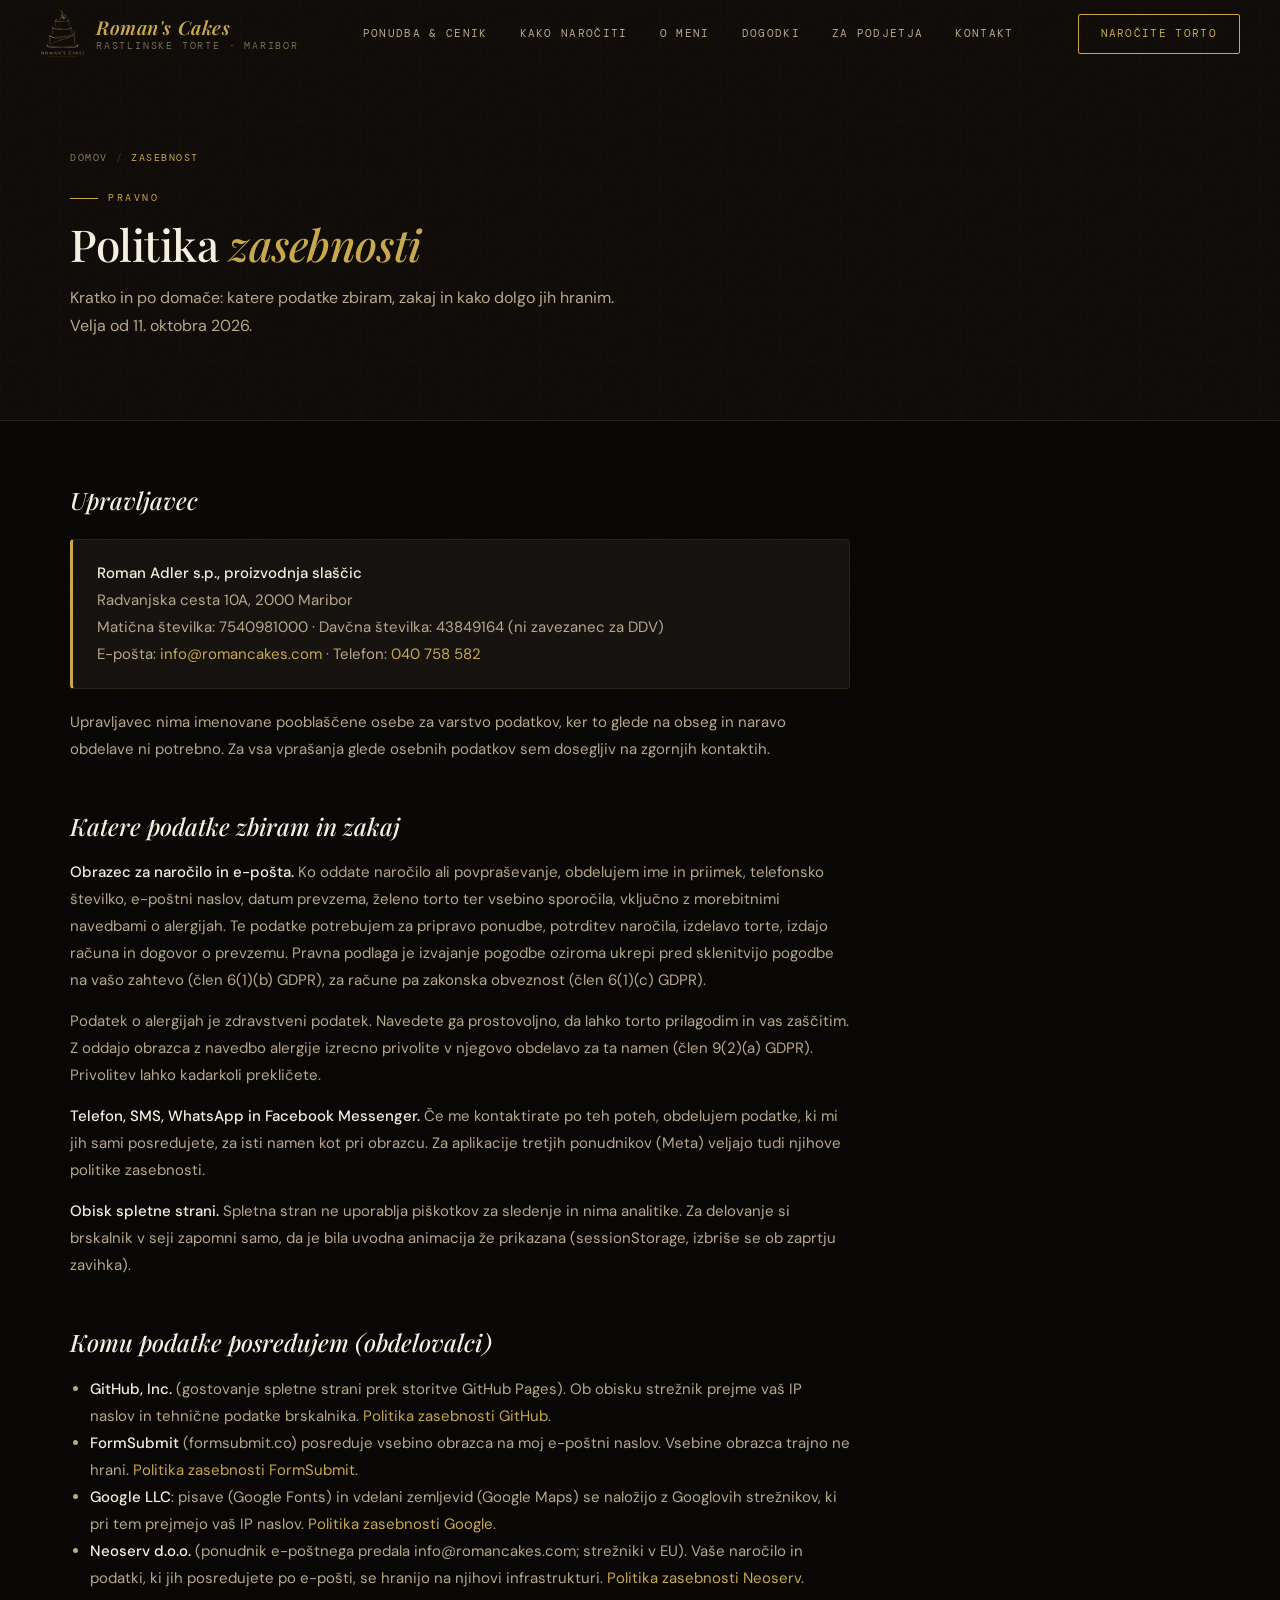
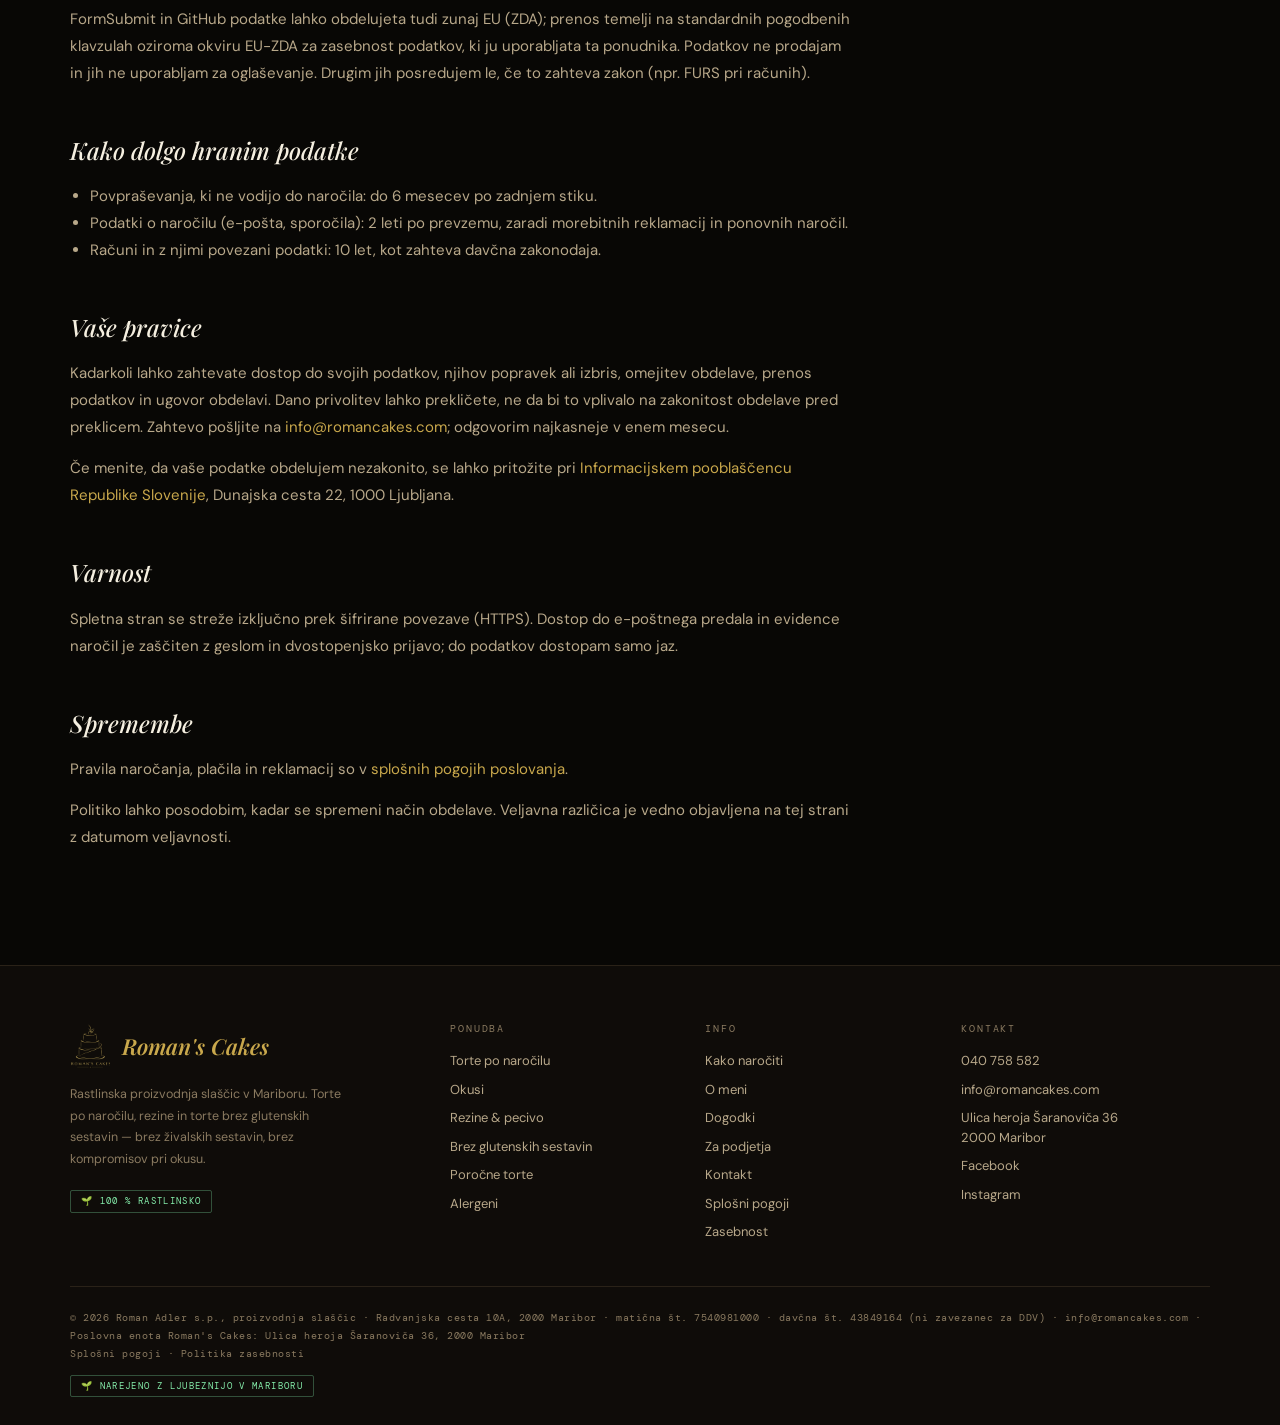
<file: zasebnost/index.html>
<!DOCTYPE html>
<html lang="sl">
<head>
<meta charset="UTF-8"><meta name="viewport" content="width=device-width, initial-scale=1.0">
<title>Politika zasebnosti — Roman's Cakes</title>
<meta name="description" content="Kako Roman Adler s.p. (Roman's Cakes) obdeluje osebne podatke obiskovalcev spletne strani in naročnikov.">
<meta name="robots" content="noindex,follow">
<meta name="theme-color" content="#080705">
<meta property="og:url" content="https://romancakes.com/zasebnost/">
<meta property="og:type" content="website">
<meta property="og:locale" content="sl_SI">
<meta name="twitter:card" content="summary_large_image">
<meta property="og:image" content="https://romancakes.com/slike/web/torta-lesnik.webp">
<link rel="canonical" href="https://romancakes.com/zasebnost/">
<link rel="icon" href="../favicon.ico" sizes="any"><link rel="icon" href="../slike/web/icon-512.png" type="image/png"><link rel="apple-touch-icon" href="../slike/web/apple-touch-icon.png">
<link rel="preconnect" href="https://fonts.googleapis.com"><link rel="preconnect" href="https://fonts.gstatic.com" crossorigin>
<link href="https://fonts.googleapis.com/css2?family=Playfair+Display:ital,wght@0,400;0,500;0,600;0,800;1,400;1,600&family=DM+Sans:wght@300;400;500&family=DM+Mono:wght@300;400&display=swap" rel="stylesheet">
<link rel="stylesheet" href="../assets/site.css?v=2">
<style>
.legal{max-width:780px}
.legal h2{font-family:var(--fd);font-size:24px;font-style:italic;font-weight:500;color:var(--cream);margin:44px 0 14px}
.legal h2:first-child{margin-top:0}
.legal p,.legal li{font-size:15px;color:var(--cream2);line-height:1.8}
.legal p{margin-bottom:14px}
.legal ul{margin:0 0 14px 20px}
.legal a{color:var(--gold)}
.legal strong{color:var(--cream);font-weight:500}
.legal .box{background:var(--bg2);border:1px solid var(--border);border-left:3px solid var(--gold);padding:20px 24px;border-radius:var(--r);margin:20px 0}
.legal .box p{margin:0}
</style>
</head>
<body>
<div id="cur-dot"></div><div id="cur-ring"></div>
<div id="grain"></div>
<div id="pg-overlay"></div>

<nav id="nav" aria-label="Glavna navigacija">
  <div class="nav-i">
    <a href="../" class="nav-logo" aria-label="Roman's Cakes — domov"><img src="../slike/web/logo-gold.png" alt="Roman's Cakes"><div class="nav-logo-text">Roman's Cakes<span>Rastlinske torte · Maribor</span></div></a>
    <ul class="nav-links">
      <li><a href="../ponudba/">Ponudba &amp; cenik</a></li>
      <li><a href="../narocilo/">Kako naročiti</a></li>
      <li><a href="../o-nas/">O meni</a></li>
      <li><a href="../dogodki/">Dogodki</a></li>
      <li><a href="../b2b/">Za podjetja</a></li><li><a href="../kontakt/">Kontakt</a></li>
    </ul>
    <a href="../kontakt/" class="nav-cta">Naročite torto</a>
    <button class="nav-mb" aria-label="Odpri meni" aria-expanded="false" aria-controls="mnav"><span></span><span></span><span></span></button>
  </div>
</nav>
<div id="mnav"><a href="../ponudba/">Ponudba &amp; cenik</a><a href="../narocilo/">Kako naročiti</a><a href="../o-nas/">O meni</a><a href="../dogodki/">Dogodki</a><a href="../b2b/">Za podjetja</a><a href="../kontakt/">Kontakt</a><a href="../kontakt/" class="nav-cta">Naročite torto</a></div>

<main>
<div class="page-hero">
  <div class="wrap">
    <div class="breadcrumb"><a href="../">Domov</a><span>/</span><span class="cur">Zasebnost</span></div>
    <div class="lbl">Pravno</div>
    <h1 class="hd hd-s">Politika <em>zasebnosti</em></h1>
    <p>Kratko in po domače: katere podatke zbiram, zakaj in kako dolgo jih hranim. Velja od 11. oktobra 2026.</p>
  </div>
</div>

<section class="sec" style="padding-top:60px">
  <div class="wrap">
    <div class="legal">
      <h2>Upravljavec</h2>
      <div class="box"><p><strong>Roman Adler s.p., proizvodnja slaščic</strong><br>Radvanjska cesta 10A, 2000 Maribor<br>Matična številka: 7540981000 · Davčna številka: 43849164 (ni zavezanec za DDV)<br>E-pošta: <a href="mailto:info@romancakes.com">info@romancakes.com</a> · Telefon: <a href="tel:+38640758582">040 758 582</a></p></div>
      <p>Upravljavec nima imenovane pooblaščene osebe za varstvo podatkov, ker to glede na obseg in naravo obdelave ni potrebno. Za vsa vprašanja glede osebnih podatkov sem dosegljiv na zgornjih kontaktih.</p>

      <h2>Katere podatke zbiram in zakaj</h2>
      <p><strong>Obrazec za naročilo in e-pošta.</strong> Ko oddate naročilo ali povpraševanje, obdelujem ime in priimek, telefonsko številko, e-poštni naslov, datum prevzema, želeno torto ter vsebino sporočila, vključno z morebitnimi navedbami o alergijah. Te podatke potrebujem za pripravo ponudbe, potrditev naročila, izdelavo torte, izdajo računa in dogovor o prevzemu. Pravna podlaga je izvajanje pogodbe oziroma ukrepi pred sklenitvijo pogodbe na vašo zahtevo (člen 6(1)(b) GDPR), za račune pa zakonska obveznost (člen 6(1)(c) GDPR).</p>
      <p>Podatek o alergijah je zdravstveni podatek. Navedete ga prostovoljno, da lahko torto prilagodim in vas zaščitim. Z oddajo obrazca z navedbo alergije izrecno privolite v njegovo obdelavo za ta namen (člen 9(2)(a) GDPR). Privolitev lahko kadarkoli prekličete.</p>
      <p><strong>Telefon, SMS, WhatsApp in Facebook Messenger.</strong> Če me kontaktirate po teh poteh, obdelujem podatke, ki mi jih sami posredujete, za isti namen kot pri obrazcu. Za aplikacije tretjih ponudnikov (Meta) veljajo tudi njihove politike zasebnosti.</p>
      <p><strong>Obisk spletne strani.</strong> Spletna stran ne uporablja piškotkov za sledenje in nima analitike. Za delovanje si brskalnik v seji zapomni samo, da je bila uvodna animacija že prikazana (sessionStorage, izbriše se ob zaprtju zavihka).</p>

      <h2>Komu podatke posredujem (obdelovalci)</h2>
      <ul>
        <li><strong>GitHub, Inc.</strong> (gostovanje spletne strani prek storitve GitHub Pages). Ob obisku strežnik prejme vaš IP naslov in tehnične podatke brskalnika. <a href="https://docs.github.com/en/site-policy/privacy-policies/github-general-privacy-statement" target="_blank" rel="noopener">Politika zasebnosti GitHub</a>.</li>
        <li><strong>FormSubmit</strong> (formsubmit.co) posreduje vsebino obrazca na moj e-poštni naslov. Vsebine obrazca trajno ne hrani. <a href="https://formsubmit.co/privacy" target="_blank" rel="noopener">Politika zasebnosti FormSubmit</a>.</li>
        <li><strong>Google LLC</strong>: pisave (Google Fonts) in vdelani zemljevid (Google Maps) se naložijo z Googlovih strežnikov, ki pri tem prejmejo vaš IP naslov. <a href="https://policies.google.com/privacy" target="_blank" rel="noopener">Politika zasebnosti Google</a>.</li>
        <li><strong>Neoserv d.o.o.</strong> (ponudnik e-poštnega predala info@romancakes.com; strežniki v EU). Vaše naročilo in podatki, ki jih posredujete po e-pošti, se hranijo na njihovi infrastrukturi. <a href="https://www.neoserv.si/zasebnost/" target="_blank" rel="noopener">Politika zasebnosti Neoserv</a>.</li>
      </ul>
      <p>FormSubmit in GitHub podatke lahko obdelujeta tudi zunaj EU (ZDA); prenos temelji na standardnih pogodbenih klavzulah oziroma okviru EU-ZDA za zasebnost podatkov, ki ju uporabljata ta ponudnika. Podatkov ne prodajam in jih ne uporabljam za oglaševanje. Drugim jih posredujem le, če to zahteva zakon (npr. FURS pri računih).</p>

      <h2>Kako dolgo hranim podatke</h2>
      <ul>
        <li>Povpraševanja, ki ne vodijo do naročila: do 6 mesecev po zadnjem stiku.</li>
        <li>Podatki o naročilu (e-pošta, sporočila): 2 leti po prevzemu, zaradi morebitnih reklamacij in ponovnih naročil.</li>
        <li>Računi in z njimi povezani podatki: 10 let, kot zahteva davčna zakonodaja.</li>
      </ul>

      <h2>Vaše pravice</h2>
      <p>Kadarkoli lahko zahtevate dostop do svojih podatkov, njihov popravek ali izbris, omejitev obdelave, prenos podatkov in ugovor obdelavi. Dano privolitev lahko prekličete, ne da bi to vplivalo na zakonitost obdelave pred preklicem. Zahtevo pošljite na <a href="mailto:info@romancakes.com">info@romancakes.com</a>; odgovorim najkasneje v enem mesecu.</p>
      <p>Če menite, da vaše podatke obdelujem nezakonito, se lahko pritožite pri <a href="https://www.ip-rs.si" target="_blank" rel="noopener">Informacijskem pooblaščencu Republike Slovenije</a>, Dunajska cesta 22, 1000 Ljubljana.</p>

      <h2>Varnost</h2>
      <p>Spletna stran se streže izključno prek šifrirane povezave (HTTPS). Dostop do e-poštnega predala in evidence naročil je zaščiten z geslom in dvostopenjsko prijavo; do podatkov dostopam samo jaz.</p>

      <h2>Spremembe</h2>
      <p>Pravila naročanja, plačila in reklamacij so v <a href="../pogoji/">splošnih pogojih poslovanja</a>.</p>
      <p>Politiko lahko posodobim, kadar se spremeni način obdelave. Veljavna različica je vedno objavljena na tej strani z datumom veljavnosti.</p>
    </div>
  </div>
</section>
</main>

<footer>
  <div class="wrap">
    <div class="footer-grid">
      <div><div class="footer-brand"><img src="../slike/web/logo-gold.png" alt="Roman's Cakes"><b>Roman's Cakes</b></div><p class="footer-desc">Rastlinska proizvodnja slaščic v Mariboru. Torte po naročilu, rezine in torte brez glutenskih sestavin — brez živalskih sestavin, brez kompromisov pri okusu.</p><div style="margin-top:16px"><span class="vegan-badge">🌱 100 % rastlinsko</span></div></div>
      <div><div class="footer-h">Ponudba</div><ul class="footer-links"><li><a href="../ponudba/#torte">Torte po naročilu</a></li><li><a href="../ponudba/#okusi">Okusi</a></li><li><a href="../ponudba/#rezine">Rezine &amp; pecivo</a></li><li><a href="../ponudba/#brezglutensko">Brez glutenskih sestavin</a></li><li><a href="../ponudba/#porocne">Poročne torte</a></li><li><a href="../alergeni/">Alergeni</a></li></ul></div>
      <div><div class="footer-h">Info</div><ul class="footer-links"><li><a href="../narocilo/">Kako naročiti</a></li><li><a href="../o-nas/">O meni</a></li><li><a href="../dogodki/">Dogodki</a></li><li><a href="../b2b/">Za podjetja</a></li><li><a href="../kontakt/">Kontakt</a></li><li><a href="../pogoji/">Splošni pogoji</a></li><li><a href="../zasebnost/">Zasebnost</a></li></ul></div>
      <div><div class="footer-h">Kontakt</div><ul class="footer-links"><li><a href="tel:+38640758582">040 758 582</a></li><li><a href="mailto:info@romancakes.com">info@romancakes.com</a></li><li>Ulica heroja Šaranoviča 36<br>2000 Maribor</li><li><a href="https://www.facebook.com/romanvegancakes" target="_blank" rel="noopener">Facebook</a></li><li><a href="https://www.instagram.com/romanvegancakes" target="_blank" rel="noopener">Instagram</a></li></ul></div>
    </div>
    <div class="footer-bottom"><div class="footer-copy">© <span data-year>2026</span> Roman Adler s.p., proizvodnja slaščic · Radvanjska cesta 10A, 2000 Maribor · matična št. 7540981000 · davčna št. 43849164 (ni zavezanec za DDV) · info@romancakes.com · Poslovna enota Roman's Cakes: Ulica heroja Šaranoviča 36, 2000 Maribor<br><a href="../pogoji/">Splošni pogoji</a> · <a href="../zasebnost/">Politika zasebnosti</a></div><div class="vegan-badge">🌱 Narejeno z ljubeznijo v Mariboru</div></div>
  </div>
</footer>
<script src="../assets/site.js" defer></script>
<!-- Cloudflare Web Analytics --><script type='module' src='https://static.cloudflareinsights.com/beacon.min.js' data-cf-beacon='{"token": "7ed55e5bab9a4c5582dab059dba5359e"}'></script><!-- End Cloudflare Web Analytics -->
</body>
</html>
</file>
<file: assets/site.css>
/* Roman's Cakes — skupni slog za vse strani */
:root{
  --bg0:#080705;--bg1:#0f0c09;--bg2:#161210;--bg3:#1d1814;--bg4:#252019;
  --border:#2a2218;--border2:#3d3326;
  --gold:#c9a84c;--gold2:#e8c96d;--golda:rgba(201,168,76,.12);--goldg:rgba(201,168,76,.25);
  --cream:#f5efe0;--cream2:#b8a88a;--cream3:#8a7a60;
  --green:#86efac;
  --fd:'Playfair Display',Georgia,serif;--fb:'DM Sans',system-ui,sans-serif;--fm:'DM Mono',ui-monospace,monospace;
  --r:4px;--rl:10px;--tr:220ms ease;
}
*,*::before,*::after{box-sizing:border-box;margin:0;padding:0}
html{font-size:16px;scroll-behavior:smooth;-webkit-text-size-adjust:100%}
body{background:var(--bg0);color:var(--cream);font-family:var(--fb);font-weight:400;line-height:1.6;overflow-x:hidden}
::-webkit-scrollbar{width:3px}::-webkit-scrollbar-track{background:var(--bg1)}::-webkit-scrollbar-thumb{background:var(--border2)}
a{text-decoration:none;color:inherit}
img{display:block;max-width:100%;height:auto}
button{font:inherit;color:inherit}
:focus-visible{outline:2px solid var(--gold);outline-offset:3px}
.sr{position:absolute;width:1px;height:1px;overflow:hidden;clip:rect(0 0 0 0);white-space:nowrap}

/* Kazalec po meri samo na napravah z miško */
#cur-dot,#cur-ring{display:none}
@media(hover:hover) and (pointer:fine){
  body.cur,body.cur *{cursor:none!important}
  #cur-dot{display:block;position:fixed;left:-50px;top:-50px;width:7px;height:7px;background:var(--gold);border-radius:50%;pointer-events:none;z-index:99999;transform:translate(-50%,-50%);transition:width 200ms,height 200ms,background 200ms}
  #cur-ring{display:block;position:fixed;left:-50px;top:-50px;width:36px;height:36px;border:1px solid rgba(201,168,76,.55);border-radius:50%;pointer-events:none;z-index:99998;transform:translate(-50%,-50%);transition:width 350ms cubic-bezier(.22,1,.36,1),height 350ms cubic-bezier(.22,1,.36,1)}
  body.ch #cur-dot{width:14px;height:14px;background:var(--gold2)}
  body.ch #cur-ring{width:52px;height:52px;border-color:rgba(201,168,76,.35)}
  body.cc #cur-dot{transform:translate(-50%,-50%) scale(.5)}
}
/* Zrno: majhen ponavljajoč vzorec namesto polnozaslonskega platna */
#grain{position:fixed;inset:0;z-index:99990;pointer-events:none;opacity:.045;mix-blend-mode:overlay;background-repeat:repeat;background-size:200px 200px}
#pg-overlay{position:fixed;inset:0;background:var(--gold);z-index:9997;transform:scaleX(0);transform-origin:left;pointer-events:none}

/* NAV */
#nav{position:fixed;top:0;left:0;right:0;z-index:999;transition:background 300ms,border-color 300ms;border-bottom:1px solid transparent}
#nav.s{background:rgba(8,7,5,.92);backdrop-filter:blur(20px);-webkit-backdrop-filter:blur(20px);border-bottom-color:var(--border)}
.nav-i{display:flex;align-items:center;justify-content:space-between;height:68px;padding:0 40px;max-width:1320px;margin:0 auto;gap:16px}
.nav-logo{display:flex;align-items:center;gap:12px;min-width:0}
.nav-logo img{width:44px;height:52px;object-fit:contain;flex-shrink:0}
.nav-logo-text{font-family:var(--fd);font-size:19px;font-weight:600;font-style:italic;color:var(--gold);letter-spacing:.03em;line-height:1.1;white-space:nowrap}
.nav-logo-text span{font-style:normal;font-weight:300;color:var(--cream3);font-size:10px;display:block;letter-spacing:.18em;font-family:var(--fm);text-transform:uppercase;margin-top:3px}
.nav-links{display:flex;align-items:center;gap:4px;list-style:none}
.nav-links a{display:block;padding:6px 14px;font-family:var(--fm);font-size:11px;letter-spacing:.12em;text-transform:uppercase;color:var(--cream2);border-radius:var(--r);transition:all var(--tr)}
.nav-links a:hover,.nav-links a.active{color:var(--cream);background:var(--bg3)}
.nav-links a.active{color:var(--gold)}
.nav-cta{font-family:var(--fm);font-size:11px;letter-spacing:.12em;text-transform:uppercase;padding:10px 22px;border:1px solid var(--gold);color:var(--gold);border-radius:2px;transition:all var(--tr);background:transparent;white-space:nowrap}
.nav-cta:hover{background:var(--gold);color:var(--bg0)}
.nav-mb{display:none;flex-direction:column;gap:5px;background:none;border:none;padding:10px;cursor:pointer}
.nav-mb span{display:block;width:22px;height:1.5px;background:var(--cream2);transition:all 300ms}
.nav-mb[aria-expanded="true"] span:nth-child(1){transform:translateY(6.5px) rotate(45deg)}
.nav-mb[aria-expanded="true"] span:nth-child(2){opacity:0}
.nav-mb[aria-expanded="true"] span:nth-child(3){transform:translateY(-6.5px) rotate(-45deg)}
#mnav{display:none;position:fixed;top:68px;left:0;right:0;background:rgba(8,7,5,.97);backdrop-filter:blur(20px);border-bottom:1px solid var(--border);z-index:998;padding:12px 24px 20px}
#mnav.o{display:block}
#mnav a{display:block;padding:14px 0;font-family:var(--fm);font-size:13px;letter-spacing:.1em;text-transform:uppercase;color:var(--cream2);border-bottom:1px solid var(--border);transition:color var(--tr)}
#mnav a:hover,#mnav a.active{color:var(--gold)}
#mnav .nav-cta{display:inline-block;margin-top:18px;border-bottom:1px solid var(--gold);text-align:center}

/* UTILS */
.wrap{max-width:1220px;margin:0 auto;padding:0 40px}
.sec{padding:100px 0}
.lbl{font-family:var(--fm);font-size:10px;letter-spacing:.25em;text-transform:uppercase;color:var(--gold);margin-bottom:14px;display:flex;align-items:center;gap:10px}
.lbl::before{content:'';display:block;width:28px;height:1px;background:var(--gold);flex-shrink:0}
.hd{font-family:var(--fd);font-size:clamp(34px,5vw,64px);font-weight:500;line-height:1.08;letter-spacing:-.01em;color:var(--cream)}
.hd em{font-style:italic;color:var(--gold)}
.hd-s{font-size:clamp(26px,3.5vw,44px)}
.sub{font-size:16px;font-weight:300;color:var(--cream2);line-height:1.78;max-width:560px}
.tag{display:inline-block;padding:3px 10px;font-family:var(--fm);font-size:9px;letter-spacing:.15em;text-transform:uppercase;border:1px solid;border-radius:2px;white-space:nowrap}
.tag-g{color:var(--gold);border-color:rgba(201,168,76,.3);background:var(--golda)}
.tag-v{color:var(--green);border-color:rgba(134,239,172,.3);background:rgba(134,239,172,.08)}
.tag-a{color:#f0b0a0;border-color:rgba(240,176,160,.3);background:rgba(240,176,160,.08)}
.btn{display:inline-flex;align-items:center;gap:8px;font-family:var(--fm);font-size:11px;letter-spacing:.14em;text-transform:uppercase;padding:14px 30px;border-radius:2px;border:none;transition:all var(--tr);cursor:pointer}
.btn-g{background:var(--gold);color:var(--bg0);font-weight:500}
.btn-g:hover{background:var(--gold2);box-shadow:0 0 32px rgba(201,168,76,.3)}
.btn-o{background:transparent;border:1px solid var(--border2);color:var(--cream2)}
.btn-o:hover{border-color:var(--gold);color:var(--gold)}
.page-hero{padding:150px 0 80px;background:var(--bg1);border-bottom:1px solid var(--border);position:relative;overflow:hidden}
.page-hero::before{content:'';position:absolute;inset:0;background-image:linear-gradient(rgba(201,168,76,.02) 1px,transparent 1px),linear-gradient(90deg,rgba(201,168,76,.02) 1px,transparent 1px);background-size:60px 60px}
.page-hero .wrap{position:relative}
.page-hero p{font-size:16px;color:var(--cream2);margin-top:16px;max-width:560px;line-height:1.75}
.page-hero-num{position:absolute;right:60px;top:50%;transform:translateY(-50%);font-family:var(--fd);font-size:200px;font-weight:800;color:rgba(201,168,76,.04);line-height:1;pointer-events:none}
.breadcrumb{display:flex;align-items:center;gap:8px;font-family:var(--fm);font-size:10px;letter-spacing:.15em;text-transform:uppercase;color:var(--cream3);margin-bottom:24px}
.breadcrumb a{color:var(--cream3);transition:color var(--tr)}.breadcrumb a:hover{color:var(--gold)}
.breadcrumb span{color:var(--border2)}.breadcrumb .cur{color:var(--gold)}
.cta-band{background:var(--bg2);border-top:1px solid var(--border);border-bottom:1px solid var(--border);padding:80px 0;text-align:center}
.cta-band h2{font-family:var(--fd);font-size:clamp(26px,4vw,48px);font-weight:400;font-style:italic;color:var(--cream);margin-bottom:12px}
.cta-band h2 em{color:var(--gold)}
.cta-band p{font-size:15px;color:var(--cream2);margin-bottom:32px}
.cta-band .acts{display:flex;gap:14px;justify-content:center;flex-wrap:wrap}
.note{font-size:12.5px;color:var(--cream3);line-height:1.7}
.rv{opacity:0;transform:translateY(28px);transition:opacity 700ms ease,transform 700ms cubic-bezier(.22,1,.36,1)}
.rv.in{opacity:1;transform:none}

/* NOVICE */
.news-grid{display:grid;grid-template-columns:repeat(3,1fr);gap:20px;margin-top:40px}
.news-card{background:var(--bg0);border:1px solid var(--border);border-radius:2px;padding:28px 26px;display:flex;flex-direction:column;gap:12px;transition:border-color var(--tr)}
.news-card:hover{border-color:var(--border2)}
.news-meta{display:flex;align-items:center;gap:10px}
.news-cat{font-family:var(--fm);font-size:9px;letter-spacing:.15em;text-transform:uppercase;color:var(--gold);border:1px solid rgba(201,168,76,.3);padding:2px 8px;border-radius:2px}
.news-date{font-family:var(--fm);font-size:10px;letter-spacing:.1em;color:var(--cream3);text-transform:uppercase}
.news-t{font-family:var(--fd);font-size:clamp(17px,1.8vw,21px);font-weight:400;color:var(--cream);line-height:1.3}
.news-d{font-size:13.5px;color:var(--cream2);line-height:1.72;flex:1}
.news-link{font-family:var(--fm);font-size:10px;letter-spacing:.14em;text-transform:uppercase;color:var(--gold);transition:opacity var(--tr);align-self:flex-start}
.news-link:hover{opacity:.7}
@media(max-width:768px){.news-grid{grid-template-columns:1fr}}
@media(min-width:769px) and (max-width:1024px){.news-grid{grid-template-columns:1fr 1fr}}

/* FOOTER */
footer{background:var(--bg1);border-top:1px solid var(--border);padding:56px 0 28px}
.footer-grid{display:grid;grid-template-columns:1.6fr 1fr 1fr 1.2fr;gap:48px;margin-bottom:44px}
.footer-brand{display:flex;align-items:center;gap:12px;margin-bottom:14px}
.footer-brand img{width:40px;height:48px;object-fit:contain}
.footer-brand b{font-family:var(--fd);font-size:22px;font-weight:600;font-style:italic;color:var(--gold)}
.footer-desc{font-size:12.5px;color:var(--cream3);line-height:1.72;max-width:280px}
.footer-h{font-family:var(--fm);font-size:9.5px;letter-spacing:.2em;text-transform:uppercase;color:var(--cream3);margin-bottom:14px}
.footer-links{list-style:none;display:flex;flex-direction:column;gap:9px}
.footer-links a,.footer-links li{font-size:13px;color:var(--cream2);transition:color var(--tr);line-height:1.5}
.footer-links a:hover{color:var(--gold)}
.footer-bottom{border-top:1px solid var(--border);padding-top:22px;display:flex;justify-content:space-between;align-items:center;gap:12px;flex-wrap:wrap}
.footer-copy{font-family:var(--fm);font-size:10px;color:var(--cream3);letter-spacing:.05em;line-height:1.8}
.footer-copy a:hover{color:var(--gold)}
.vegan-badge{display:inline-flex;align-items:center;gap:5px;padding:3px 10px;border:1px solid rgba(134,239,172,.3);border-radius:2px;color:var(--green);font-size:9px;letter-spacing:.15em;font-family:var(--fm);text-transform:uppercase}

@media(max-width:1024px){.footer-grid{grid-template-columns:1fr 1fr}}
@media(max-width:768px){
  .wrap{padding:0 20px}.sec{padding:64px 0}
  .nav-i{padding:0 16px}.nav-links,.nav-i>.nav-cta{display:none}.nav-mb{display:flex}
  .nav-logo-text{font-size:17px}
  .page-hero{padding:120px 0 56px}.page-hero-num{display:none}
  .footer-grid{grid-template-columns:1fr;gap:32px}
  .cta-band{padding:60px 0}
}
/* WHATSAPP */
#wa-btn{position:fixed;bottom:28px;right:28px;z-index:990;background:#25d366;color:#fff;border-radius:50%;width:56px;height:56px;display:flex;align-items:center;justify-content:center;box-shadow:0 4px 20px rgba(37,211,102,.4);opacity:0;visibility:hidden;transition:opacity 400ms,visibility 400ms,transform 300ms cubic-bezier(.22,1,.36,1);transform:scale(.7)}
#wa-btn.show{opacity:1;visibility:visible;transform:scale(1)}
#wa-btn:hover{background:#1fba59;box-shadow:0 6px 28px rgba(37,211,102,.55);transform:scale(1.1)!important}
#wa-btn svg{width:27px;height:27px;fill:#fff;flex-shrink:0}
@media(max-width:768px){#wa-btn{bottom:18px;right:14px;width:50px;height:50px}#wa-btn svg{width:23px;height:23px}}

/* MNENJA */
.rev-grid{display:grid;grid-template-columns:repeat(4,1fr);gap:20px;margin-top:44px}
.rev-card{background:var(--bg2);border:1px solid var(--border);border-radius:var(--rl);padding:32px 28px;display:flex;flex-direction:column;position:relative;overflow:hidden;transition:border-color 250ms,transform 250ms}
.rev-card:hover{border-color:var(--border2);transform:translateY(-3px)}
.rev-card::before{content:'';position:absolute;top:0;left:0;right:0;height:1px;background:linear-gradient(90deg,transparent,var(--gold),transparent);opacity:0;transition:opacity 300ms}
.rev-card:hover::before{opacity:1}
.rev-open{font-family:var(--fd);font-size:52px;color:rgba(201,168,76,.2);line-height:.8;margin-bottom:10px}
.rev-q{font-family:var(--fd);font-size:clamp(15px,1.4vw,17px);font-style:italic;color:var(--cream);line-height:1.65;flex:1;margin-bottom:22px}
.rev-who{border-top:1px solid var(--border);padding-top:14px;display:flex;justify-content:space-between;align-items:center;flex-wrap:wrap;gap:6px}
.rev-name{font-family:var(--fd);font-style:italic;font-size:16px;color:var(--cream)}
.rev-occ{font-family:var(--fm);font-size:9px;letter-spacing:.18em;text-transform:uppercase;color:var(--gold)}
.rev-stars{color:var(--gold);font-size:12px;letter-spacing:1px;margin-bottom:14px}
.rev-source{display:flex;align-items:center;gap:6px;margin-bottom:10px}
.rev-source span{font-family:var(--fm);font-size:9px;letter-spacing:.14em;text-transform:uppercase;color:var(--cream3)}
@media(max-width:1280px){.rev-grid{grid-template-columns:repeat(2,1fr)}}
@media(max-width:600px){.rev-grid{grid-template-columns:1fr}}
@media(max-width:640px){.rev-grid{grid-template-columns:1fr}}

/* GALERIJA */
.gal-grid{display:grid;grid-template-columns:repeat(4,1fr);grid-auto-rows:260px;gap:3px}
.gal-it{overflow:hidden;background:var(--bg2)}
.gal-it img{width:100%;height:100%;object-fit:cover;filter:brightness(.85) saturate(.85);transition:transform 500ms cubic-bezier(.22,1,.36,1),filter 400ms}
.gal-it:hover img{transform:scale(1.07);filter:brightness(1) saturate(1)}
@media(max-width:1024px){.gal-grid{grid-template-columns:repeat(3,1fr);grid-auto-rows:220px}}
@media(max-width:640px){.gal-grid{grid-template-columns:repeat(2,1fr);grid-auto-rows:180px}}

/* KALKULATOR */
.calc-box{background:var(--bg2);border:1px solid var(--border);border-radius:var(--rl);padding:40px;margin-top:40px;max-width:700px}
.calc-row{margin-bottom:26px}
.calc-lbl{font-family:var(--fm);font-size:10px;letter-spacing:.2em;text-transform:uppercase;color:var(--cream3);margin-bottom:12px;display:block}
.calc-opts{display:flex;gap:8px;flex-wrap:wrap}
.calc-opt{background:var(--bg3);border:1px solid var(--border2);border-radius:var(--r);padding:10px 18px;font-family:var(--fm);font-size:12px;letter-spacing:.06em;color:var(--cream2);cursor:pointer;transition:all var(--tr);user-select:none}
.calc-opt:hover{border-color:var(--gold);color:var(--cream)}
.calc-opt.sel{border-color:var(--gold);color:var(--bg0);background:var(--gold)}
.calc-chk{display:flex;align-items:center;gap:12px;padding:12px 16px;background:var(--bg3);border:1px solid var(--border2);border-radius:var(--r);cursor:pointer;transition:border-color var(--tr);width:fit-content}
.calc-chk:hover{border-color:var(--gold)}
.calc-chk input{accent-color:var(--gold);width:15px;height:15px;cursor:pointer}
.calc-chk span{font-family:var(--fm);font-size:12px;letter-spacing:.06em;color:var(--cream2)}
.calc-result{background:var(--bg0);border:1px solid var(--border2);border-radius:var(--r);padding:24px 28px;display:flex;align-items:center;justify-content:space-between;gap:20px;margin-top:8px;flex-wrap:wrap}
.calc-price{font-family:var(--fd);font-size:clamp(32px,5vw,52px);font-style:italic;color:var(--gold);line-height:1}
.calc-breakdown{font-family:var(--fm);font-size:10.5px;color:var(--cream3);line-height:1.8;letter-spacing:.04em}
@media(max-width:600px){.calc-box{padding:24px 18px}}

@media(prefers-reduced-motion:reduce){
  html{scroll-behavior:auto}
  *,*::before,*::after{animation-duration:.01ms!important;animation-iteration-count:1!important;transition-duration:.01ms!important}
  .rv{opacity:1;transform:none}
  #grain{display:none}
}
</file>
